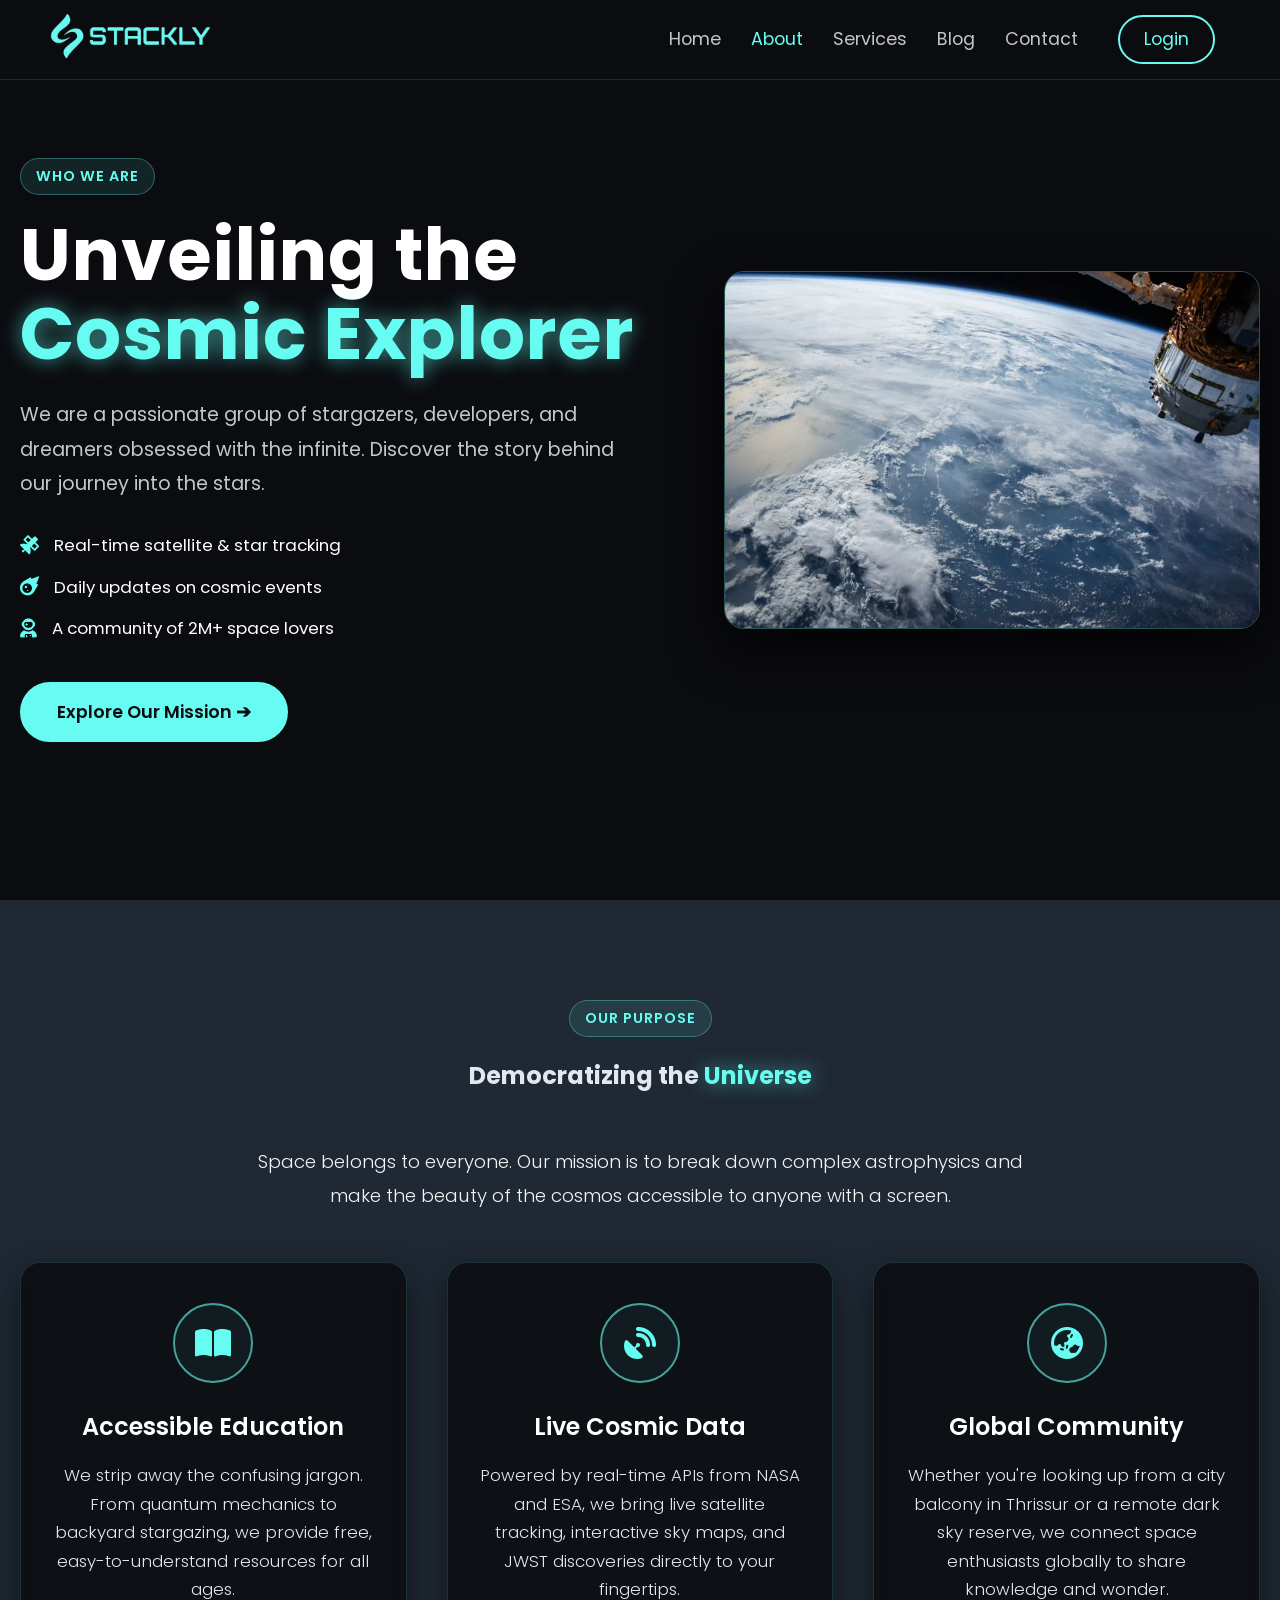
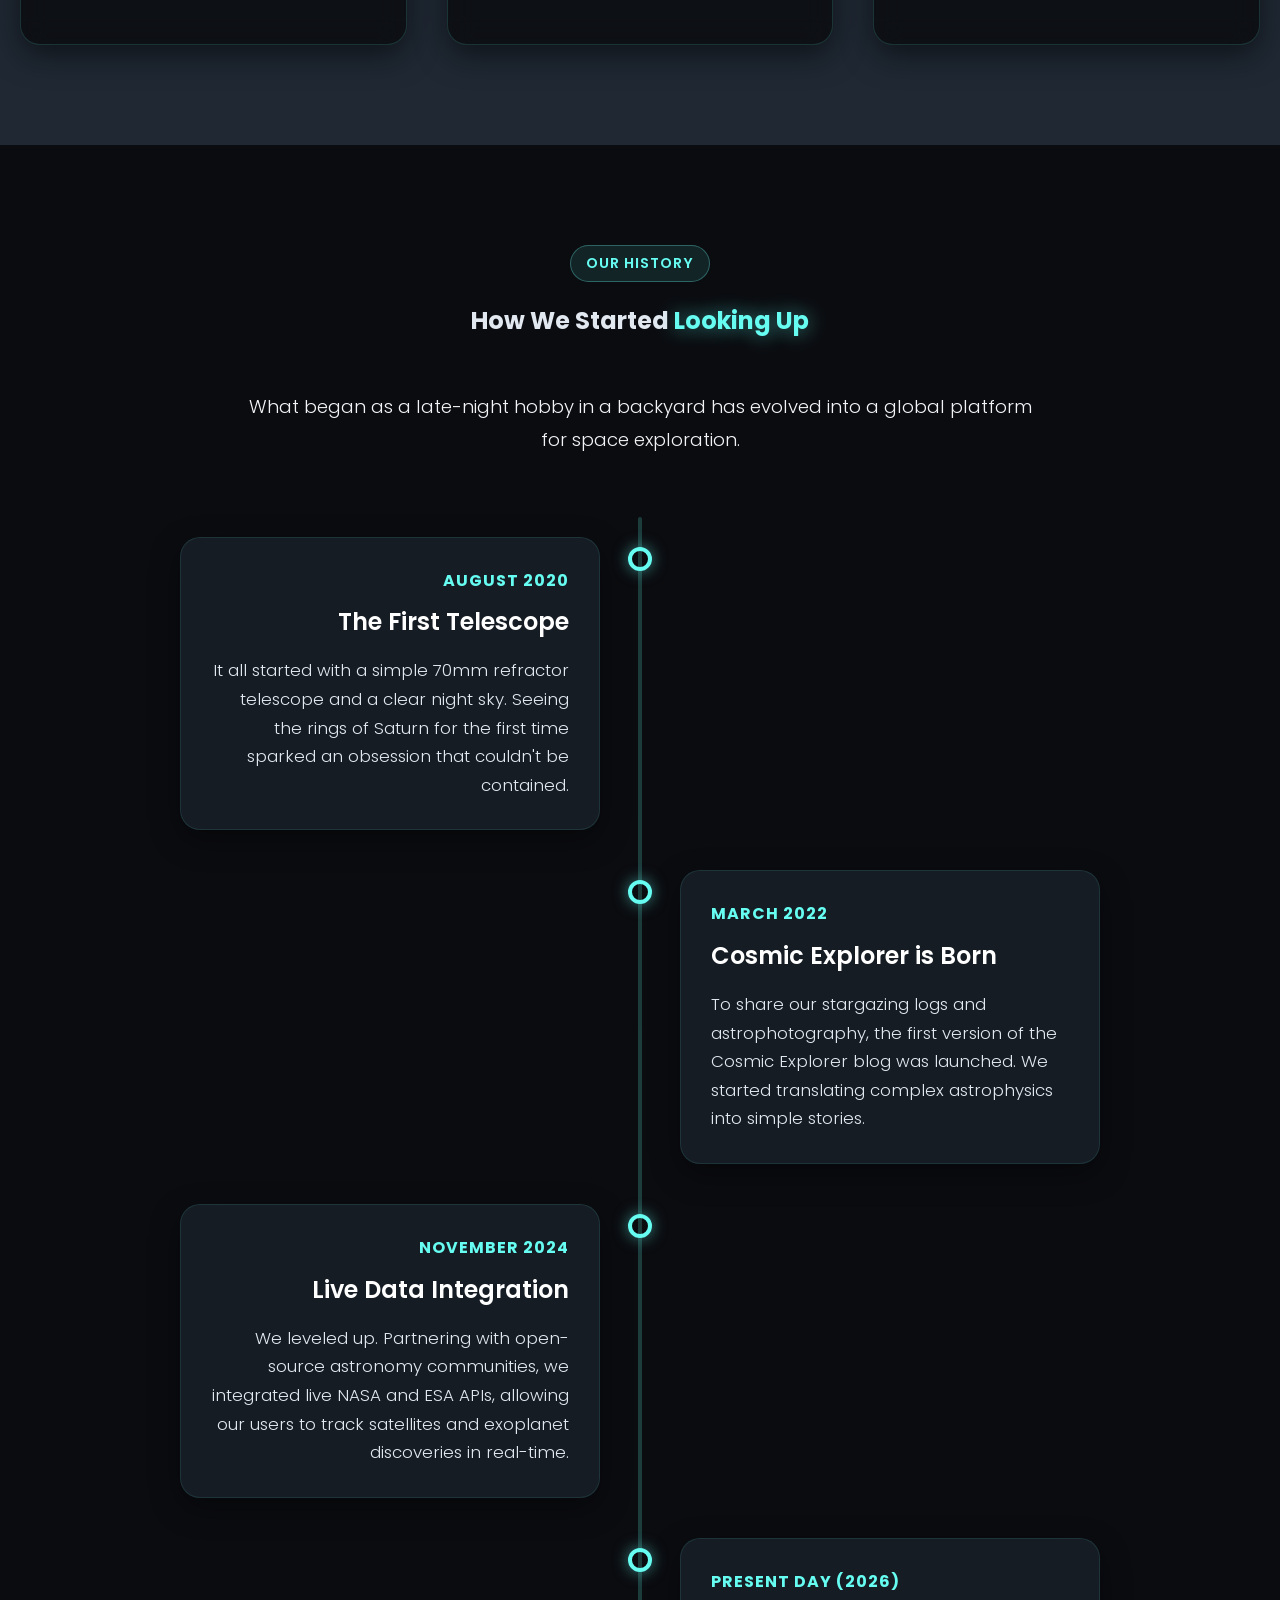
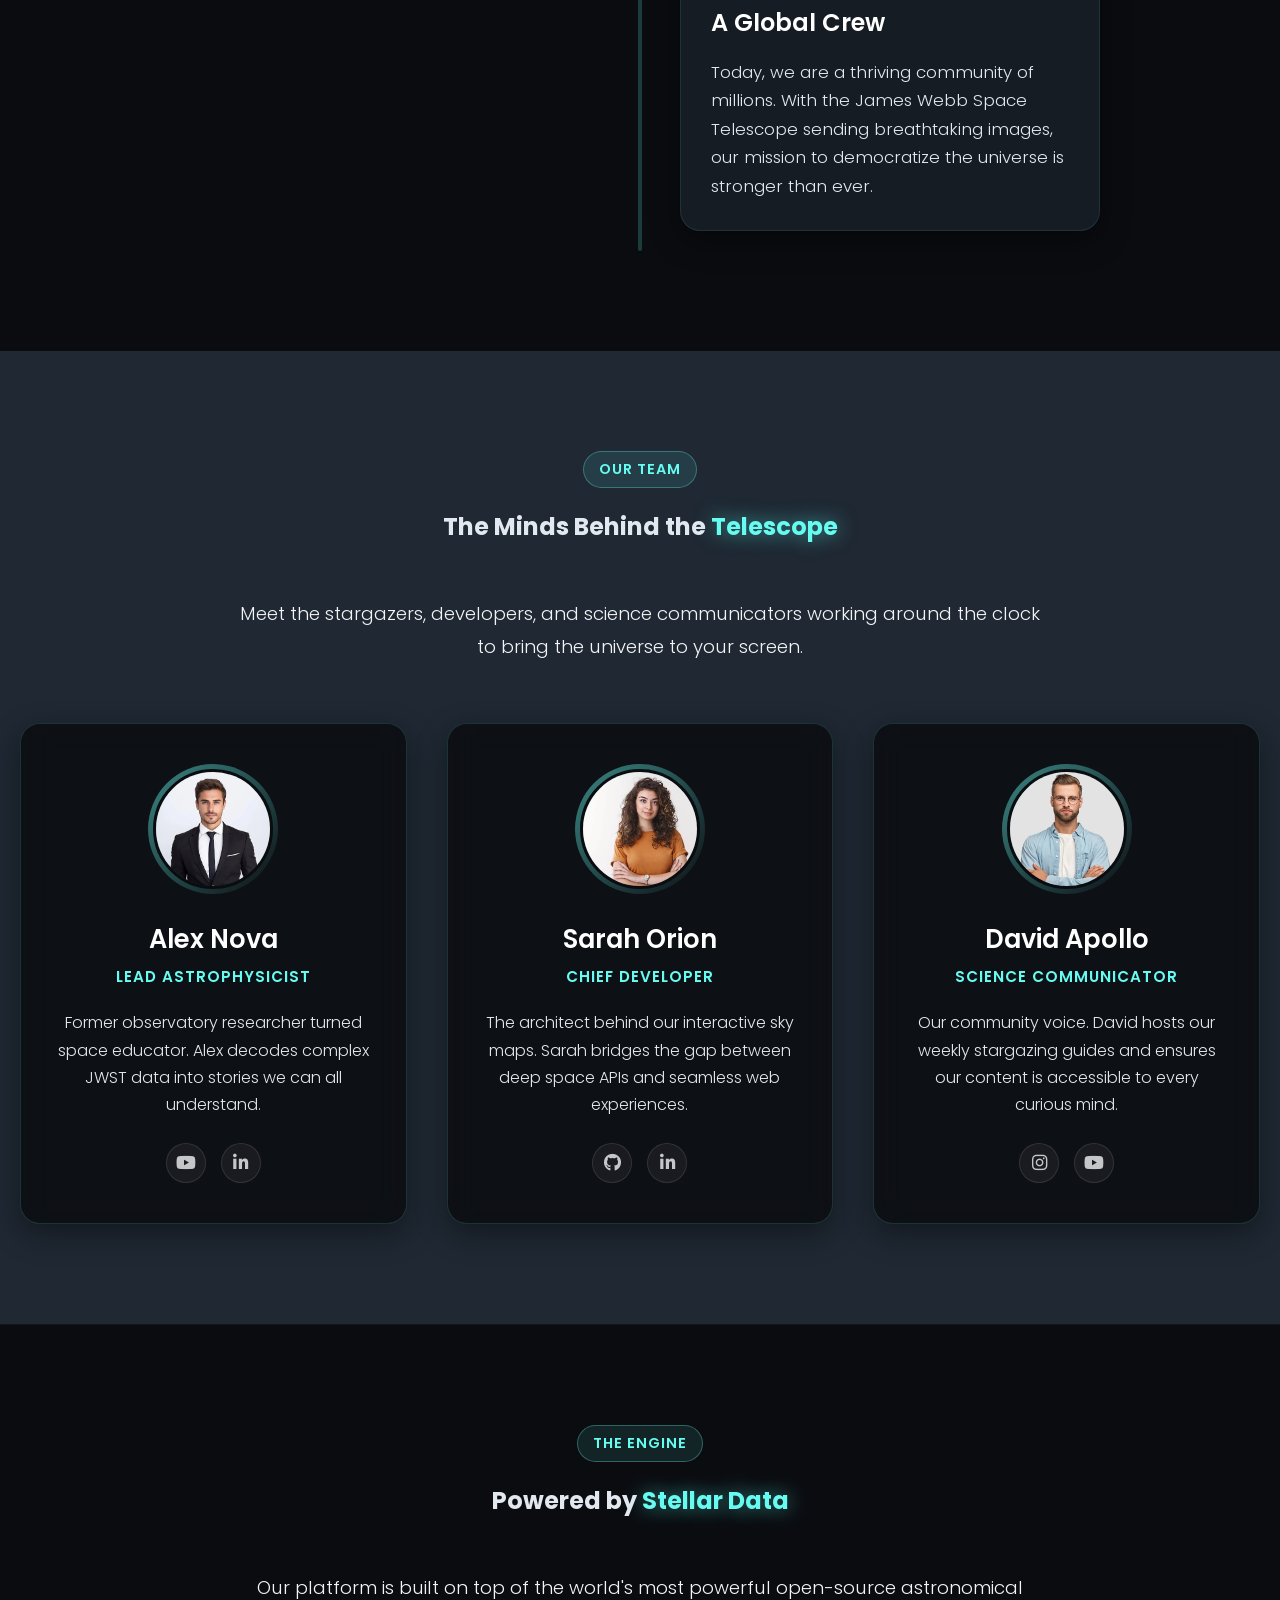
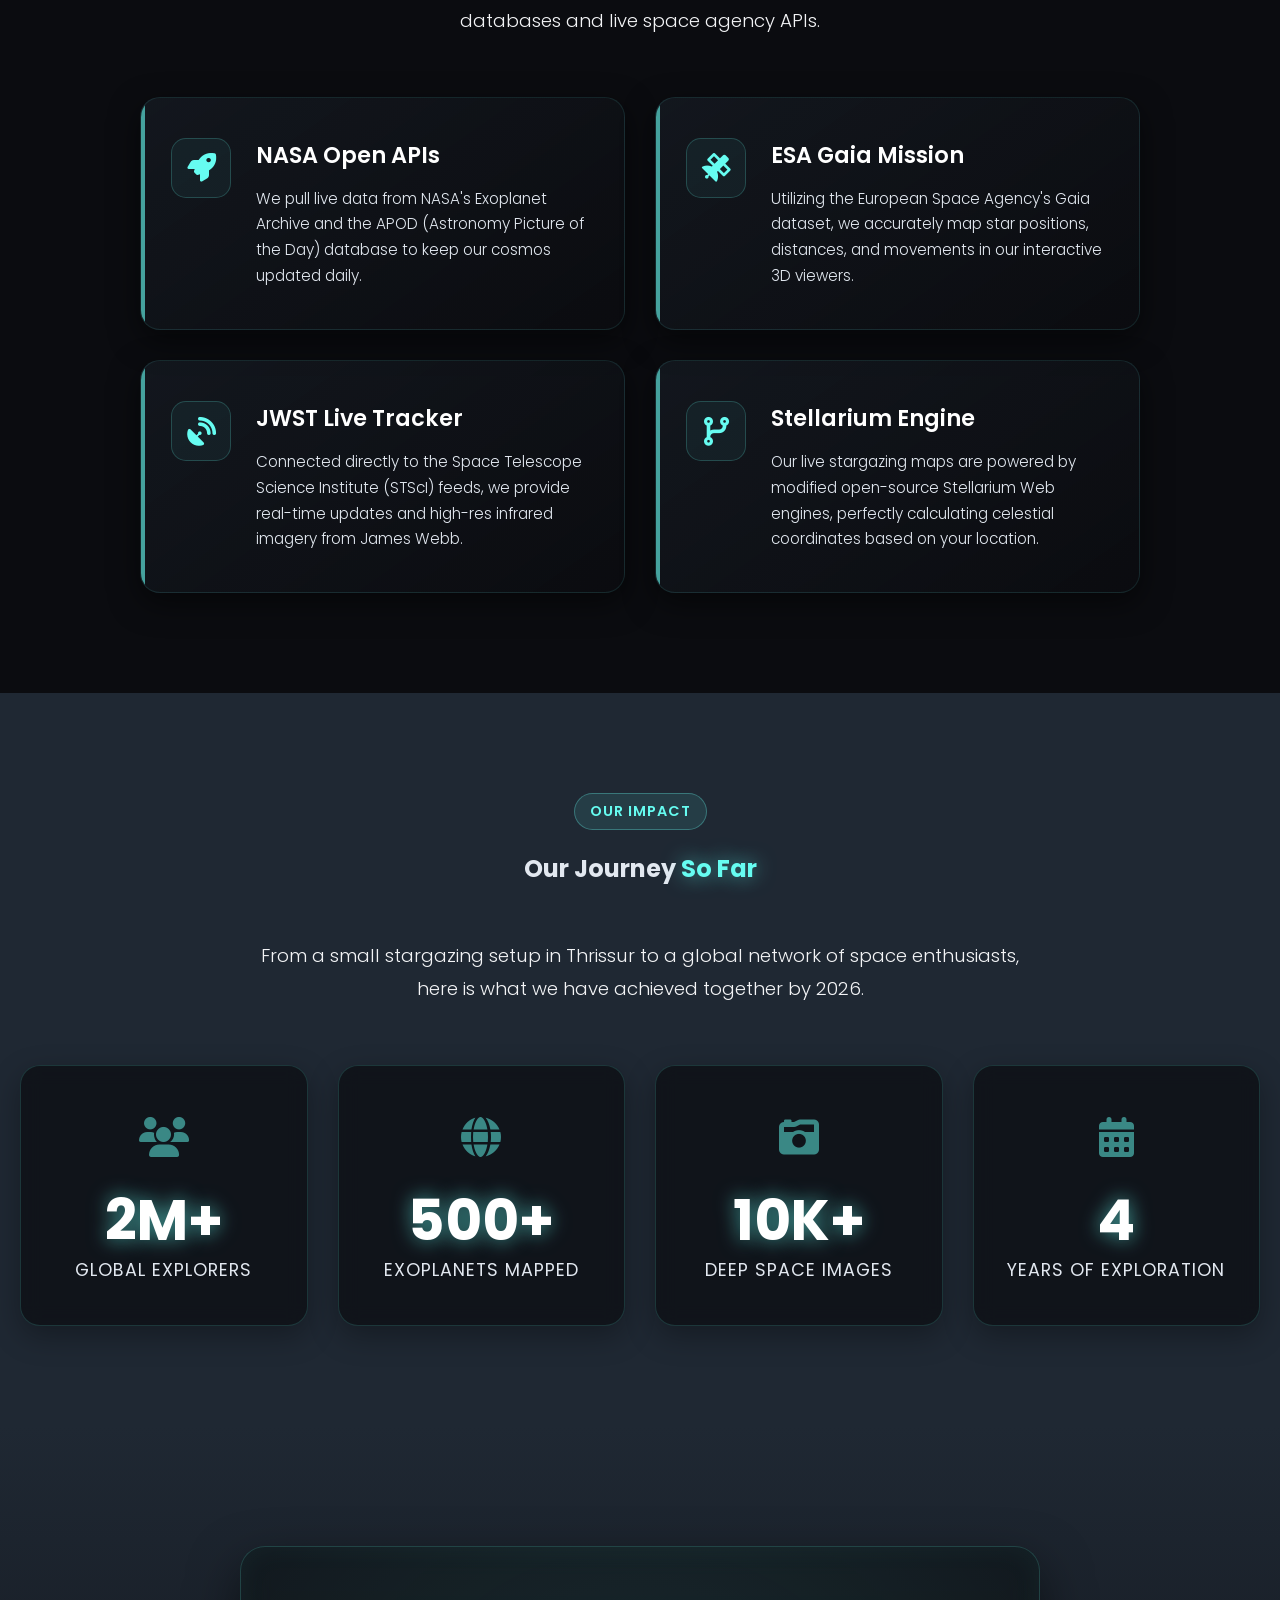
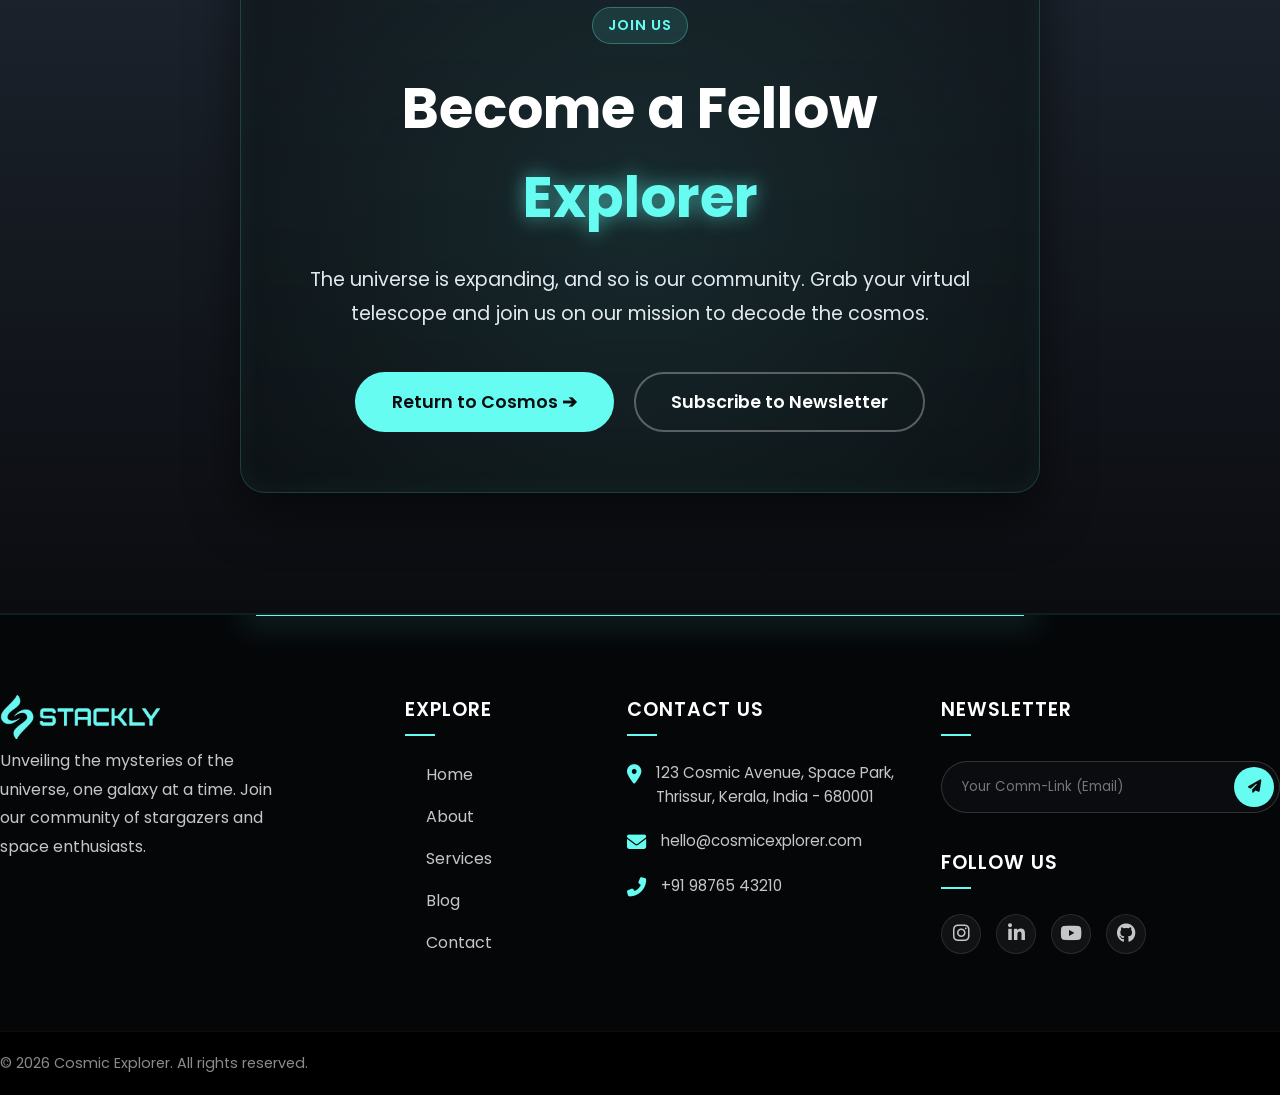
<file: about.html>
<!DOCTYPE html>
<html lang="en">

<head>
    <meta charset="UTF-8">
    <meta name="viewport" content="width=device-width, initial-scale=1.0">
    <title>About</title>
    <link rel="stylesheet" href="about.css">
    <link rel="stylesheet" href="Astronomy.css">
    <link rel="stylesheet" href="https://cdnjs.cloudflare.com/ajax/libs/font-awesome/6.4.0/css/all.min.css">
    <link href="https://unpkg.com/aos@2.3.1/dist/aos.css" rel="stylesheet">
</head>

<body>



    <nav class="navbar">
        <a href="index.html" class="logo-container">
            <img src="./asset/aqua_logo.webp" alt="Company Logo" class="logo-img">
        </a>



        <div class="menu-btn" id="menu-btn">
            <span></span>
            <span></span>
            <span></span>
        </div>


        <ul class="nav-links" id="nav-links">
            <li><a href="index.html">Home</a></li>
            <li><a href="about.html" class="nav-link active">About</a></li>
            <li><a href="services.html">Services</a></li>
            <li><a href="blog.html">Blog</a></li>
            <li><a href="contact.html">Contact</a></li>
            <li><a href="login.html" class="login-btn">Login</a></li>
        </ul>
    </nav>


    <header id="about-hero" class="about-hero-section">
        <div class="container hero-container">


            <div class="hero-text" data-aos="fade-up" data-aos-duration="1500">
                <div class="badge">Who We Are</div>
                <h1 class="hero-title">Unveiling the <br><span class="text-glow">Cosmic Explorer</span></h1>
                <p class="hero-subtitle">We are a passionate group of stargazers, developers, and dreamers obsessed with
                    the infinite. Discover the story behind our journey into the stars.</p>


                <ul class="hero-highlights">
                    <li><i class="fas fa-satellite"></i> Real-time satellite & star tracking</li>
                    <li><i class="fas fa-meteor"></i> Daily updates on cosmic events</li>
                    <li><i class="fas fa-user-astronaut"></i> A community of 2M+ space lovers</li>
                </ul>

                <div class="hero-buttons">
                    <a href="404.html" class="btn-primary">Explore Our Mission ➔</a>
                </div>
            </div>


            <div class="hero-img-box" data-aos="fade-down" data-aos-duration="1500" data-aos-delay="200">
                <img src="./asset/ph13.webp" alt="Astronaut viewing Earth" class="floating-hero-img">
                <div class="hero-img-glow"></div>
            </div>

        </div>
    </header>


    <section id="mission" class="mission-section">
        <div class="container">


            <div class="section-header text-center" data-aos="fade-up" data-aos-duration="1000">
                <div class="badge">Our Purpose</div>
                <h2 class="section-title">Democratizing the <span class="text-glow">Universe</span></h2>
                <div class="title-underline center-line"></div>
                <p class="section-subtitle">Space belongs to everyone. Our mission is to break down complex astrophysics
                    and make the beauty of the cosmos accessible to anyone with a screen.</p>
            </div>


            <div class="mission-grid">


                <div class="mission-card" data-aos="zoom-in-up" data-aos-duration="1000" data-aos-delay="100">
                    <div class="mission-icon">
                        <i class="fas fa-book-open"></i>
                    </div>
                    <h3>Accessible Education</h3>
                    <p>We strip away the confusing jargon. From quantum mechanics to backyard stargazing, we provide
                        free, easy-to-understand resources for all ages.</p>
                </div>


                <div class="mission-card" data-aos="zoom-in-up" data-aos-duration="1000" data-aos-delay="300">
                    <div class="mission-icon">
                        <i class="fas fa-satellite-dish"></i>
                    </div>
                    <h3>Live Cosmic Data</h3>
                    <p>Powered by real-time APIs from NASA and ESA, we bring live satellite tracking, interactive sky
                        maps, and JWST discoveries directly to your fingertips.</p>
                </div>


                <div class="mission-card" data-aos="zoom-in-up" data-aos-duration="1000" data-aos-delay="500">
                    <div class="mission-icon">
                        <i class="fas fa-globe-asia"></i>
                    </div>
                    <h3>Global Community</h3>
                    <p>Whether you're looking up from a city balcony in Thrissur or a remote dark sky reserve, we
                        connect space enthusiasts globally to share knowledge and wonder.</p>
                </div>

            </div>

        </div>
    </section>


    <section id="origin" class="origin-section">
        <div class="container">


            <div class="section-header text-center" data-aos="fade-down" data-aos-duration="1000">
                <div class="badge">Our History</div>
                <h2 class="section-title">How We Started <span class="text-glow">Looking Up</span></h2>
                <div class="title-underline center-line"></div>
                <p class="section-subtitle">What began as a late-night hobby in a backyard has evolved into a global
                    platform for space exploration.</p>
            </div>


            <div class="timeline-container">


                <div class="timeline-item left" data-aos="fade-up" data-aos-duration="1200">
                    <div class="timeline-dot"></div>
                    <div class="timeline-content">
                        <span class="timeline-date">August 2020</span>
                        <h3>The First Telescope</h3>
                        <p>It all started with a simple 70mm refractor telescope and a clear night sky. Seeing the rings
                            of Saturn for the first time sparked an obsession that couldn't be contained.</p>
                    </div>
                </div>


                <div class="timeline-item right" data-aos="fade-down" data-aos-duration="1200">
                    <div class="timeline-dot"></div>
                    <div class="timeline-content">
                        <span class="timeline-date">March 2022</span>
                        <h3>Cosmic Explorer is Born</h3>
                        <p>To share our stargazing logs and astrophotography, the first version of the Cosmic Explorer
                            blog was launched. We started translating complex astrophysics into simple stories.</p>
                    </div>
                </div>


                <div class="timeline-item left" data-aos="fade-up" data-aos-duration="1200">
                    <div class="timeline-dot"></div>
                    <div class="timeline-content">
                        <span class="timeline-date">November 2024</span>
                        <h3>Live Data Integration</h3>
                        <p>We leveled up. Partnering with open-source astronomy communities, we integrated live NASA and
                            ESA APIs, allowing our users to track satellites and exoplanet discoveries in real-time.</p>
                    </div>
                </div>


                <div class="timeline-item right" data-aos="fade-down" data-aos-duration="1200">
                    <div class="timeline-dot"></div>
                    <div class="timeline-content">
                        <span class="timeline-date">Present Day (2026)</span>
                        <h3>A Global Crew</h3>
                        <p>Today, we are a thriving community of millions. With the James Webb Space Telescope sending
                            breathtaking images, our mission to democratize the universe is stronger than ever.</p>
                    </div>
                </div>

            </div>

        </div>
    </section>


    <section id="crew" class="crew-section">
        <div class="container">


            <div class="section-header text-center" data-aos="fade-down" data-aos-duration="1000">
                <div class="badge">Our Team</div>
                <h2 class="section-title">The Minds Behind the <span class="text-glow">Telescope</span></h2>
                <div class="title-underline center-line"></div>
                <p class="section-subtitle">Meet the stargazers, developers, and science communicators working around
                    the clock to bring the universe to your screen.</p>
            </div>


            <div class="crew-grid">


                <div class="crew-card" data-aos="zoom-in-up" data-aos-duration="1200" data-aos-delay="100">
                    <div class="crew-img-wrapper">
                        <img src="./asset/man1.webp" alt="Alex Nova">
                    </div>
                    <h3>Alex Nova</h3>
                    <span class="crew-role">Lead Astrophysicist</span>
                    <p>Former observatory researcher turned space educator. Alex decodes complex JWST data into stories
                        we can all understand.</p>
                    <div class="crew-socials">
                        <a href="404.html" title="X (Twitter)"><i class="fab fa-youtube"></i></a>
                        <a href="404.html" title="LinkedIn"><i class="fab fa-linkedin-in"></i></a>
                    </div>
                </div>


                <div class="crew-card" data-aos="zoom-in-up" data-aos-duration="1200" data-aos-delay="300">
                    <div class="crew-img-wrapper">
                        <img src="./asset/woman1.webp" alt="Sarah Orion">
                    </div>
                    <h3>Sarah Orion</h3>
                    <span class="crew-role">Chief Developer</span>
                    <p>The architect behind our interactive sky maps. Sarah bridges the gap between deep space APIs and
                        seamless web experiences.</p>
                    <div class="crew-socials">
                        <a href="404.html" title="GitHub"><i class="fab fa-github"></i></a>
                        <a href="404.html" title="X (Twitter)"><i class="fab fa-linkedin-in"></i></a>
                    </div>
                </div>


                <div class="crew-card" data-aos="zoom-in-up" data-aos-duration="1200" data-aos-delay="500">
                    <div class="crew-img-wrapper">
                        <img src="./asset/man3.webp" alt="David Apollo">
                    </div>
                    <h3>David Apollo</h3>
                    <span class="crew-role">Science Communicator</span>
                    <p>Our community voice. David hosts our weekly stargazing guides and ensures our content is
                        accessible to every curious mind.</p>
                    <div class="crew-socials">
                        <a href="404.html" title="Instagram"><i class="fab fa-instagram"></i></a>
                        <a href="404.html" title="YouTube"><i class="fab fa-youtube"></i></a>
                    </div>
                </div>

            </div>

        </div>
    </section>


    <section id="technology" class="tech-section">
        <div class="container">


            <div class="section-header text-center" data-aos="fade-down" data-aos-duration="1000">
                <div class="badge">The Engine</div>
                <h2 class="section-title">Powered by <span class="text-glow">Stellar Data</span></h2>
                <div class="title-underline center-line"></div>
                <p class="section-subtitle">Our platform is built on top of the world's most powerful open-source
                    astronomical databases and live space agency APIs.</p>
            </div>


            <div class="tech-grid">


                <div class="tech-card" data-aos="fade-up" data-aos-duration="1200" data-aos-delay="100">
                    <div class="tech-icon"><i class="fas fa-rocket"></i></div>
                    <div class="tech-info">
                        <h3>NASA Open APIs</h3>
                        <p>We pull live data from NASA's Exoplanet Archive and the APOD (Astronomy Picture of the Day)
                            database to keep our cosmos updated daily.</p>
                    </div>
                </div>


                <div class="tech-card" data-aos="fade-down" data-aos-duration="1200" data-aos-delay="200">
                    <div class="tech-icon"><i class="fas fa-satellite"></i></div>
                    <div class="tech-info">
                        <h3>ESA Gaia Mission</h3>
                        <p>Utilizing the European Space Agency's Gaia dataset, we accurately map star positions,
                            distances, and movements in our interactive 3D viewers.</p>
                    </div>
                </div>


                <div class="tech-card" data-aos="fade-up" data-aos-duration="1200" data-aos-delay="300">
                    <div class="tech-icon"><i class="fas fa-satellite-dish"></i></div>
                    <div class="tech-info">
                        <h3>JWST Live Tracker</h3>
                        <p>Connected directly to the Space Telescope Science Institute (STScI) feeds, we provide
                            real-time updates and high-res infrared imagery from James Webb.</p>
                    </div>
                </div>


                <div class="tech-card" data-aos="fade-down" data-aos-duration="1200" data-aos-delay="400">
                    <div class="tech-icon"><i class="fas fa-code-branch"></i></div>
                    <div class="tech-info">
                        <h3>Stellarium Engine</h3>
                        <p>Our live stargazing maps are powered by modified open-source Stellarium Web engines,
                            perfectly calculating celestial coordinates based on your location.</p>
                    </div>
                </div>

            </div>

        </div>
    </section>


    <section id="milestones" class="milestones-section">
        <div class="container">


            <div class="section-header text-center" data-aos="zoom-in" data-aos-duration="1000">
                <div class="badge">Our Impact</div>
                <h2 class="section-title">Our Journey <span class="text-glow">So Far</span></h2>
                <div class="title-underline center-line"></div>
                <p class="section-subtitle">From a small stargazing setup in Thrissur to a global network of space
                    enthusiasts, here is what we have achieved together by 2026.</p>
            </div>


            <div class="stats-grid">


                <div class="stat-card" data-aos="fade-up" data-aos-duration="1000" data-aos-delay="100">
                    <div class="stat-icon"><i class="fas fa-users"></i></div>
                    <h3 class="stat-number text-glow">2M+</h3>
                    <p class="stat-label">Global Explorers</p>
                </div>


                <div class="stat-card" data-aos="fade-up" data-aos-duration="1000" data-aos-delay="200">
                    <div class="stat-icon"><i class="fas fa-globe"></i></div>
                    <h3 class="stat-number text-glow">500+</h3>
                    <p class="stat-label">Exoplanets Mapped</p>
                </div>


                <div class="stat-card" data-aos="fade-up" data-aos-duration="1000" data-aos-delay="300">
                    <div class="stat-icon"><i class="fas fa-camera-retro"></i></div>
                    <h3 class="stat-number text-glow">10K+</h3>
                    <p class="stat-label">Deep Space Images</p>
                </div>


                <div class="stat-card" data-aos="fade-up" data-aos-duration="1000" data-aos-delay="400">
                    <div class="stat-icon"><i class="fas fa-calendar-alt"></i></div>
                    <h3 class="stat-number text-glow">4</h3>
                    <p class="stat-label">Years of Exploration</p>
                </div>

            </div>

        </div>
    </section>


    <section id="join-journey" class="join-cta-section">
        <div class="container text-center">

            <div class="cta-content-box" data-aos="zoom-in" data-aos-duration="1200">
                <div class="badge">Join Us</div>
                <h2 class="cta-title">Become a Fellow <span class="text-glow">Explorer</span></h2>
                <p class="cta-subtitle">The universe is expanding, and so is our community. Grab your virtual telescope
                    and join us on our mission to decode the cosmos.</p>

                <div class="cta-actions">
                    <a href="404.html" class="btn-primary">Return to Cosmos ➔</a>
                    <a href="404.html" class="btn-secondary">Subscribe to Newsletter</a>
                </div>
            </div>

        </div>
    </section>

    <footer id="footer" class="premium-footer">
        <div class="container">

            <div class="footer-main-grid">


                <div class="footer-brand-col" data-aos="fade-up" data-aos-duration="1000">
                    <a href="index.html" class="logo-container">
                        <img src="./asset/aqua_logo.webp" alt="Company Logo" class="logo-img">
                    </a>
                    <p class="brand-text">Unveiling the mysteries of the universe, one galaxy at a time. Join our
                        community of stargazers and space enthusiasts.</p>
                </div>


                <div class="footer-link-col" data-aos="fade-up" data-aos-duration="1000" data-aos-delay="100">
                    <h4 class="footer-title">Explore</h4>
                    <ul class="footer-links">
                        <li><a href="index.html">Home</a></li>
                        <li><a href="about.html">About</a></li>
                        <li><a href="services.html">Services</a></li>
                        <li><a href="blog.html">Blog</a></li>
                        <li><a href="contact.html">Contact</a></li>
                    </ul>
                </div>


                <div class="footer-contact-col" data-aos="fade-up" data-aos-duration="1000" data-aos-delay="200">
                    <h4 class="footer-title">Contact Us</h4>
                    <ul class="contact-list">
                        <li>
                            <i class="fas fa-map-marker-alt"></i>
                            <span>123 Cosmic Avenue, Space Park,<br>Thrissur, Kerala, India - 680001</span>
                        </li>
                        <li>
                            <i class="fas fa-envelope"></i>
                            <span>hello@cosmicexplorer.com</span>
                        </li>
                        <li>
                            <i class="fas fa-phone-alt"></i>
                            <span>+91 98765 43210</span>
                        </li>
                    </ul>
                </div>


                <div class="footer-social-col" data-aos="fade-up" data-aos-duration="1000" data-aos-delay="300">
                    <h4 class="footer-title">Newsletter</h4>

                    <!-- Footer Newsletter Form -->
                    <form class="footer-newsletter-form" id="newsletterForm" novalidate>
                        <div class="newsletter-input-wrapper">
                            <input type="email" id="emailInput" placeholder="Your Comm-Link (Email)" required>
                            <button type="submit" id="newsletterBtn"><i class="fas fa-paper-plane"></i></button>
                        </div>
                        <!-- Validation Status Message -->
                        <div id="newsletterStatus" class="newsletter-status"></div>
                    </form>

                    <div id="formMessage" class="form-message"></div>

                    <h4 class="footer-title social-title">Follow Us</h4>
                    <div class="social-icons">
                        <a href="404.html" class="social-btn" title="Instagram"><i class="fab fa-instagram"></i></a>
                        <a href="404.html" class="social-btn" title="X (Twitter)"><i class="fab fa-linkedin-in"></i></a>
                        <a href="404.html" class="social-btn" title="YouTube"><i class="fab fa-youtube"></i></a>
                        <a href="404.html" class="social-btn" title="GitHub"><i class="fab fa-github"></i></a>
                    </div>
                </div>

            </div>

        </div>


        <div class="footer-bottom-bar">
            <div class="container bar-content">
                <p>&copy; 2026 Cosmic Explorer. All rights reserved.</p>

            </div>
        </div>
    </footer>


    <script src="main.js"></script>
    <script src="https://unpkg.com/aos@2.3.1/dist/aos.js"></script>
    <script>
        AOS.init({
            duration: 1000,
            once: true,
            offset: 100
        });
    </script>
</body>

</html>
</file>
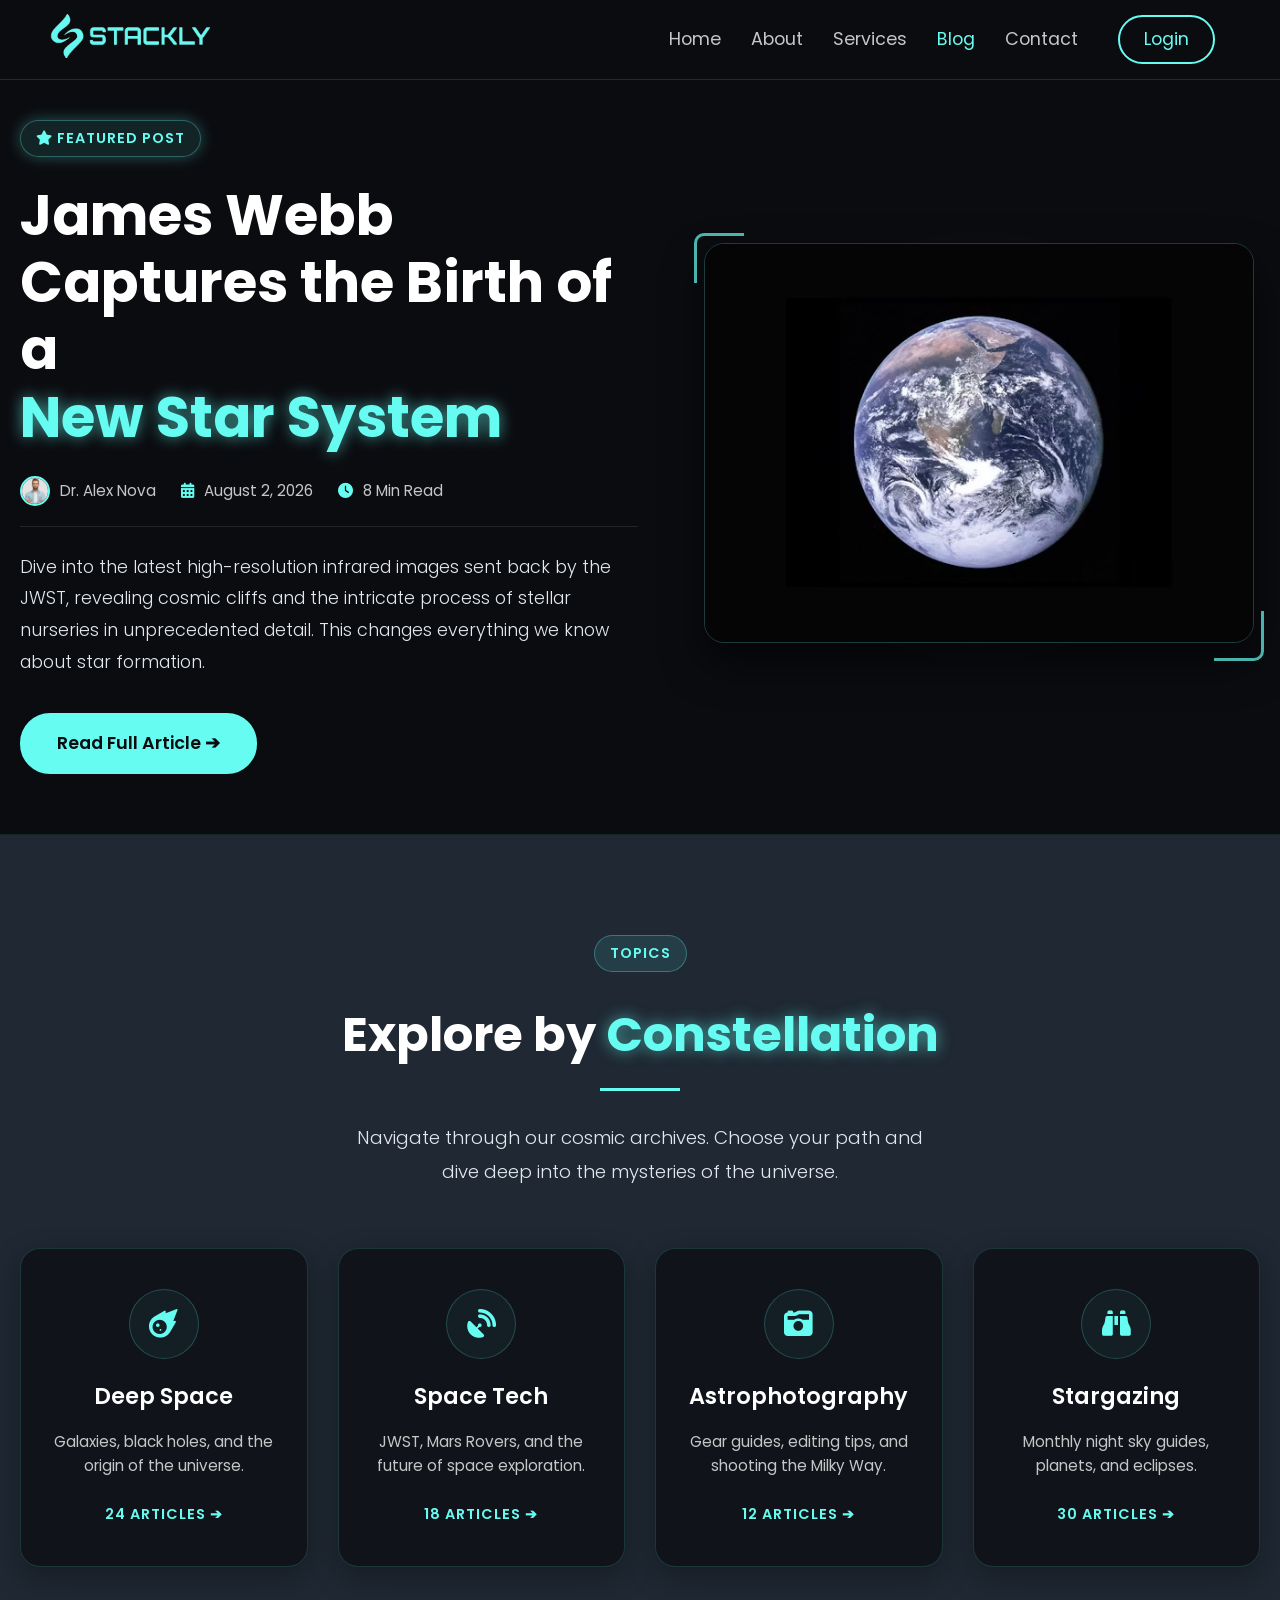
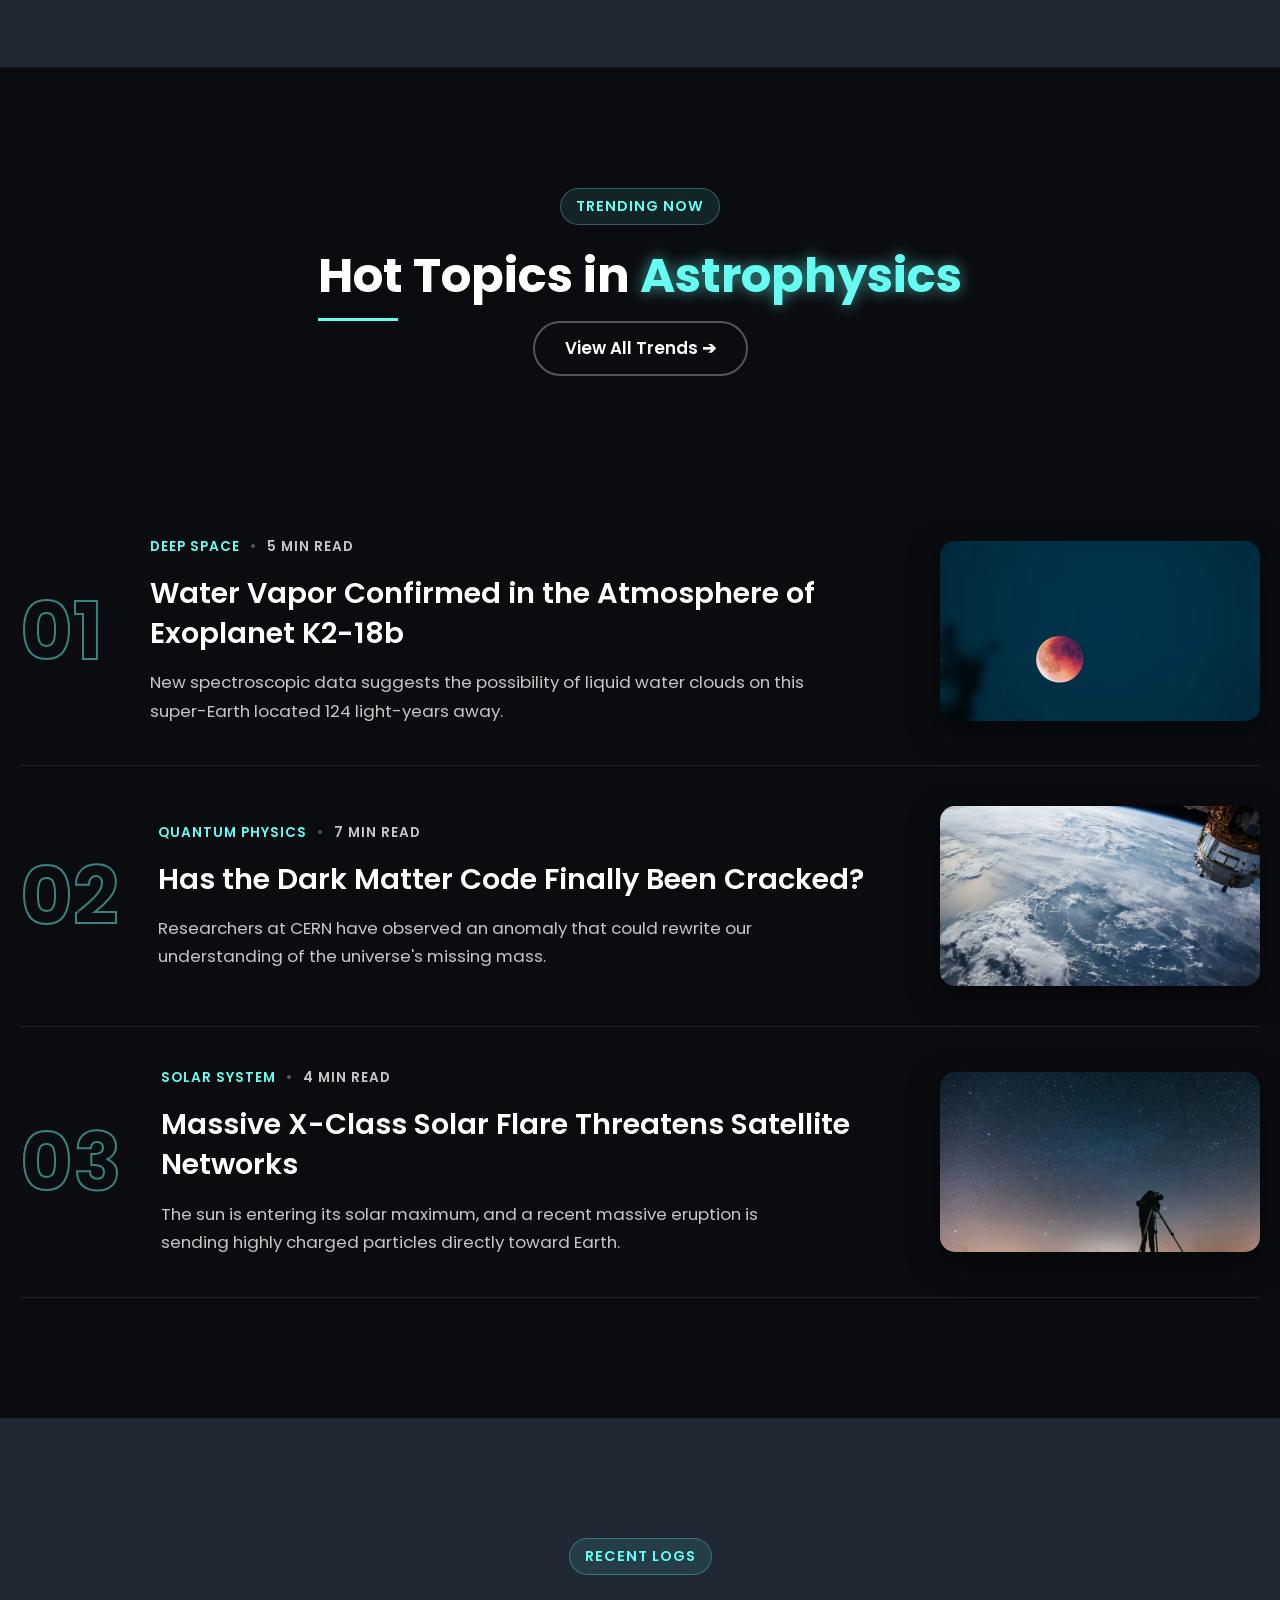
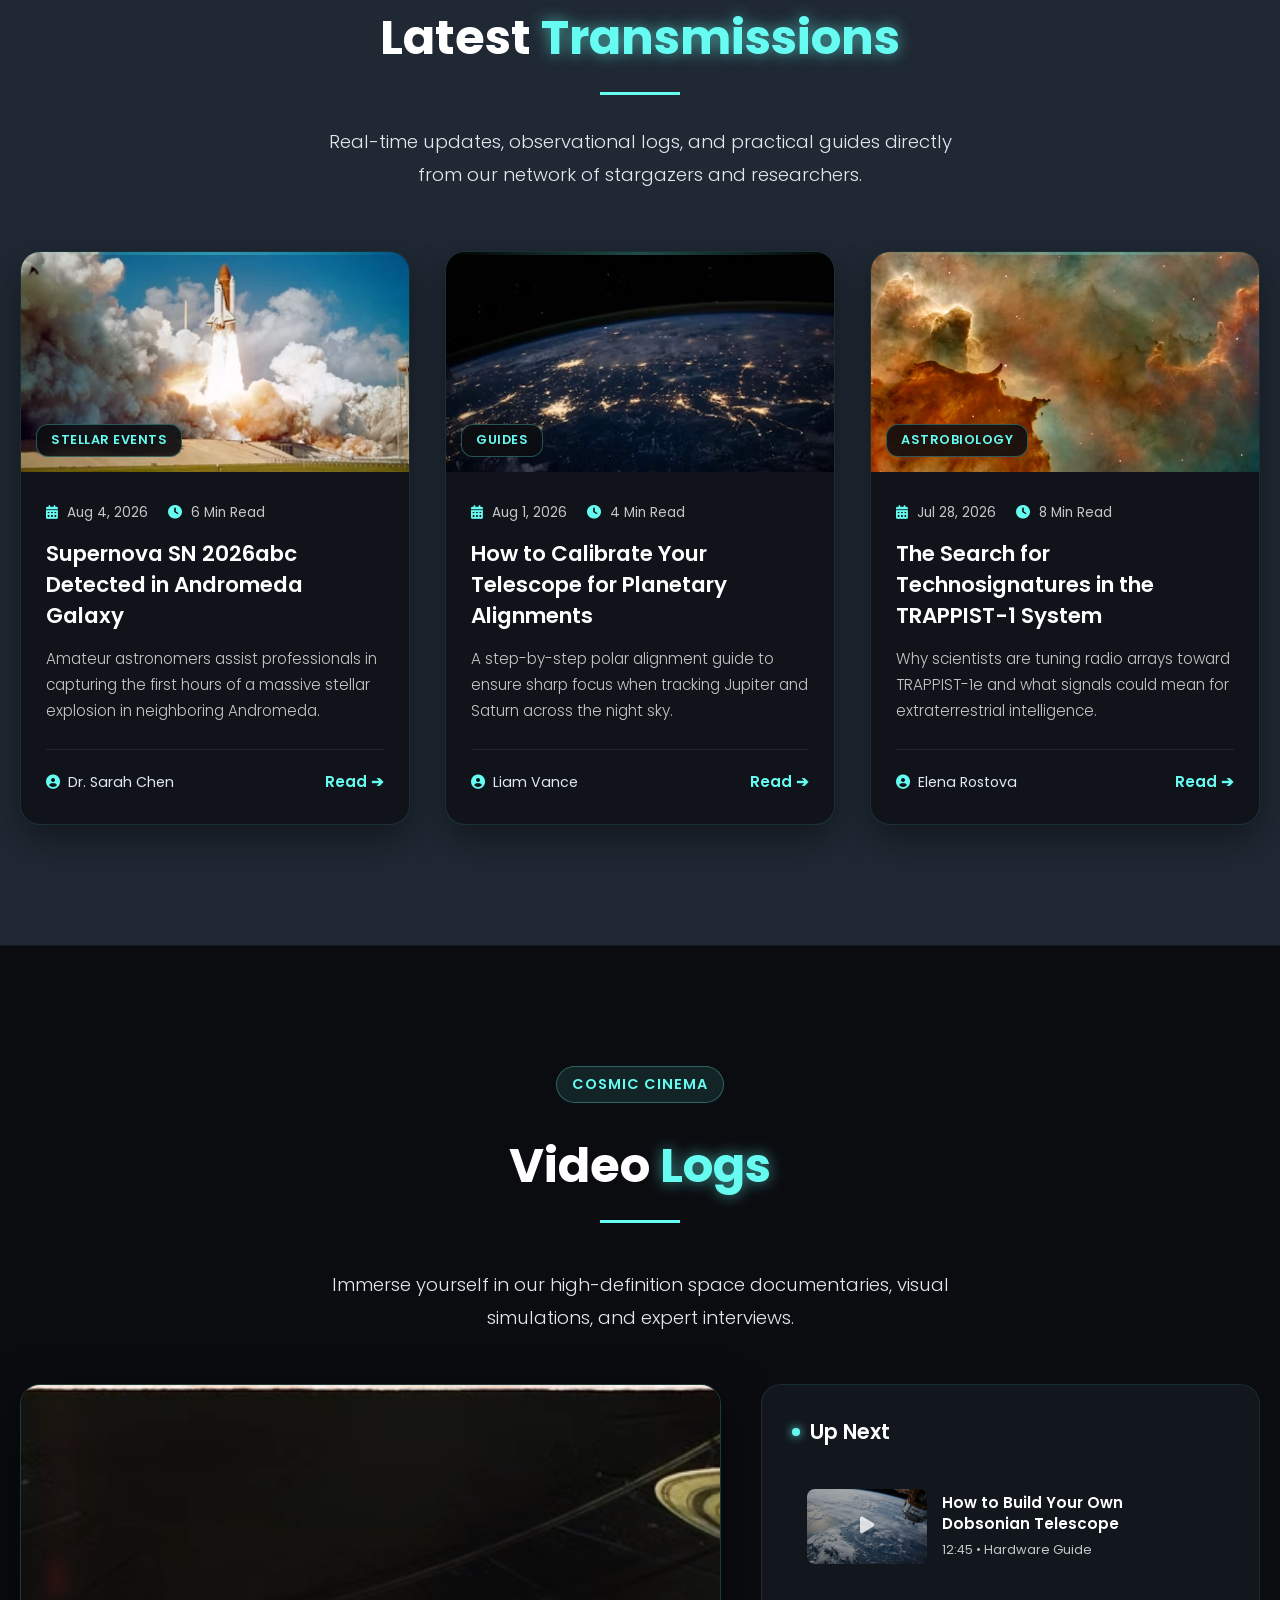
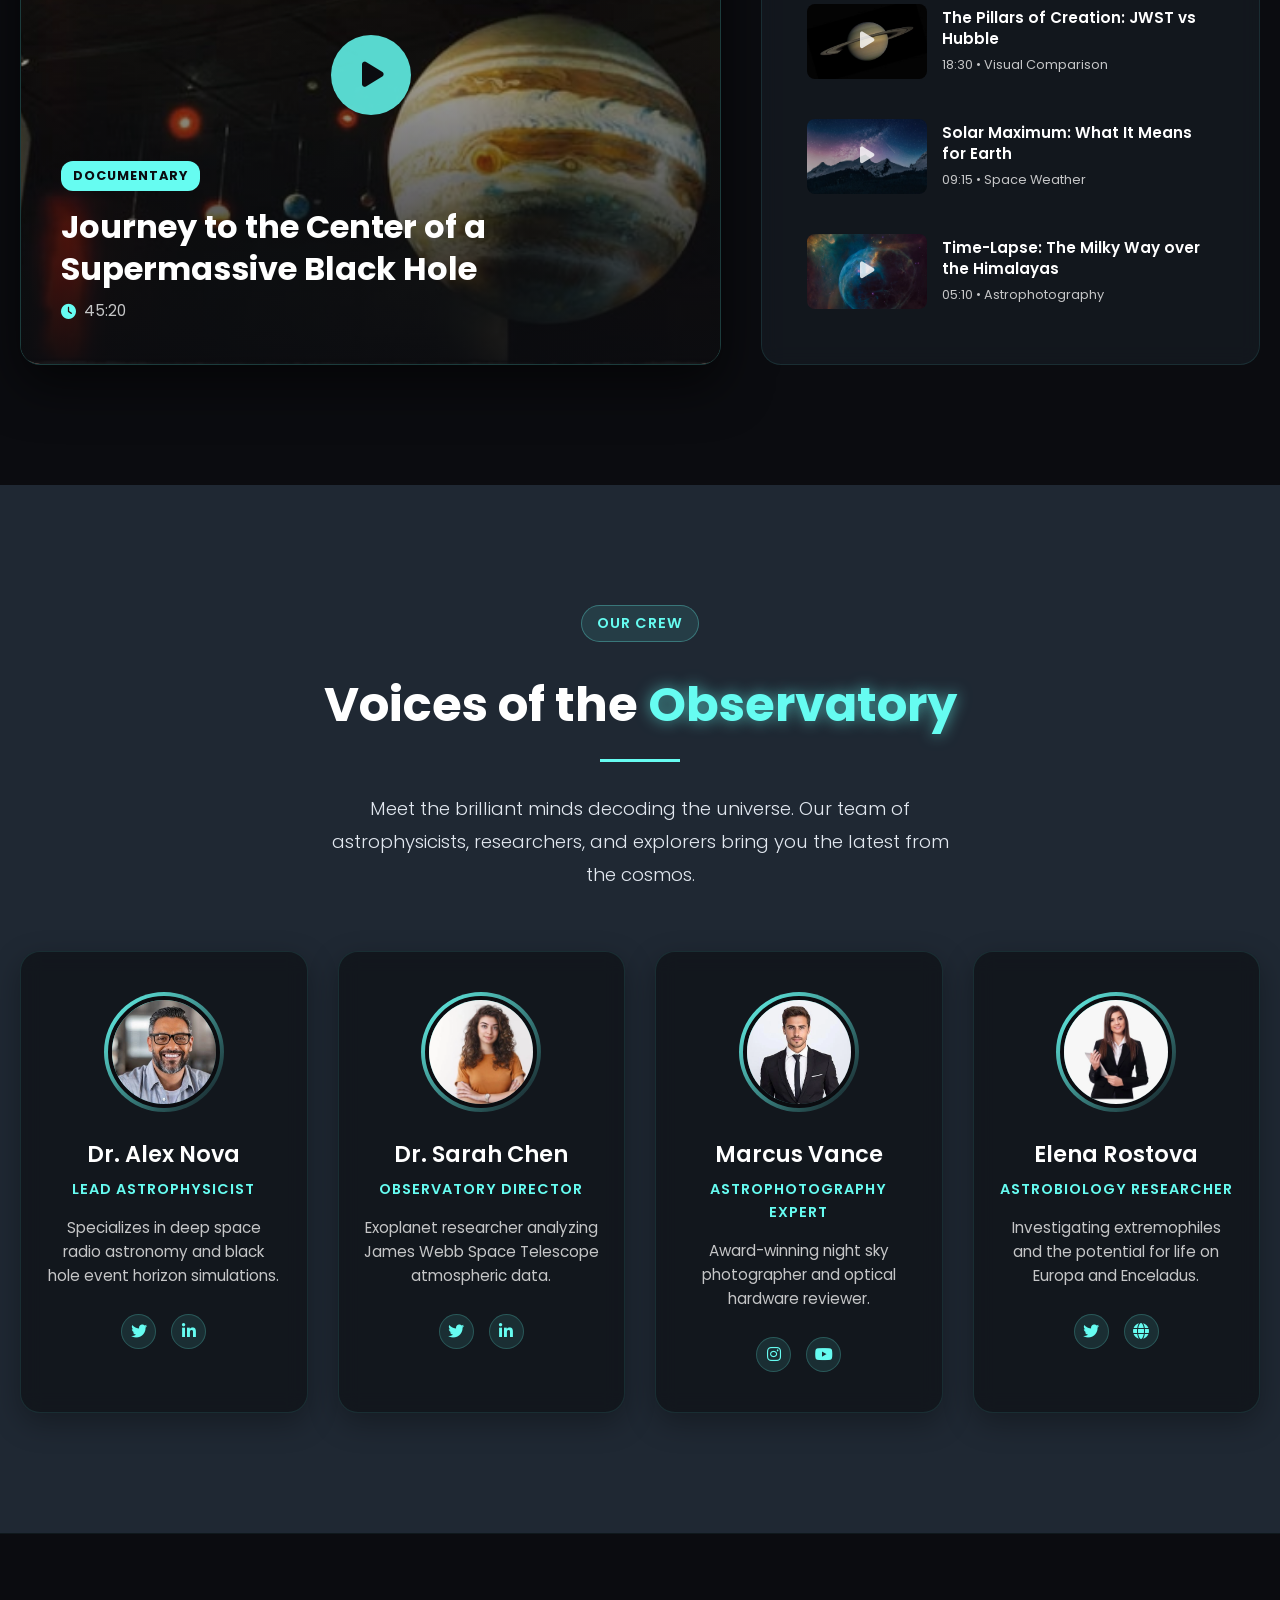
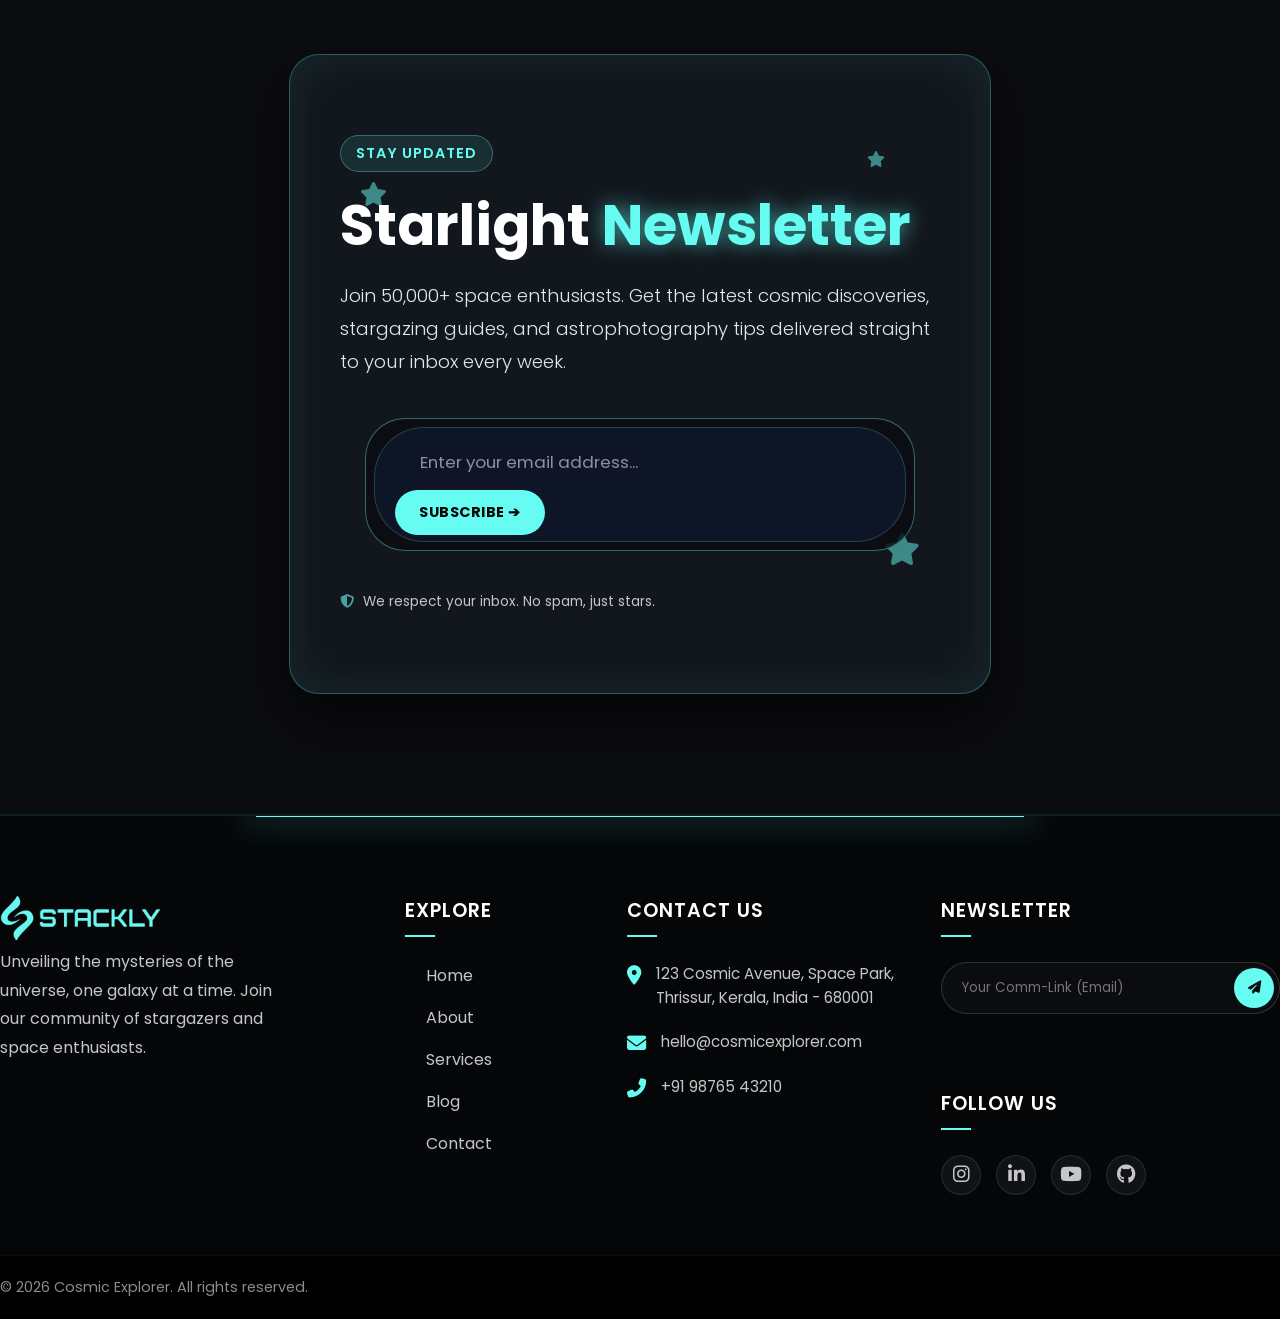
<file: blog.html>
<!DOCTYPE html>
<html lang="en">

<head>
    <meta charset="UTF-8">
    <meta name="viewport" content="width=device-width, initial-scale=1.0">
    <title>Blob</title>
    <link rel="stylesheet" href="blog.css">
    <link rel="stylesheet" href="Astronomy.css">
    <link rel="stylesheet" href="https://cdnjs.cloudflare.com/ajax/libs/font-awesome/6.4.0/css/all.min.css">
    <link href="https://unpkg.com/aos@2.3.1/dist/aos.css" rel="stylesheet">
</head>

<body>

    <nav class="navbar">
        <a href="index.html" class="logo-container">
            <img src="./asset/aqua_logo.webp" alt="Company Logo" class="logo-img">
        </a>



        <div class="menu-btn" id="menu-btn">
            <span></span>
            <span></span>
            <span></span>
        </div>


        <ul class="nav-links" id="nav-links">
            <li><a href="index.html">Home</a></li>
            <li><a href="about.html">About</a></li>
            <li><a href="services.html">Services</a></li>
            <li><a href="blog.html" class="nav-link active">Blog</a></li>
            <li><a href="contact.html">Contact</a></li>
            <li><a href="login.html" class="login-btn">Login</a></li>
        </ul>
    </nav>


    <header id="blog-hero" class="blog-hero-section">
        <div class="container hero-container">


            <div class="hero-text" data-aos="fade-down" data-aos-duration="1500">
                <div class="badge glow-badge"><i class="fas fa-star"></i> Featured Post</div>

                <h1 class="post-title">James Webb Captures the Birth of a <br><span class="text-glow">New Star
                        System</span></h1>


                <div class="post-meta">
                    <span class="author"><img src="./asset/man3.webp" alt="Author" class="author-img"> Dr. Alex
                        Nova</span>
                    <span class="date"><i class="fas fa-calendar-alt"></i> August 2, 2026</span>
                    <span class="read-time"><i class="fas fa-clock"></i> 8 Min Read</span>
                </div>

                <p class="post-excerpt">Dive into the latest high-resolution infrared images sent back by the JWST,
                    revealing cosmic cliffs and the intricate process of stellar nurseries in unprecedented detail. This
                    changes everything we know about star formation.</p>

                <div class="hero-buttons">
                    <a href="404.html" class="btn-primary">Read Full Article ➔</a>
                </div>
            </div>


            <div class="hero-img-box" data-aos="fade-up" data-aos-duration="1500" data-aos-delay="200">
                <div class="featured-img-wrapper">
                    <img src="./asset/ph2.webp" alt="Star Formation JWST" class="featured-post-img">
                    <div class="img-glow-backdrop"></div>

                    <div class="corner top-left"></div>
                    <div class="corner bottom-right"></div>
                </div>
            </div>

        </div>
    </header>


    <section id="categories" class="blog-categories-section">
        <div class="container">


            <div class="section-header text-center" data-aos="fade-down" data-aos-duration="1000">
                <div class="badge">Topics</div>
                <h2 class="section-title">Explore by <span class="text-glow">Constellation</span></h2>
                <div class="title-underline center-line"></div>
                <p class="section-subtitle">Navigate through our cosmic archives. Choose your path and dive deep into
                    the mysteries of the universe.</p>
            </div>


            <div class="category-grid">


                <a href="404.html" class="category-card" data-aos="zoom-in" data-aos-duration="1000"
                    data-aos-delay="100">
                    <div class="cat-icon"><i class="fas fa-meteor"></i></div>
                    <h3>Deep Space</h3>
                    <p>Galaxies, black holes, and the origin of the universe.</p>
                    <span class="cat-count">24 Articles ➔</span>
                </a>


                <a href="404.html" class="category-card" data-aos="zoom-in" data-aos-duration="1000"
                    data-aos-delay="200">
                    <div class="cat-icon"><i class="fas fa-satellite-dish"></i></div>
                    <h3>Space Tech</h3>
                    <p>JWST, Mars Rovers, and the future of space exploration.</p>
                    <span class="cat-count">18 Articles ➔</span>
                </a>


                <a href="404.html" class="category-card" data-aos="zoom-in" data-aos-duration="1000"
                    data-aos-delay="300">
                    <div class="cat-icon"><i class="fas fa-camera-retro"></i></div>
                    <h3>Astrophotography</h3>
                    <p>Gear guides, editing tips, and shooting the Milky Way.</p>
                    <span class="cat-count">12 Articles ➔</span>
                </a>


                <a href="404.html" class="category-card" data-aos="zoom-in" data-aos-duration="1000"
                    data-aos-delay="400">
                    <div class="cat-icon"><i class="fas fa-binoculars"></i></div>
                    <h3>Stargazing</h3>
                    <p>Monthly night sky guides, planets, and eclipses.</p>
                    <span class="cat-count">30 Articles ➔</span>
                </a>

            </div>

        </div>
    </section>


    <section id="trending" class="trending-section">
        <div class="container">


            <div class="section-header" data-aos="fade-up" data-aos-duration="1000">
                <div class="header-flex">
                    <div>
                        <div class="badge">Trending Now</div>
                        <h2 class="section-title">Hot Topics in <span class="text-glow">Astrophysics</span></h2>
                        <div class="title-underline"></div>
                    </div>
                    <a href="404.html" class="btn-outline hidden-mobile">View All Trends ➔</a>
                </div>
            </div>


            <div class="trending-list">


                <a href="404.html" class="trending-row" data-aos="fade-up" data-aos-duration="1000">
                    <div class="trend-number">01</div>
                    <div class="trend-content">
                        <div class="trend-meta">
                            <span class="category">Deep Space</span>
                            <span class="dot">•</span>
                            <span class="read-time">5 Min Read</span>
                        </div>
                        <h3 class="trend-title">Water Vapor Confirmed in the Atmosphere of Exoplanet K2-18b</h3>
                        <p class="trend-desc">New spectroscopic data suggests the possibility of liquid water clouds on
                            this super-Earth located 124 light-years away.</p>
                    </div>
                    <div class="trend-image">
                        <img src="./asset/ph12.webp" alt="Exoplanet Atmosphere">
                    </div>
                </a>


                <a href="404.html" class="trending-row" data-aos="fade-up" data-aos-duration="1000"
                    data-aos-delay="100">
                    <div class="trend-number">02</div>
                    <div class="trend-content">
                        <div class="trend-meta">
                            <span class="category">Quantum Physics</span>
                            <span class="dot">•</span>
                            <span class="read-time">7 Min Read</span>
                        </div>
                        <h3 class="trend-title">Has the Dark Matter Code Finally Been Cracked?</h3>
                        <p class="trend-desc">Researchers at CERN have observed an anomaly that could rewrite our
                            understanding of the universe's missing mass.</p>
                    </div>
                    <div class="trend-image">
                        <img src="./asset/ph13.webp" alt="Dark Matter">
                    </div>
                </a>


                <a href="404.html" class="trending-row" data-aos="fade-up" data-aos-duration="1000"
                    data-aos-delay="200">
                    <div class="trend-number">03</div>
                    <div class="trend-content">
                        <div class="trend-meta">
                            <span class="category">Solar System</span>
                            <span class="dot">•</span>
                            <span class="read-time">4 Min Read</span>
                        </div>
                        <h3 class="trend-title">Massive X-Class Solar Flare Threatens Satellite Networks</h3>
                        <p class="trend-desc">The sun is entering its solar maximum, and a recent massive eruption is
                            sending highly charged particles directly toward Earth.</p>
                    </div>
                    <div class="trend-image">
                        <img src="./asset/ph10.webp" alt="Solar Flare">
                    </div>
                </a>

            </div>


            <div class="text-center show-mobile mt-3">
                <a href="404.html" class="btn-outline">View All Trends ➔</a>
            </div>

        </div>
    </section>


    <section id="latest-transmissions" class="transmissions-section">
        <div class="container">


            <div class="section-header text-center" data-aos="fade-down" data-aos-duration="1000">
                <div class="badge">Recent Logs</div>
                <h2 class="section-title">Latest <span class="text-glow">Transmissions</span></h2>
                <div class="title-underline center-line"></div>
                <p class="section-subtitle">Real-time updates, observational logs, and practical guides directly from
                    our network of stargazers and researchers.</p>
            </div>


            <div class="transmissions-grid">


                <article class="transmission-post" data-aos="fade-up" data-aos-duration="1000" data-aos-delay="100">
                    <div class="cyber-top-line"></div>
                    <div class="post-media">
                        <img src="./asset/ph4.webp" alt="Supernova Event">
                        <span class="category-tag">Stellar Events</span>
                    </div>
                    <div class="post-details">
                        <div class="post-info">
                            <span><i class="fas fa-calendar-alt"></i> Aug 4, 2026</span>
                            <span><i class="fas fa-clock"></i> 6 Min Read</span>
                        </div>
                        <h3 class="post-heading"><a href="404.html">Supernova SN 2026abc Detected in Andromeda
                                Galaxy</a></h3>
                        <p class="post-snippet">Amateur astronomers assist professionals in capturing the first hours of
                            a massive stellar explosion in neighboring Andromeda.</p>
                        <div class="post-footer">
                            <span class="author-name"><i class="fas fa-user-circle"></i> Dr. Sarah Chen</span>
                            <a href="404.html" class="read-btn">Read ➔</a>
                        </div>
                    </div>
                </article>


                <article class="transmission-post" data-aos="fade-up" data-aos-duration="1000" data-aos-delay="200">
                    <div class="cyber-top-line"></div>
                    <div class="post-media">
                        <img src="./asset/ph5.webp" alt="Telescope Calibration">
                        <span class="category-tag">Guides</span>
                    </div>
                    <div class="post-details">
                        <div class="post-info">
                            <span><i class="fas fa-calendar-alt"></i> Aug 1, 2026</span>
                            <span><i class="fas fa-clock"></i> 4 Min Read</span>
                        </div>
                        <h3 class="post-heading"><a href="404.">How to Calibrate Your Telescope for Planetary
                                Alignments</a></h3>
                        <p class="post-snippet">A step-by-step polar alignment guide to ensure sharp focus when tracking
                            Jupiter and Saturn across the night sky.</p>
                        <div class="post-footer">
                            <span class="author-name"><i class="fas fa-user-circle"></i> Liam Vance</span>
                            <a href="404.html" class="read-btn">Read ➔</a>
                        </div>
                    </div>
                </article>


                <article class="transmission-post" data-aos="fade-up" data-aos-duration="1000" data-aos-delay="300">
                    <div class="cyber-top-line"></div>
                    <div class="post-media">
                        <img src="./asset/ph6.webp" alt="Astrobiology">
                        <span class="category-tag">Astrobiology</span>
                    </div>
                    <div class="post-details">
                        <div class="post-info">
                            <span><i class="fas fa-calendar-alt"></i> Jul 28, 2026</span>
                            <span><i class="fas fa-clock"></i> 8 Min Read</span>
                        </div>
                        <h3 class="post-heading"><a href="404.html">The Search for Technosignatures in the TRAPPIST-1
                                System</a></h3>
                        <p class="post-snippet">Why scientists are tuning radio arrays toward TRAPPIST-1e and what
                            signals could mean for extraterrestrial intelligence.</p>
                        <div class="post-footer">
                            <span class="author-name"><i class="fas fa-user-circle"></i> Elena Rostova</span>
                            <a href="404.html" class="read-btn">Read ➔</a>
                        </div>
                    </div>
                </article>

            </div>

        </div>
    </section>


    <section id="video-logs" class="video-logs-section">
        <div class="container">


            <div class="section-header" data-aos="fade-up" data-aos-duration="1000">
                <div class="badge">Cosmic Cinema</div>
                <h2 class="section-title">Video <span class="text-glow">Logs</span></h2>
                <div class="title-underline"></div>
                <p class="section-subtitle">Immerse yourself in our high-definition space documentaries, visual
                    simulations, and expert interviews.</p>
            </div>


            <div class="video-layout">


                <div class="main-video-player" data-aos="zoom-in" data-aos-duration="1200">
                    <img src="./asset/ph11.webp" alt="Black Hole Simulation" class="main-thumbnail">
                    <div class="video-overlay"></div>


                    <a href="404.html" class="main-play-btn">
                        <i class="fas fa-play"></i>
                    </a>


                    <div class="main-video-info">
                        <span class="video-tag">Documentary</span>
                        <h3>Journey to the Center of a Supermassive Black Hole</h3>
                        <span class="video-duration"><i class="fas fa-clock"></i> 45:20</span>
                    </div>
                </div>


                <div class="video-playlist" data-aos="fade-down" data-aos-duration="1200">
                    <h4 class="playlist-title">Up Next</h4>


                    <a href="404.html" class="playlist-item">
                        <div class="pl-thumbnail">
                            <img src="./asset/ph13.webp" alt="Telescope view">
                            <div class="pl-play-icon"><i class="fas fa-play"></i></div>
                        </div>
                        <div class="pl-info">
                            <h5>How to Build Your Own Dobsonian Telescope</h5>
                            <span>12:45 • Hardware Guide</span>
                        </div>
                    </a>


                    <a href="404.html" class="playlist-item">
                        <div class="pl-thumbnail">
                            <img src="./asset/ph7.webp" alt="Nebula">
                            <div class="pl-play-icon"><i class="fas fa-play"></i></div>
                        </div>
                        <div class="pl-info">
                            <h5>The Pillars of Creation: JWST vs Hubble</h5>
                            <span>18:30 • Visual Comparison</span>
                        </div>
                    </a>


                    <a href="404.html" class="playlist-item">
                        <div class="pl-thumbnail">
                            <img src="./asset/ph9.webp" alt="Sun Surface">
                            <div class="pl-play-icon"><i class="fas fa-play"></i></div>
                        </div>
                        <div class="pl-info">
                            <h5>Solar Maximum: What It Means for Earth</h5>
                            <span>09:15 • Space Weather</span>
                        </div>
                    </a>


                    <a href="404.html" class="playlist-item">
                        <div class="pl-thumbnail">
                            <img src="./asset/ph14.webp" alt="Starry Sky">
                            <div class="pl-play-icon"><i class="fas fa-play"></i></div>
                        </div>
                        <div class="pl-info">
                            <h5>Time-Lapse: The Milky Way over the Himalayas</h5>
                            <span>05:10 • Astrophotography</span>
                        </div>
                    </a>

                </div>

            </div>

        </div>
    </section>


    <section id="writers" class="writers-section">
        <div class="container">


            <div class="section-header text-center" data-aos="fade-down" data-aos-duration="1000">
                <div class="badge">Our Crew</div>
                <h2 class="section-title">Voices of the <span class="text-glow">Observatory</span></h2>
                <div class="title-underline center-line"></div>
                <p class="section-subtitle">Meet the brilliant minds decoding the universe. Our team of astrophysicists,
                    researchers, and explorers bring you the latest from the cosmos.</p>
            </div>


            <div class="writers-grid">


                <div class="writer-card" data-aos="fade-up" data-aos-duration="1000" data-aos-delay="100">
                    <div class="writer-avatar">
                        <img src="./asset/man2.webp" alt="Dr. Alex Nova">
                    </div>
                    <h3 class="writer-name">Dr. Alex Nova</h3>
                    <span class="writer-role">Lead Astrophysicist</span>
                    <p class="writer-bio">Specializes in deep space radio astronomy and black hole event horizon
                        simulations.</p>
                    <div class="writer-social">
                        <a href="404.html"><i class="fab fa-twitter"></i></a>
                        <a href="404.html"><i class="fab fa-linkedin-in"></i></a>
                    </div>
                </div>


                <div class="writer-card" data-aos="fade-up" data-aos-duration="1000" data-aos-delay="200">
                    <div class="writer-avatar">
                        <img src="./asset/woman1.webp" alt="Dr. Sarah Chen">
                    </div>
                    <h3 class="writer-name">Dr. Sarah Chen</h3>
                    <span class="writer-role">Observatory Director</span>
                    <p class="writer-bio">Exoplanet researcher analyzing James Webb Space Telescope atmospheric data.
                    </p>
                    <div class="writer-social">
                        <a href="404.html"><i class="fab fa-twitter"></i></a>
                        <a href="404.html"><i class="fab fa-linkedin-in"></i></a>
                    </div>
                </div>


                <div class="writer-card" data-aos="fade-up" data-aos-duration="1000" data-aos-delay="300">
                    <div class="writer-avatar">
                        <img src="./asset/man1.webp" alt="Marcus Vance">
                    </div>
                    <h3 class="writer-name">Marcus Vance</h3>
                    <span class="writer-role">Astrophotography Expert</span>
                    <p class="writer-bio">Award-winning night sky photographer and optical hardware reviewer.</p>
                    <div class="writer-social">
                        <a href="404.html"><i class="fab fa-instagram"></i></a>
                        <a href="404.html"><i class="fab fa-youtube"></i></a>
                    </div>
                </div>


                <div class="writer-card" data-aos="fade-up" data-aos-duration="1000" data-aos-delay="400">
                    <div class="writer-avatar">
                        <img src="./asset/woman3.webp" alt="Elena Rostova">
                    </div>
                    <h3 class="writer-name">Elena Rostova</h3>
                    <span class="writer-role">Astrobiology Researcher</span>
                    <p class="writer-bio">Investigating extremophiles and the potential for life on Europa and
                        Enceladus.</p>
                    <div class="writer-social">
                        <a href="404.html"><i class="fab fa-twitter"></i></a>
                        <a href="404.html"><i class="fas fa-globe"></i></a>
                    </div>
                </div>

            </div>

        </div>
    </section>


    <section id="newsletter-cta" class="newsletter-section">
        <div class="container text-center">

            <div class="newsletter-glow-box" data-aos="zoom-in" data-aos-duration="1200">

                <i class="fas fa-star floating-star star-1"></i>
                <i class="fas fa-star floating-star star-2"></i>
                <i class="fas fa-star floating-star star-3"></i>

                <div class="badge">Stay Updated</div>
                <h2 class="cta-title">Starlight <span class="text-glow">Newsletter</span></h2>
                <p class="cta-subtitle">Join 50,000+ space enthusiasts. Get the latest cosmic discoveries, stargazing
                    guides, and astrophotography tips delivered straight to your inbox every week.</p>



                <form id="newsletterForm" class="newsletter-form" action="#" method="POST" novalidate>
                    <div class="newsletter-wrapper">
                        
                        <input type="email" id="emailInput" placeholder="Enter your email address..." required
                            class="newsletter-input">
                        <button type="submit" class="btn-primary subscribe-btn">Subscribe ➔</button>
                    </div>

                    <!-- Error/Success Message Container -->
                    <div id="newsletterStatus" class="newsletter-status"></div>
                </form>


                <div id="formMessage" class="form-message"></div>

                <p class="spam-notice"><i class="fas fa-shield-alt"></i> We respect your inbox. No spam, just stars.</p>
            </div>

        </div>
    </section>

    <footer id="footer" class="premium-footer">
        <div class="container">

            <div class="footer-main-grid">


                <div class="footer-brand-col" data-aos="fade-up" data-aos-duration="1000">
                    <a href="index.html" class="logo-container">
                        <img src="./asset/aqua_logo.webp" alt="Company Logo" class="logo-img">
                    </a>
                    <p class="brand-text">Unveiling the mysteries of the universe, one galaxy at a time. Join our
                        community of stargazers and space enthusiasts.</p>
                </div>


                <div class="footer-link-col" data-aos="fade-up" data-aos-duration="1000" data-aos-delay="100">
                    <h4 class="footer-title">Explore</h4>
                    <ul class="footer-links">
                        <li><a href="index.html">Home</a></li>
                        <li><a href="about.html">About</a></li>
                        <li><a href="services.html">Services</a></li>
                        <li><a href="blog.html">Blog</a></li>
                        <li><a href="contact.html">Contact</a></li>
                    </ul>
                </div>


                <div class="footer-contact-col" data-aos="fade-up" data-aos-duration="1000" data-aos-delay="200">
                    <h4 class="footer-title">Contact Us</h4>
                    <ul class="contact-list">
                        <li>
                            <i class="fas fa-map-marker-alt"></i>
                            <span>123 Cosmic Avenue, Space Park,<br>Thrissur, Kerala, India - 680001</span>
                        </li>
                        <li>
                            <i class="fas fa-envelope"></i>
                            <span>hello@cosmicexplorer.com</span>
                        </li>
                        <li>
                            <i class="fas fa-phone-alt"></i>
                            <span>+91 98765 43210</span>
                        </li>
                    </ul>
                </div>


                <div class="footer-social-col" data-aos="fade-up" data-aos-duration="1000" data-aos-delay="300">
                    <h4 class="footer-title">Newsletter</h4>

                    <form class="footer-newsletter-form" id="newsletterForm" novalidate>
                        <div class="newsletter-input-wrapper">
                            <input type="email" id="emailInput" placeholder="Your Comm-Link (Email)" required>
                            <button type="submit" id="newsletterBtn"><i class="fas fa-paper-plane"></i></button>
                        </div>
                        <!-- Validation Status Message -->
                        <div id="newsletterStatus" class="newsletter-status"></div>
                    </form>

                    <div id="formMessage" class="form-message"></div>

                    <h4 class="footer-title social-title">Follow Us</h4>
                    <div class="social-icons">
                        <a href="404.html" class="social-btn" title="Instagram"><i class="fab fa-instagram"></i></a>
                        <a href="404.html" class="social-btn" title="X (Twitter)"><i class="fab fa-linkedin-in"></i></a>
                        <a href="404.html" class="social-btn" title="YouTube"><i class="fab fa-youtube"></i></a>
                        <a href="404.html" class="social-btn" title="GitHub"><i class="fab fa-github"></i></a>
                    </div>
                </div>

            </div>

        </div>


        <div class="footer-bottom-bar">
            <div class="container bar-content">
                <p>&copy; 2026 Cosmic Explorer. All rights reserved.</p>

            </div>
        </div>
    </footer>
    <script src="main.js"></script>
    <script src="https://unpkg.com/aos@2.3.1/dist/aos.js"></script>
    <script>
        AOS.init({
            duration: 1000,
            once: true,
            offset: 100
        });
    </script>

    <script>
        document.addEventListener("DOMContentLoaded", function () {
            const form = document.getElementById('newsletterForm');
            const emailInput = document.getElementById('emailInput');
            const messageDiv = document.getElementById('formMessage');

            form.addEventListener('submit', function (e) {
                e.preventDefault(); // Prevents the page from refreshing

                const emailValue = emailInput.value.trim();


                const emailPattern = /^[^\s@]+@[^\s@]+\.[^\s@]+$/;

                if (emailValue === "") {
                    showError("Please enter your email address, explorer!");
                } else if (!emailPattern.test(emailValue)) {
                    showError("Invalid coordinates! Please enter a valid email.");
                } else {

                    showSuccess("Transmission successful! Welcome to the crew.");
                    emailInput.value = "";


                }
            });


            function showError(msg) {
                messageDiv.textContent = msg;
                messageDiv.className = "form-message error";
                emailInput.classList.add("error-border");
            }


            function showSuccess(msg) {
                messageDiv.textContent = msg;
                messageDiv.className = "form-message success";
                emailInput.classList.remove("error-border");
                window.location.href = '404.html'


                setTimeout(() => {
                    messageDiv.textContent = "";
                    messageDiv.className = "form-message";
                }, 4000);
            }
        });
    </script>
</body>

</html>
</file>
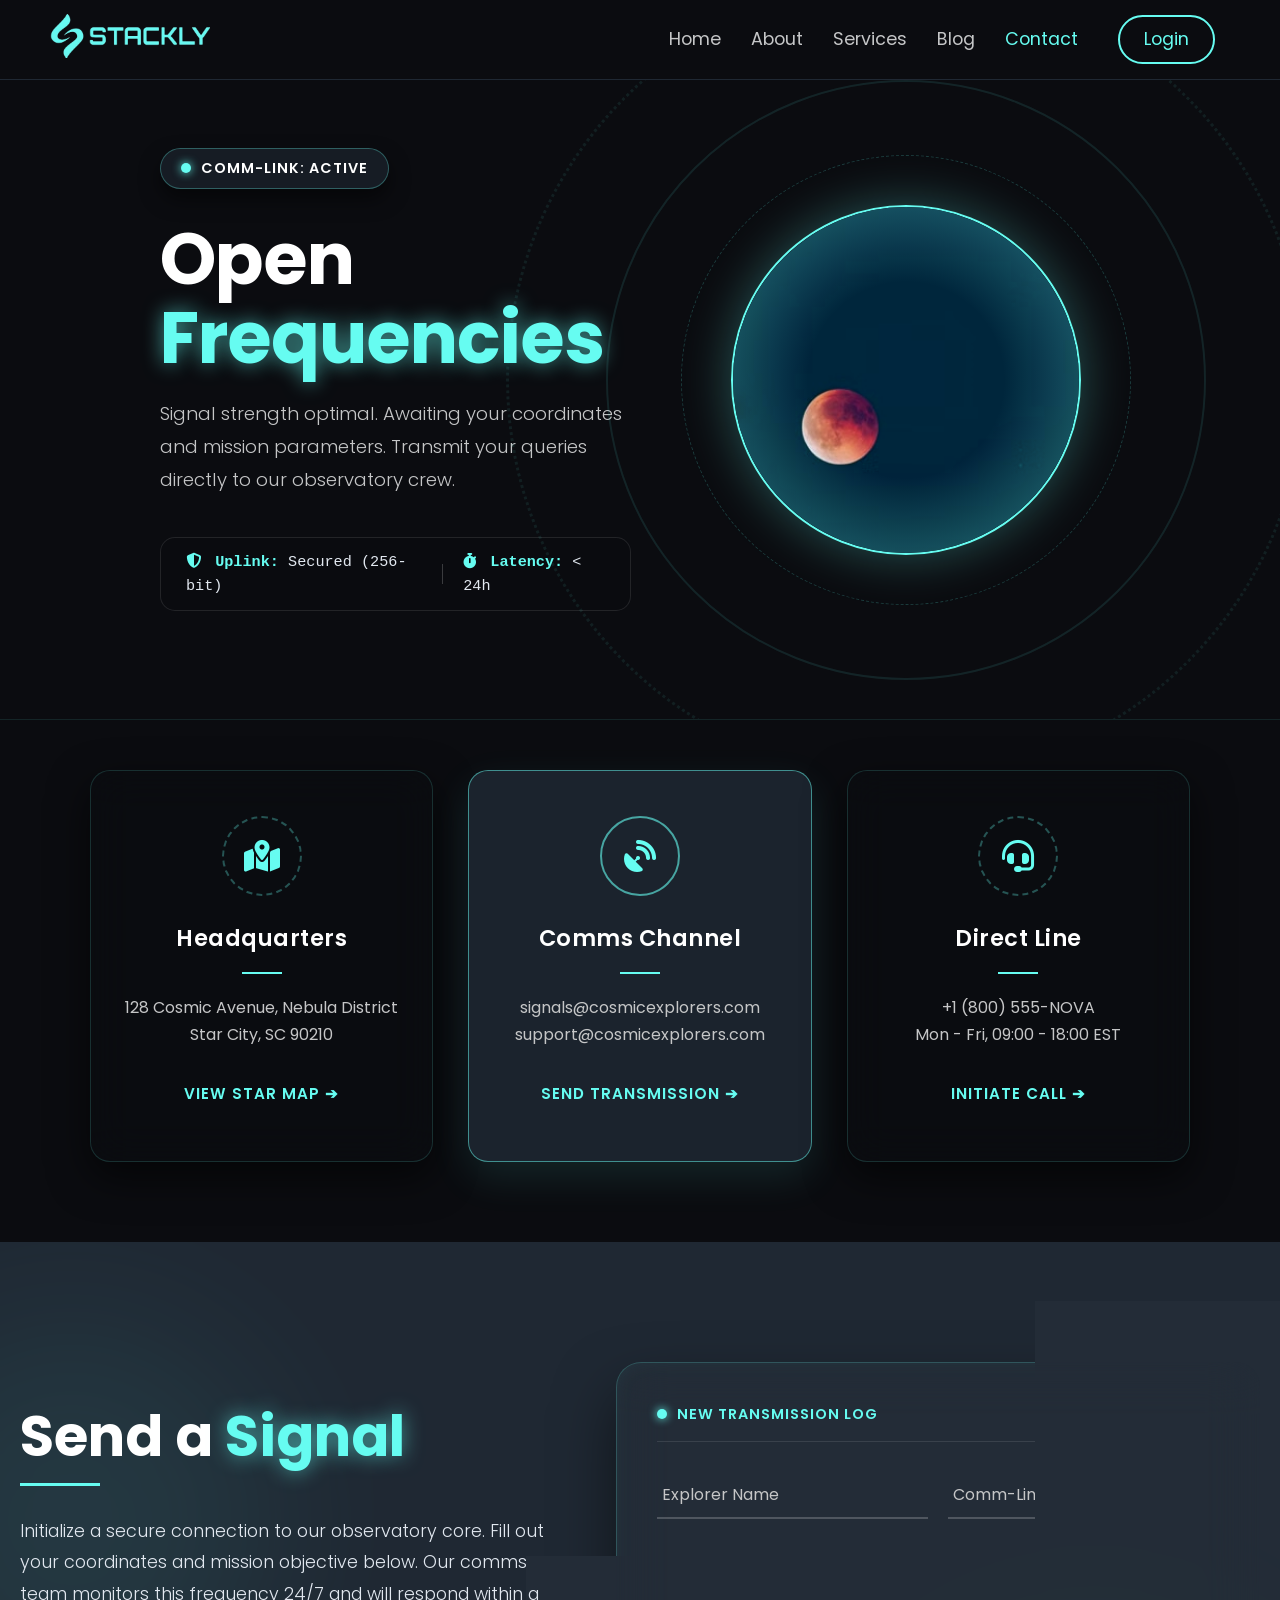
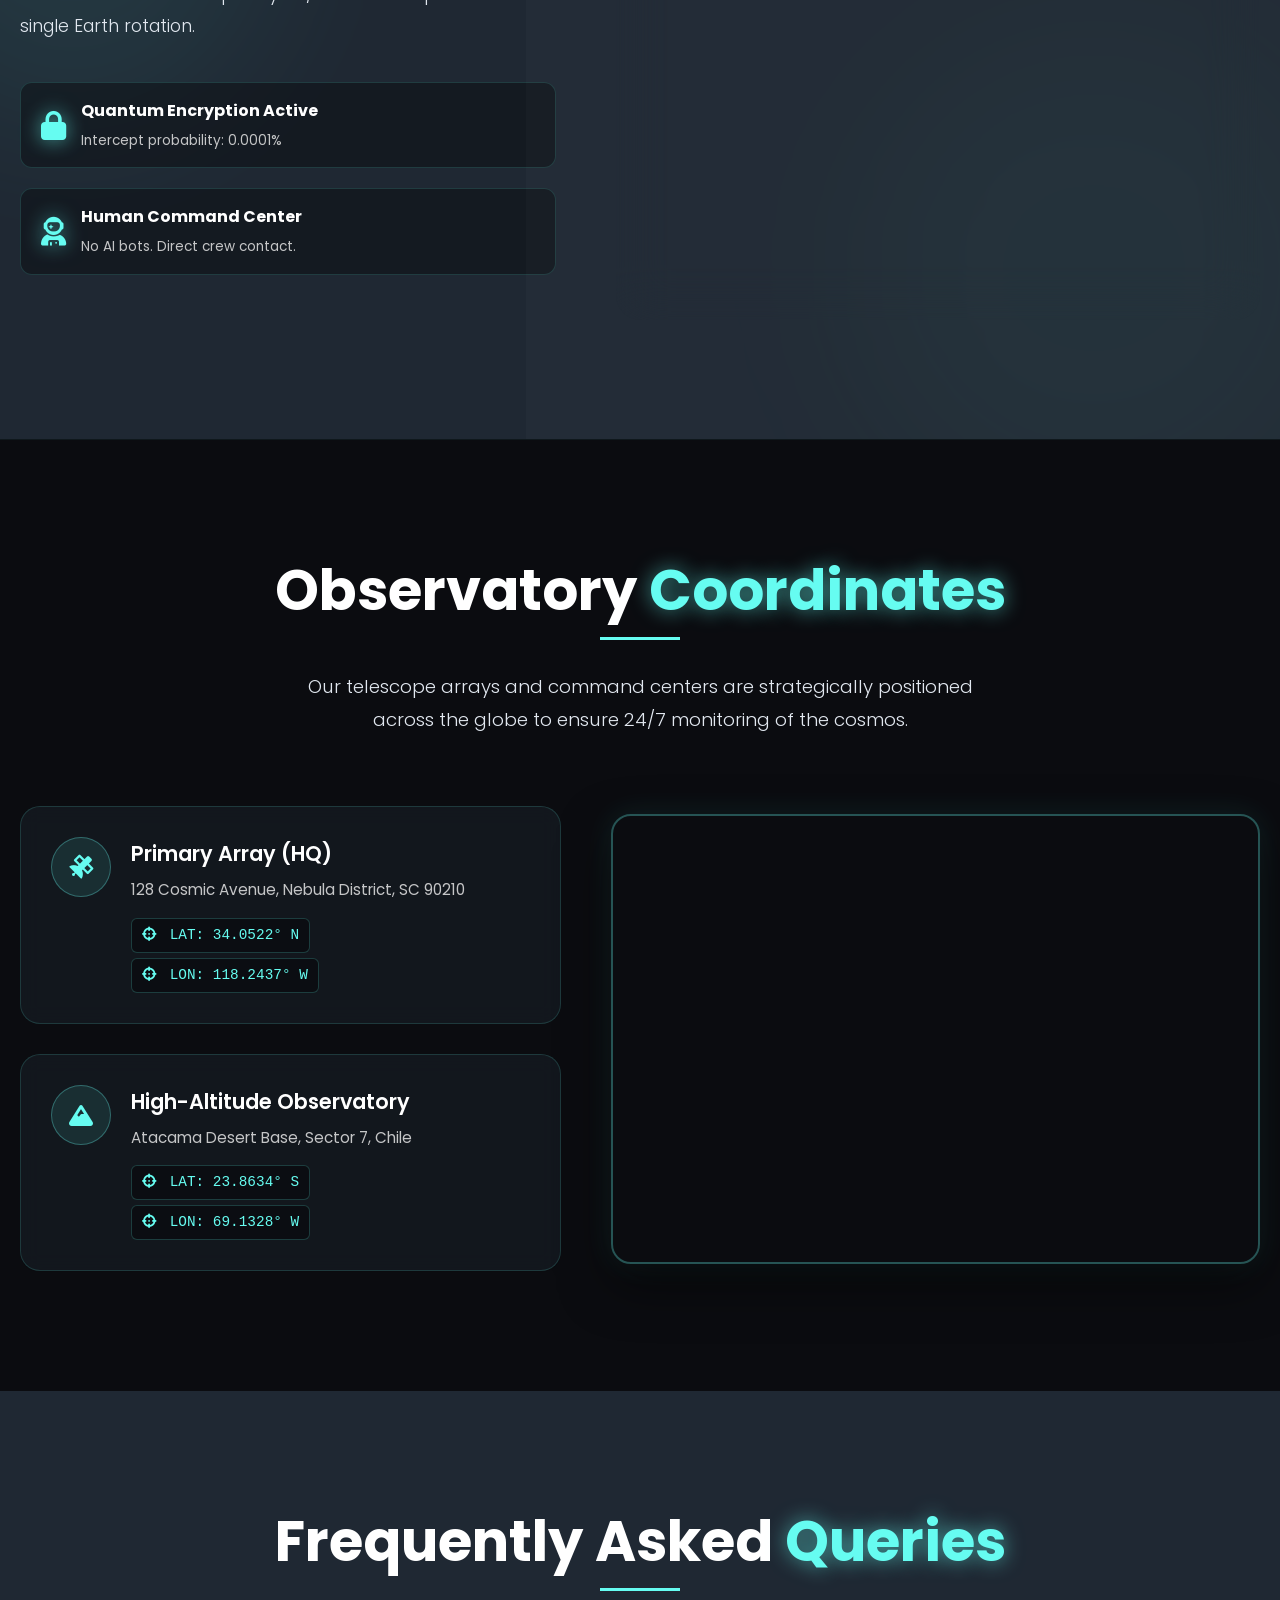
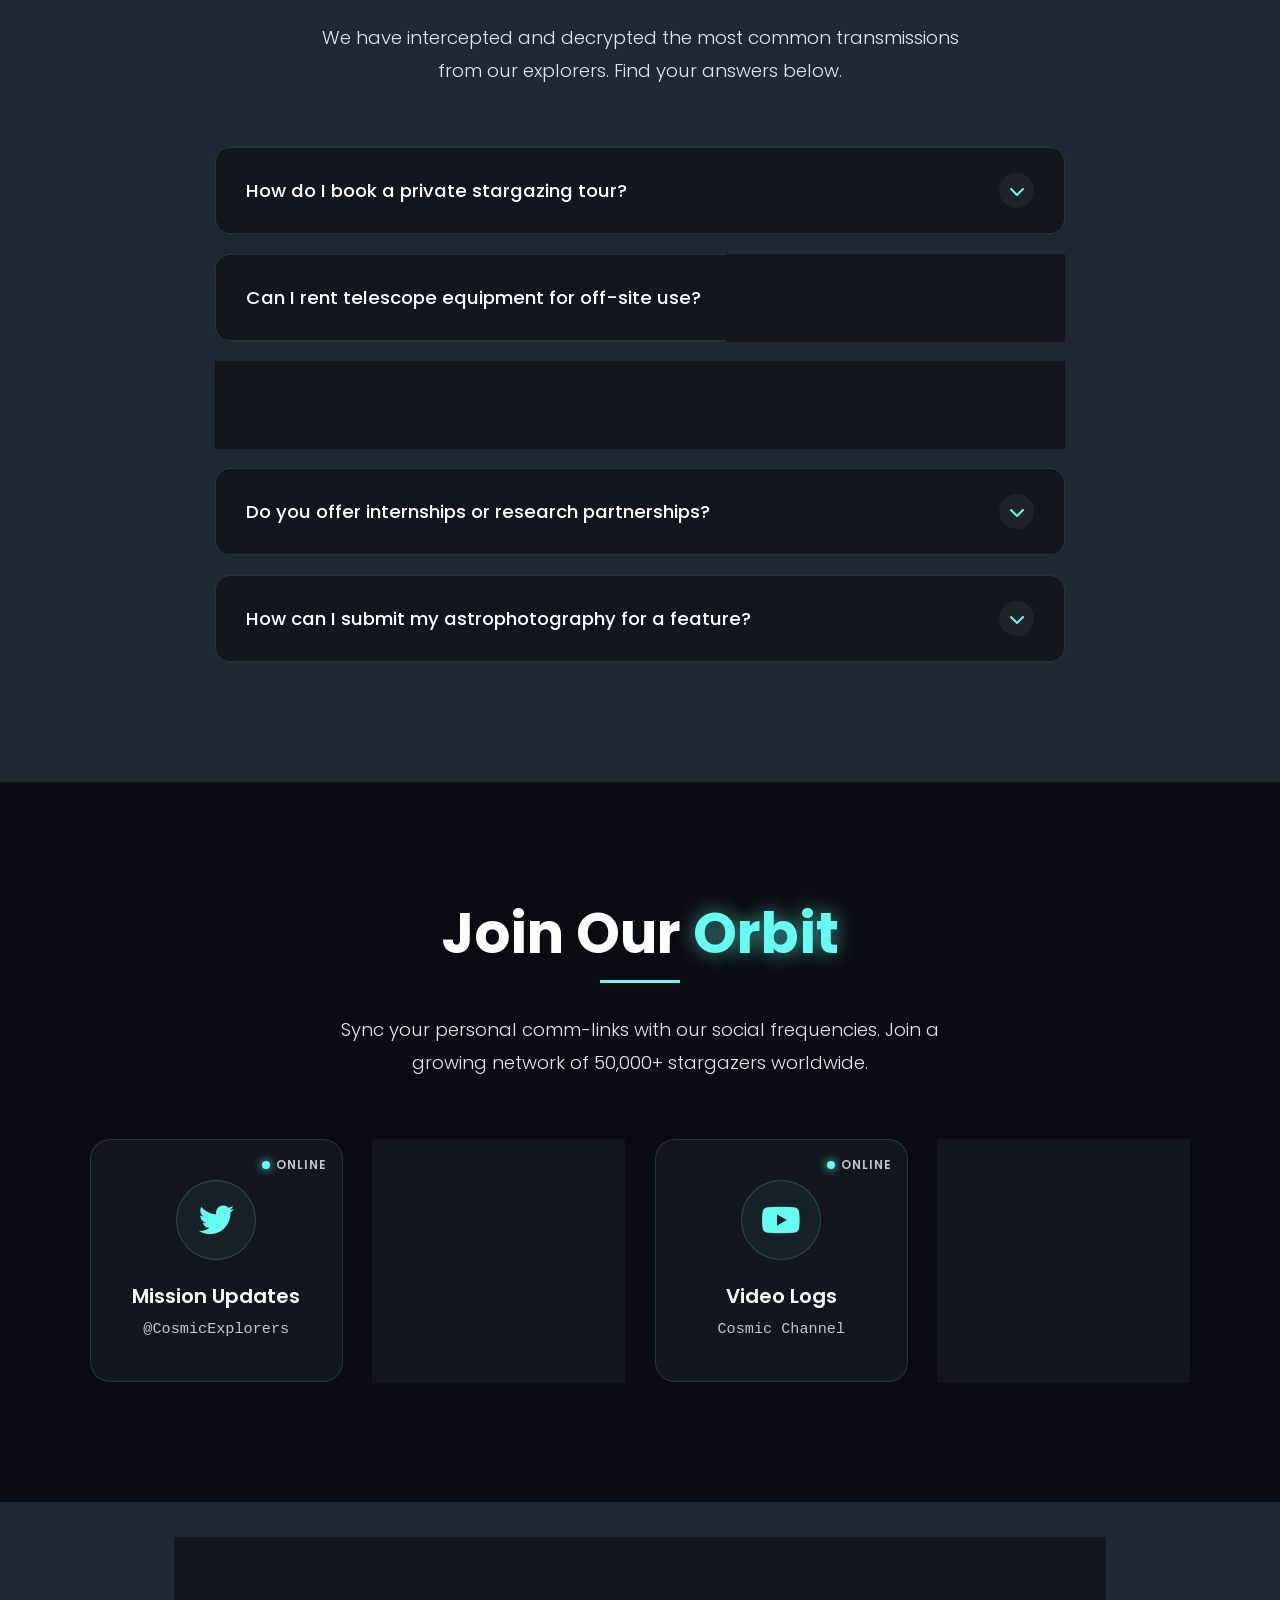
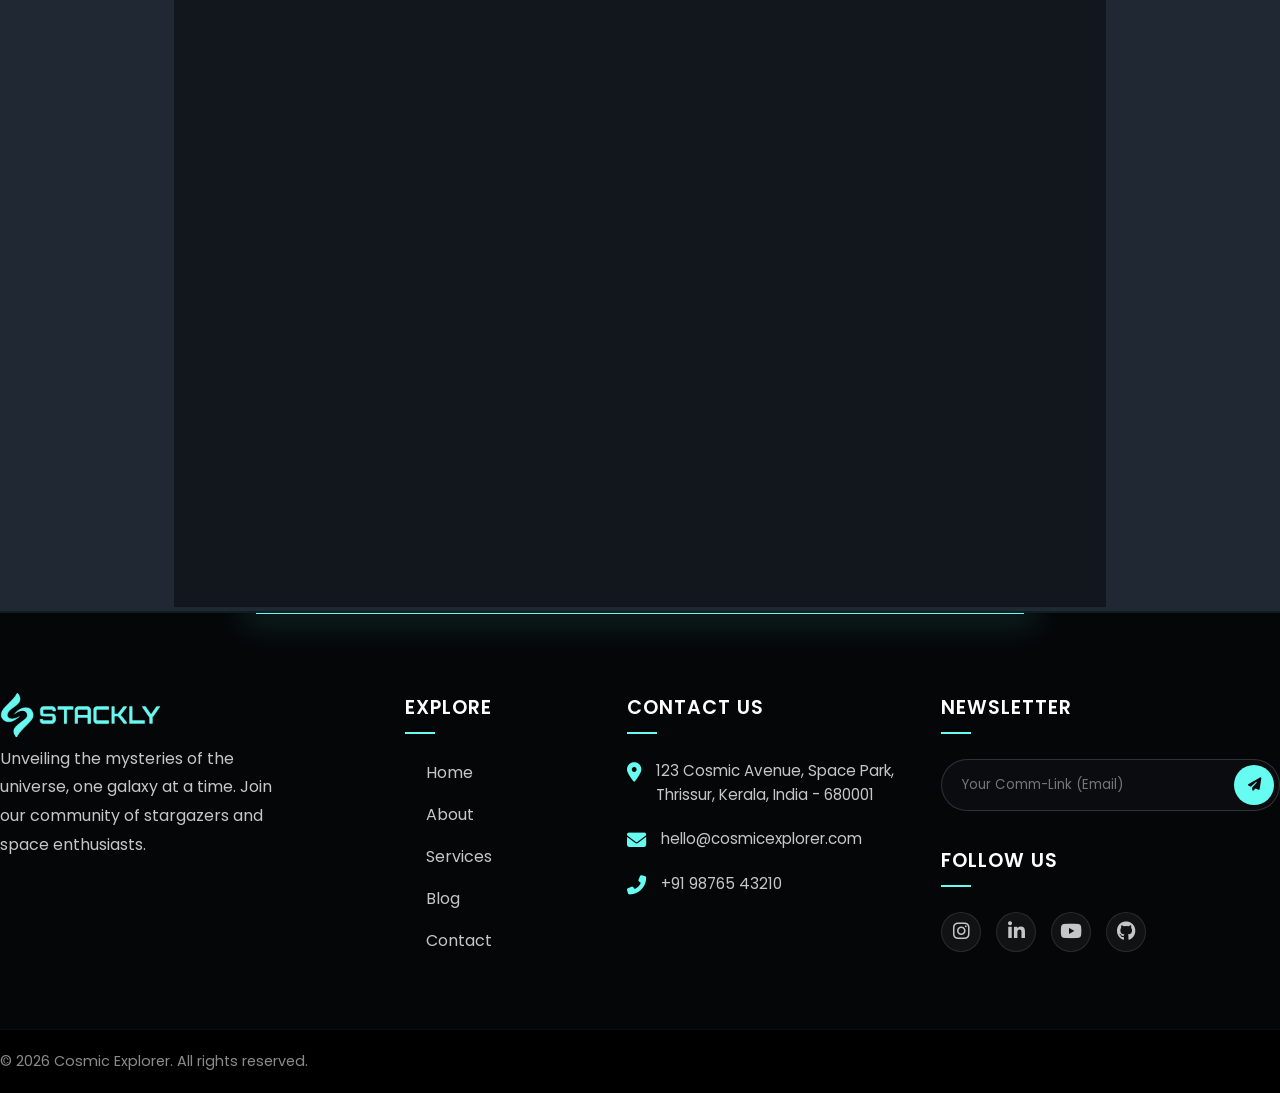
<file: contact.html>
<!DOCTYPE html>
<html lang="en">

<head>
    <meta charset="UTF-8">
    <meta name="viewport" content="width=device-width, initial-scale=1.0">
    <title>Contact</title>
    <link rel="stylesheet" href="contact.css">
    <link rel="stylesheet" href="Astronomy.css">
    <link rel="stylesheet" href="https://cdnjs.cloudflare.com/ajax/libs/font-awesome/6.4.0/css/all.min.css">
    <link href="https://unpkg.com/aos@2.3.1/dist/aos.css" rel="stylesheet">
</head>

<body>

     
    <nav class="navbar">
        <a href="index.html" class="logo-container">
            <img src="./asset/aqua_logo.webp" alt="Company Logo" class="logo-img">
        </a>


         
        <div class="menu-btn" id="menu-btn">
            <span></span>
            <span></span>
            <span></span>
        </div>

         
        <ul class="nav-links" id="nav-links">
            <li><a href="index.html">Home</a></li>
            <li><a href="about.html">About</a></li>
            <li><a href="services.html">Services</a></li>
            <li><a href="blog.html">Blog</a></li>
            <li><a href="contact.html" class="nav-link active">Contact</a></li>
            <li><a href="login.html" class="login-btn">Login</a></li>
        </ul>
    </nav>

     
    <header id="contact-hero" class="orbital-hero-section">
        <div class="container hero-split-container">

             
            <div class="hero-text-content" data-aos="fade-up" data-aos-duration="1500">

                 
                <div class="status-pill">
                    <span class="pulse-dot"></span> Comm-Link: Active
                </div>

                <h1 class="hero-title-large">Open <br><span class="text-glow">Frequencies</span></h1>

                <p class="hero-subtitle-tech">Signal strength optimal. Awaiting your coordinates and mission parameters.
                    Transmit your queries directly to our observatory crew.</p>

                 
                <div class="tech-specs">
                    <div class="spec-item"><i class="fas fa-shield-alt"></i> <span>Uplink:</span> Secured (256-bit)
                    </div>
                    <div class="spec-divider"></div>
                    <div class="spec-item"><i class="fas fa-stopwatch"></i> <span>Latency:</span> &lt; 24h</div>
                </div>

            </div>

             
            <div class="hero-visual-content" data-aos="fade-up" data-aos-duration="1500" data-aos-delay="200">

                 
                <div class="orbital-ring ring-1"></div>
                <div class="orbital-ring ring-2"></div>
                <div class="orbital-ring ring-3"></div>

                 
                <div class="visual-img-wrapper">
                     
                    <img src="./asset/ph12.webp" alt="Deep Space Observatory Antenna" class="hero-main-img">
                    <div class="img-inner-glow"></div>
                </div>

            </div>

        </div>
    </header>

     
    <section id="direct-transmissions" class="transmissions-info-section">
        <div class="container">
            <div class="info-grid-premium">

                 
                <div class="datapad-card" data-aos="fade-up" data-aos-duration="1000" data-aos-delay="100">
                    <div class="datapad-icon">
                        <div class="icon-ring"></div>
                        <i class="fas fa-map-marked-alt"></i>
                    </div>
                    <h3 class="datapad-title">Headquarters</h3>
                    <div class="datapad-divider"></div>
                    <p class="datapad-text">128 Cosmic Avenue, Nebula District<br>Star City, SC 90210</p>
                    <a href="404.html" class="datapad-link">View Star Map ➔</a>
                </div>

                 
                <div class="datapad-card active-datapad" data-aos="fade-up" data-aos-duration="1000"
                    data-aos-delay="200">
                    <div class="datapad-icon">
                        <div class="icon-ring active-ring"></div>
                        <i class="fas fa-satellite-dish"></i>
                    </div>
                    <h3 class="datapad-title">Comms Channel</h3>
                    <div class="datapad-divider"></div>
                    <p class="datapad-text">signals@cosmicexplorers.com<br>support@cosmicexplorers.com</p>
                    <a href="404.html" class="datapad-link">Send Transmission ➔</a>
                </div>

                 
                <div class="datapad-card" data-aos="fade-up" data-aos-duration="1000" data-aos-delay="300">
                    <div class="datapad-icon">
                        <div class="icon-ring"></div>
                        <i class="fas fa-headset"></i>
                    </div>
                    <h3 class="datapad-title">Direct Line</h3>
                    <div class="datapad-divider"></div>
                    <p class="datapad-text">+1 (800) 555-NOVA<br>Mon - Fri, 09:00 - 18:00 EST</p>
                    <a href="404.html" class="datapad-link">Initiate Call ➔</a>
                </div>

            </div>
        </div>
    </section>

     
    <section id="contact-form" class="holographic-form-section">

         
        <div class="ambient-glow glow-left"></div>
        <div class="ambient-glow glow-right"></div>

        <div class="container split-layout">

             
            <div class="form-text-content" data-aos="fade-up" data-aos-duration="1200">

                <h2 class="section-title">Send a <span class="text-glow">Signal</span></h2>
                <div class="title-underline"></div>

                <p class="section-description">Initialize a secure connection to our observatory core. Fill out your
                    coordinates and mission objective below. Our comms team monitors this frequency 24/7 and will
                    respond within a single Earth rotation.</p>

                <div class="encryption-status">
                    <div class="status-bar">
                        <i class="fas fa-lock text-glow"></i>
                        <div>
                            <h4>Quantum Encryption Active</h4>
                            <span>Intercept probability: 0.0001%</span>
                        </div>
                    </div>
                    <div class="status-bar">
                        <i class="fas fa-user-astronaut text-glow"></i>
                        <div>
                            <h4>Human Command Center</h4>
                            <span>No AI bots. Direct crew contact.</span>
                        </div>
                    </div>
                </div>
            </div>

             
            <div class="form-visual-content" data-aos="fade-down" data-aos-duration="1200" data-aos-delay="200">

                <form id="secureForm" class="holo-glass-form" action="#" method="POST" novalidate>
                    <div class="form-header">
                        <span class="pulse-dot"></span> New Transmission Log
                    </div>

                    <div class="input-row">
                        <div class="input-wrapper">
                            <input type="text" id="explorerName" required placeholder=" ">
                            <label for="explorerName">Explorer Name</label>
                        </div>
                        <div class="input-wrapper">
                            <input type="email" id="explorerEmail" required placeholder=" ">
                            <label for="explorerEmail">Comm-Link (Email)</label>
                        </div>
                    </div>

                    <div class="input-wrapper">
                        <select id="missionType" required>
                            <option value="" disabled selected>Select Mission Objective...</option>
                            <option value="tour">Stargazing Tour Booking</option>
                            <option value="equipment">Telescope Rental</option>
                            <option value="media">Press & Media</option>
                            <option value="other">General Query</option>
                        </select>
                    </div>

                    <div class="input-wrapper">
                        <textarea id="transmissionData" rows="4" required placeholder=" "></textarea>
                        <label for="transmissionData">Transmission Data (Message)</label>
                    </div>

                    <button type="submit" class="cyber-btn w-100">
                        Initiate Launch Sequence <i class="fas fa-paper-plane"></i>
                    </button>

                     
                    <div id="formStatus" class="form-status"></div>
                </form>

            </div>

        </div>
    </section>

     
    <section id="global-coordinates" class="coordinates-section">
        <div class="container">

             
            <div class="section-header text-center" data-aos="fade-down" data-aos-duration="1000">

                <h2 class="section-title">Observatory <span class="text-glow">Coordinates</span></h2>
                <div class="title-underline center-line"></div>
                <p class="section-subtitle">Our telescope arrays and command centers are strategically positioned across
                    the globe to ensure 24/7 monitoring of the cosmos.</p>
            </div>

            <div class="coordinates-layout">

                 
                <div class="locations-list" data-aos="fade-up" data-aos-duration="1200">

                     
                    <div class="location-card">
                        <div class="loc-icon"><i class="fas fa-satellite"></i></div>
                        <div class="loc-details">
                            <h3>Primary Array (HQ)</h3>
                            <p class="loc-address">128 Cosmic Avenue, Nebula District, SC 90210</p>
                            <div class="loc-coords">
                                <span><i class="fas fa-crosshairs"></i> LAT: 34.0522° N</span>
                                <span><i class="fas fa-crosshairs"></i> LON: 118.2437° W</span>
                            </div>
                        </div>
                    </div>

                     
                    <div class="location-card">
                        <div class="loc-icon"><i class="fas fa-mountain"></i></div>
                        <div class="loc-details">
                            <h3>High-Altitude Observatory</h3>
                            <p class="loc-address">Atacama Desert Base, Sector 7, Chile</p>
                            <div class="loc-coords">
                                <span><i class="fas fa-crosshairs"></i> LAT: 23.8634° S</span>
                                <span><i class="fas fa-crosshairs"></i> LON: 69.1328° W</span>
                            </div>
                        </div>
                    </div>

                </div>

                 
                <div class="cyber-map-container" data-aos="fade-up" data-aos-duration="1200" data-aos-delay="200">
                    <div class="map-frame">
                         
                        <div class="radar-scanner"></div>

                         
                        <iframe
                            src="https://www.google.com/maps/embed?pb=!1m18!1m12!1m3!1d3305.7152203584424!2d-118.24585648498075!3d34.0522342806059!2m3!1f0!2f0!3f0!3m2!1i1024!2i768!4f13.1!3m3!1m2!1s0x80c2c648fa1d4803%3A0xdec27bf11f9fd336!2sLos%20Angeles%2C%20CA!5e0!3m2!1sen!2sus!4v1680000000000!5m2!1sen!2sus"
                            width="100%" height="100%" style="border:0;" allowfullscreen="" loading="lazy"
                            referrerpolicy="no-referrer-when-downgrade">
                        </iframe>
                    </div>
                </div>

            </div>
        </div>
    </section>

     
    <section id="faq" class="faq-section">
        <div class="container">

             
            <div class="section-header text-center" data-aos="fade-down" data-aos-duration="1000">

                <h2 class="section-title">Frequently Asked <span class="text-glow">Queries</span></h2>
                <div class="title-underline center-line"></div>
                <p class="section-subtitle">We have intercepted and decrypted the most common transmissions from our
                    explorers. Find your answers below.</p>
            </div>

             
            <div class="faq-accordion">

                 
                <div class="faq-item" data-aos="fade-up" data-aos-duration="1000" data-aos-delay="100">
                    <div class="faq-question">
                        <h3> How do I book a private stargazing tour?</h3>
                        <div class="faq-toggle-icon"><i class="fas fa-chevron-down"></i></div>
                    </div>
                    <div class="faq-answer">
                        <p>You can book a private stargazing tour directly through our Secure Contact Form above. Select
                            "Stargazing Tour Booking" as your mission objective, and our crew will get back to you with
                            available dates and coordinates.</p>
                    </div>
                </div>

                 
                <div class="faq-item" data-aos="fade-up" data-aos-duration="1000" data-aos-delay="200">
                    <div class="faq-question">
                        <h3> Can I rent telescope equipment for off-site use?</h3>
                        <div class="faq-toggle-icon"><i class="fas fa-chevron-down"></i></div>
                    </div>
                    <div class="faq-answer">
                        <p>Yes, we offer premium Dobsonian and Refractor telescopes for rental. An advanced booking of
                            at least 48 earth hours is required, along with a security deposit.</p>
                    </div>
                </div>

                 
                <div class="faq-item" data-aos="fade-up" data-aos-duration="1000" data-aos-delay="300">
                    <div class="faq-question">
                        <h3> What happens if it's cloudy on the night of my tour?</h3>
                        <div class="faq-toggle-icon"><i class="fas fa-chevron-down"></i></div>
                    </div>
                    <div class="faq-answer">
                        <p>Space weather is unpredictable! If cloud cover exceeds 70% or if conditions are unsafe, we
                            offer a full refund or a free reschedule to the next available clear-sky night.</p>
                    </div>
                </div>

                 
                <div class="faq-item" data-aos="fade-up" data-aos-duration="1000" data-aos-delay="400">
                    <div class="faq-question">
                        <h3> Do you offer internships or research partnerships?</h3>
                        <div class="faq-toggle-icon"><i class="fas fa-chevron-down"></i></div>
                    </div>
                    <div class="faq-answer">
                        <p>Absolutely. We frequently collaborate with astrophysics students and universities. Send your
                            research proposal or internship inquiry via the Comms Channel email provided in our datapad
                            section.</p>
                    </div>
                </div>

                 
                <div class="faq-item" data-aos="fade-up" data-aos-duration="1000" data-aos-delay="500">
                    <div class="faq-question">
                        <h3> How can I submit my astrophotography for a feature?</h3>
                        <div class="faq-toggle-icon"><i class="fas fa-chevron-down"></i></div>
                    </div>
                    <div class="faq-answer">
                        <p>We love showcasing community captures! You can tag us on social media using our official
                            coordinates (links below) or email high-resolution files directly to our press team.</p>
                    </div>
                </div>

            </div>

        </div>
    </section>

     
    <section id="social-network" class="social-section">
        <div class="container">

             
            <div class="section-header text-center" data-aos="fade-down" data-aos-duration="1000">

                <h2 class="section-title">Join Our <span class="text-glow">Orbit</span></h2>
                <div class="title-underline center-line"></div>
                <p class="section-subtitle">Sync your personal comm-links with our social frequencies. Join a growing
                    network of 50,000+ stargazers worldwide.</p>
            </div>

             
            <div class="social-grid">

                 
                <a href="404.html" class="social-node-card" data-aos="zoom-in" data-aos-duration="1000"
                    data-aos-delay="100">
                    <div class="node-status"><span class="pulse-dot"></span> Online</div>
                    <div class="node-icon"><i class="fab fa-twitter"></i></div>
                    <h3 class="node-name">Mission Updates</h3>
                    <span class="node-handle">@CosmicExplorers</span>
                </a>

                 
                <a href="404.html" class="social-node-card" data-aos="zoom-in" data-aos-duration="1000"
                    data-aos-delay="200">
                    <div class="node-status"><span class="pulse-dot"></span> Online</div>
                    <div class="node-icon"><i class="fab fa-instagram"></i></div>
                    <h3 class="node-name">Astro Gallery</h3>
                    <span class="node-handle">@CosmicCaptures</span>
                </a>

                 
                <a href="404.html" class="social-node-card" data-aos="zoom-in" data-aos-duration="1000"
                    data-aos-delay="300">
                    <div class="node-status"><span class="pulse-dot"></span> Online</div>
                    <div class="node-icon"><i class="fab fa-youtube"></i></div>
                    <h3 class="node-name">Video Logs</h3>
                    <span class="node-handle">Cosmic Channel</span>
                </a>

                 
                <a href="404.html" class="social-node-card" data-aos="zoom-in" data-aos-duration="1000"
                    data-aos-delay="400">
                    <div class="node-status"><span class="pulse-dot"></span> Online</div>
                    <div class="node-icon"><i class="fab fa-discord"></i></div>
                    <h3 class="node-name">Crew Chat</h3>
                    <span class="node-handle">Basecamp Server</span>
                </a>

            </div>

        </div>
    </section>

     
    <section id="mission-support" class="mission-support-section">
        <div class="container text-center">

             
            <div class="support-glow-box" data-aos="zoom-in" data-aos-duration="1200">

                <div class="support-icon-wrapper">
                    <i class="fas fa-rocket text-glow"></i>
                </div>


                <h2 class="cta-title">Mission <span class="text-glow">Support & Media</span></h2>

                <p class="cta-subtitle">Looking to collaborate on a cosmic scale? Whether you are a journalist
                    requesting press materials, a researcher seeking partnerships, or a brand wanting to sponsor an
                    expedition, our airlocks are open.</p>

                 
                <div class="cta-action-group">
                    <a href="404.html" class="cyber-btn primary-action">
                        Request Media Kit <i class="fas fa-file-download"></i>
                    </a>
                    <a href="404.html" class="cyber-btn outline-action">
                        Propose Alliance <i class="fas fa-handshake"></i>
                    </a>
                </div>

            </div>

        </div>
    </section>

    <footer id="footer" class="premium-footer">
        <div class="container">

            <div class="footer-main-grid">

                 
                <div class="footer-brand-col" data-aos="fade-up" data-aos-duration="1000">
                    <a href="index.html" class="logo-container">
                        <img src="./asset/aqua_logo.webp" alt="Company Logo" class="logo-img">
                    </a>
                    <p class="brand-text">Unveiling the mysteries of the universe, one galaxy at a time. Join our
                        community of stargazers and space enthusiasts.</p>
                </div>

                 
                <div class="footer-link-col" data-aos="fade-up" data-aos-duration="1000" data-aos-delay="100">
                    <h4 class="footer-title">Explore</h4>
                    <ul class="footer-links">
                        <li><a href="index.html">Home</a></li>
                        <li><a href="about.html">About</a></li>
                        <li><a href="services.html">Services</a></li>
                        <li><a href="blog.html">Blog</a></li>
                        <li><a href="contact.html">Contact</a></li>
                    </ul>
                </div>

                 
                <div class="footer-contact-col" data-aos="fade-up" data-aos-duration="1000" data-aos-delay="200">
                    <h4 class="footer-title">Contact Us</h4>
                    <ul class="contact-list">
                        <li>
                            <i class="fas fa-map-marker-alt"></i>
                            <span>123 Cosmic Avenue, Space Park,<br>Thrissur, Kerala, India - 680001</span>
                        </li>
                        <li>
                            <i class="fas fa-envelope"></i>
                            <span>hello@cosmicexplorer.com</span>
                        </li>
                        <li>
                            <i class="fas fa-phone-alt"></i>
                            <span>+91 98765 43210</span>
                        </li>
                    </ul>
                </div>

                 
                <div class="footer-social-col" data-aos="fade-up" data-aos-duration="1000" data-aos-delay="300">
                    <h4 class="footer-title">Newsletter</h4>
                     
                     <form class="footer-newsletter-form" id="newsletterForm" novalidate>
                        <div class="newsletter-input-wrapper">
                            <input type="email" id="emailInput" placeholder="Your Comm-Link (Email)" required>
                            <button type="submit" id="newsletterBtn"><i class="fas fa-paper-plane"></i></button>
                        </div>
                        <!-- Validation Status Message -->
                        <div id="newsletterStatus" class="newsletter-status"></div>
                    </form>
                     
                    <div id="formMessage" class="form-message"></div>

                    <h4 class="footer-title social-title">Follow Us</h4>
                    <div class="social-icons">
                        <a href="404.html" class="social-btn" title="Instagram"><i class="fab fa-instagram"></i></a>
                        <a href="404.html" class="social-btn" title="X (Twitter)"><i class="fab fa-linkedin-in"></i></a>
                        <a href="404.html" class="social-btn" title="YouTube"><i class="fab fa-youtube"></i></a>
                        <a href="404.html" class="social-btn" title="GitHub"><i class="fab fa-github"></i></a>
                    </div>
                </div>

            </div>

        </div>

         
        <div class="footer-bottom-bar">
            <div class="container bar-content">
                <p>&copy; 2026 Cosmic Explorer. All rights reserved.</p>

            </div>
        </div>
    </footer>



    <script src="main.js"></script>
    <script src="https://unpkg.com/aos@2.3.1/dist/aos.js"></script>
    <script>
        AOS.init({
            duration: 1000,  
            once: true,      
            offset: 100      
        });
    </script>

    <script>
        document.addEventListener("DOMContentLoaded", function () {
            const form = document.getElementById('secureForm');
            const nameInput = document.getElementById('explorerName');
            const emailInput = document.getElementById('explorerEmail');
            const missionSelect = document.getElementById('missionType');
            const messageInput = document.getElementById('transmissionData');
            const statusDiv = document.getElementById('formStatus');

            form.addEventListener('submit', function (e) {
                e.preventDefault(); // Prevents page reload

 
                const inputs = [nameInput, emailInput, missionSelect, messageInput];
                inputs.forEach(input => input.classList.remove('holo-error'));

 
                const name = nameInput.value.trim();
                const email = emailInput.value.trim();
                const mission = missionSelect.value;
                const message = messageInput.value.trim();

 
                const emailPattern = /^[^\s@]+@[^\s@]+\.[^\s@]+$/;

 
                if (name === "") {
                    showError(nameInput, "Error: Identification required, Explorer.");
                    return;
                }

                if (email === "" || !emailPattern.test(email)) {
                    showError(emailInput, "Error: Invalid Comm-Link coordinates.");
                    return;
                }

                if (mission === "") {
                    showError(missionSelect, "Error: Please set a mission objective.");
                    return;
                }

                if (message === "") {
                    showError(messageInput, "Error: Transmission data cannot be empty.");
                    return;
                }

 
                showSuccess("Signal encrypted and transmitted successfully! Awaiting reply...");
                form.reset(); // Clears the form
            });

 
            function showError(element, msg) {
                element.classList.add('holo-error'); // Adds red glow to the specific input
                statusDiv.textContent = msg;
                statusDiv.className = "form-status error";
            }

 
            function showSuccess(msg) {
                statusDiv.textContent = msg;
                statusDiv.className = "form-status success";
                window.location.href = '404.html'

 
                setTimeout(() => {
                    statusDiv.textContent = "";
                    statusDiv.className = "form-status";
                }, 5000);
            }
        });


 
        document.addEventListener("DOMContentLoaded", function () {
            const faqItems = document.querySelectorAll('.faq-item');

            faqItems.forEach(item => {
                const question = item.querySelector('.faq-question');

                question.addEventListener('click', () => {
 
                    const isActive = item.classList.contains('active');

 
                    faqItems.forEach(otherItem => {
                        otherItem.classList.remove('active');
                    });

 
                    if (!isActive) {
                        item.classList.add('active');
                    }
                });
            });
        });

    </script>
</body>

</html>
</file>
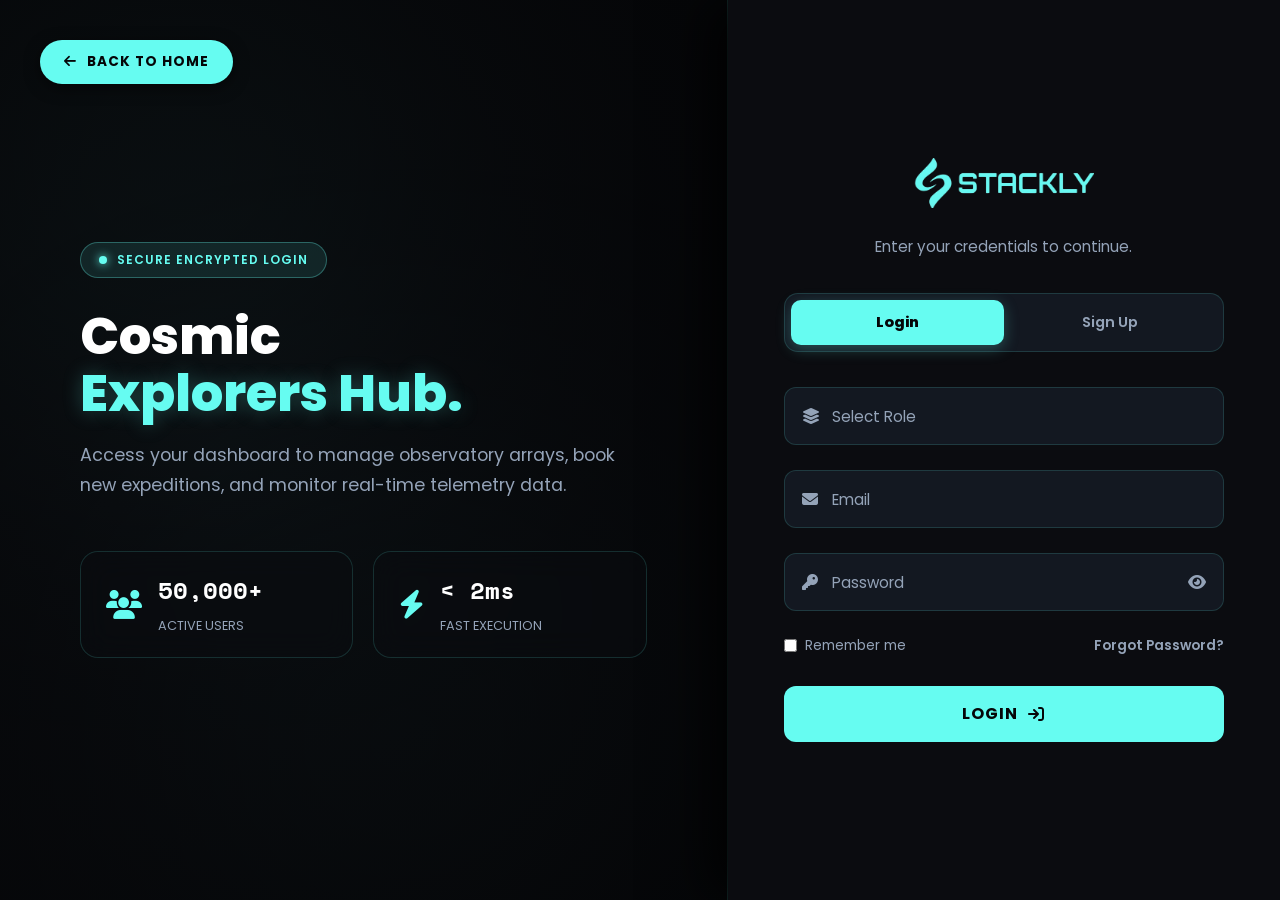
<file: login.html>
<!DOCTYPE html>
<html lang="en">

<head>
    <meta charset="UTF-8">
    <meta name="viewport" content="width=device-width, initial-scale=1.0">
    <title>Login </title>

     
    <link rel="stylesheet" href="https://cdnjs.cloudflare.com/ajax/libs/font-awesome/6.5.1/css/all.min.css">

     
    <link
        href="https://fonts.googleapis.com/css2?family=Poppins:wght@300;400;500;600;700;800&family=Space+Mono:wght@400;700&display=swap"
        rel="stylesheet">

     
    <link rel="stylesheet" href="login.css">
</head>

<body>

    <div class="auth-split-container">

         
        <div class="auth-banner">
             
            <a href="index.html" class="back-link"><i class="fa-solid fa-arrow-left"></i> Back to Home</a>

            <div class="banner-overlay"></div>
            <div class="banner-glow glow-top"></div>
            <div class="banner-glow glow-bottom"></div>

            <div class="banner-content">
                <div class="pulse-badge">
                    <span class="dot"></span>
                    <span>SECURE ENCRYPTED LOGIN</span>
                </div>

                <div class="banner-text">
                    <h1>Cosmic<br><span class="text-cyan-glow">Explorers Hub.</span></h1>
                    <p>Access your dashboard to manage observatory arrays, book new expeditions, and monitor real-time
                        telemetry data.</p>
                </div>

                <div class="glass-stats-wrapper">
                    <div class="glass-stat-card">
                        <i class="fa-solid fa-users"></i>
                        <div>
                            <h4 class="font-mono">50,000+</h4>
                            <span>Active Users</span>
                        </div>
                    </div>
                    <div class="glass-stat-card">
                        <i class="fa-solid fa-bolt"></i>
                        <div>
                            <h4 class="font-mono">&lt; 2ms</h4>
                            <span>Fast Execution</span>
                        </div>
                    </div>
                </div>
            </div>
        </div>

         
        <div class="auth-form-area">
            <div class="form-container">

                <div class="form-header">
                    <div class="logo">
                        <img src="./asset/aqua_logo.webp" alt="Company Logo" class="logo-img">
                    </div>
                    <p>Enter your credentials to continue.</p>
                </div>

                 
                <div class="pill-tabs">
                    <div class="pill-slider" id="pillSlider"></div>
                    <button class="pill-btn active" id="btnShowLogin">Login</button>
                    <button class="pill-btn" id="btnShowSignup">Sign Up</button>
                </div>

                 
                <form id="loginForm" class="auth-form active-form" novalidate>

                    <div class="input-group">
                        <i class="fa-solid fa-layer-group group-icon"></i>
                        <select id="loginRole" required>
                            <option value="" disabled selected></option>
                            <option value="admin">Admin</option>
                            <option value="user">User</option>
                        </select>
                        <label>Select Role</label>
                    </div>

                    <div class="input-group">
                        <i class="fa-solid fa-envelope group-icon"></i>
                        <input type="email" id="loginEmail" placeholder=" " required>
                        <label>Email</label>
                        <span class="error-msg" id="loginEmailError"></span>
                    </div>

                    <div class="input-group">
                        <i class="fa-solid fa-key group-icon"></i>
                        <input type="password" id="loginPassword" placeholder=" " required>
                        <label>Password</label>
                        <i class="fa-solid fa-eye toggle-pwd"></i>
                        <span class="error-msg" id="loginPasswordError"></span>
                    </div>

                    <div class="form-actions">
                        <label class="remember-checkbox">
                            <input type="checkbox"> Remember me
                        </label>
                        <a href="#" class="forgot-link">Forgot Password?</a>
                    </div>

                    <button type="submit" class="btn-primary">
                        <span>Login</span> <i class="fa-solid fa-arrow-right-to-bracket"></i>
                    </button>
                </form>

                 
                <form id="signupForm" class="auth-form" novalidate>

                    <div class="input-group">
                        <i class="fa-solid fa-layer-group group-icon"></i>
                        <select id="signupRole" required>
                            <option value="" disabled selected></option>
                            <option value="admin">Admin</option>
                            <option value="user">User</option>
                        </select>
                        <label>Select Role</label>
                    </div>

                    <div class="input-group">
                        <i class="fa-solid fa-user group-icon"></i>
                        <input type="text" id="signupName" placeholder=" " required>
                        <label>Name</label>
                        <span class="error-msg" id="signupNameError"></span>
                    </div>

                    <div class="input-group">
                        <i class="fa-solid fa-envelope group-icon"></i>
                        <input type="email" id="signupEmail" placeholder=" " required>
                        <label>Email</label>
                        <span class="error-msg" id="signupEmailError"></span>
                    </div>

                    <div class="input-group">
                        <i class="fa-solid fa-lock group-icon"></i>
                        <input type="password" id="signupPassword" placeholder=" " required>
                        <label>Password</label>
                        <i class="fa-solid fa-eye toggle-pwd"></i>
                        <span class="error-msg" id="signupPasswordError"></span>
                    </div>

                    <div class="input-group">
                        <i class="fa-solid fa-shield-halved group-icon"></i>
                        <input type="password" id="signupConfirm" placeholder=" " required>
                        <label>Confirm Password</label>
                        <span class="error-msg" id="signupConfirmError"></span>
                    </div>

                    <button type="submit" class="btn-primary">
                        <span>Sign Up</span> <i class="fa-solid fa-user-plus"></i>
                    </button>
                </form>

            </div>
        </div>

    </div>

     
    <script src="login.js"></script>
</body>

</html>
</file>
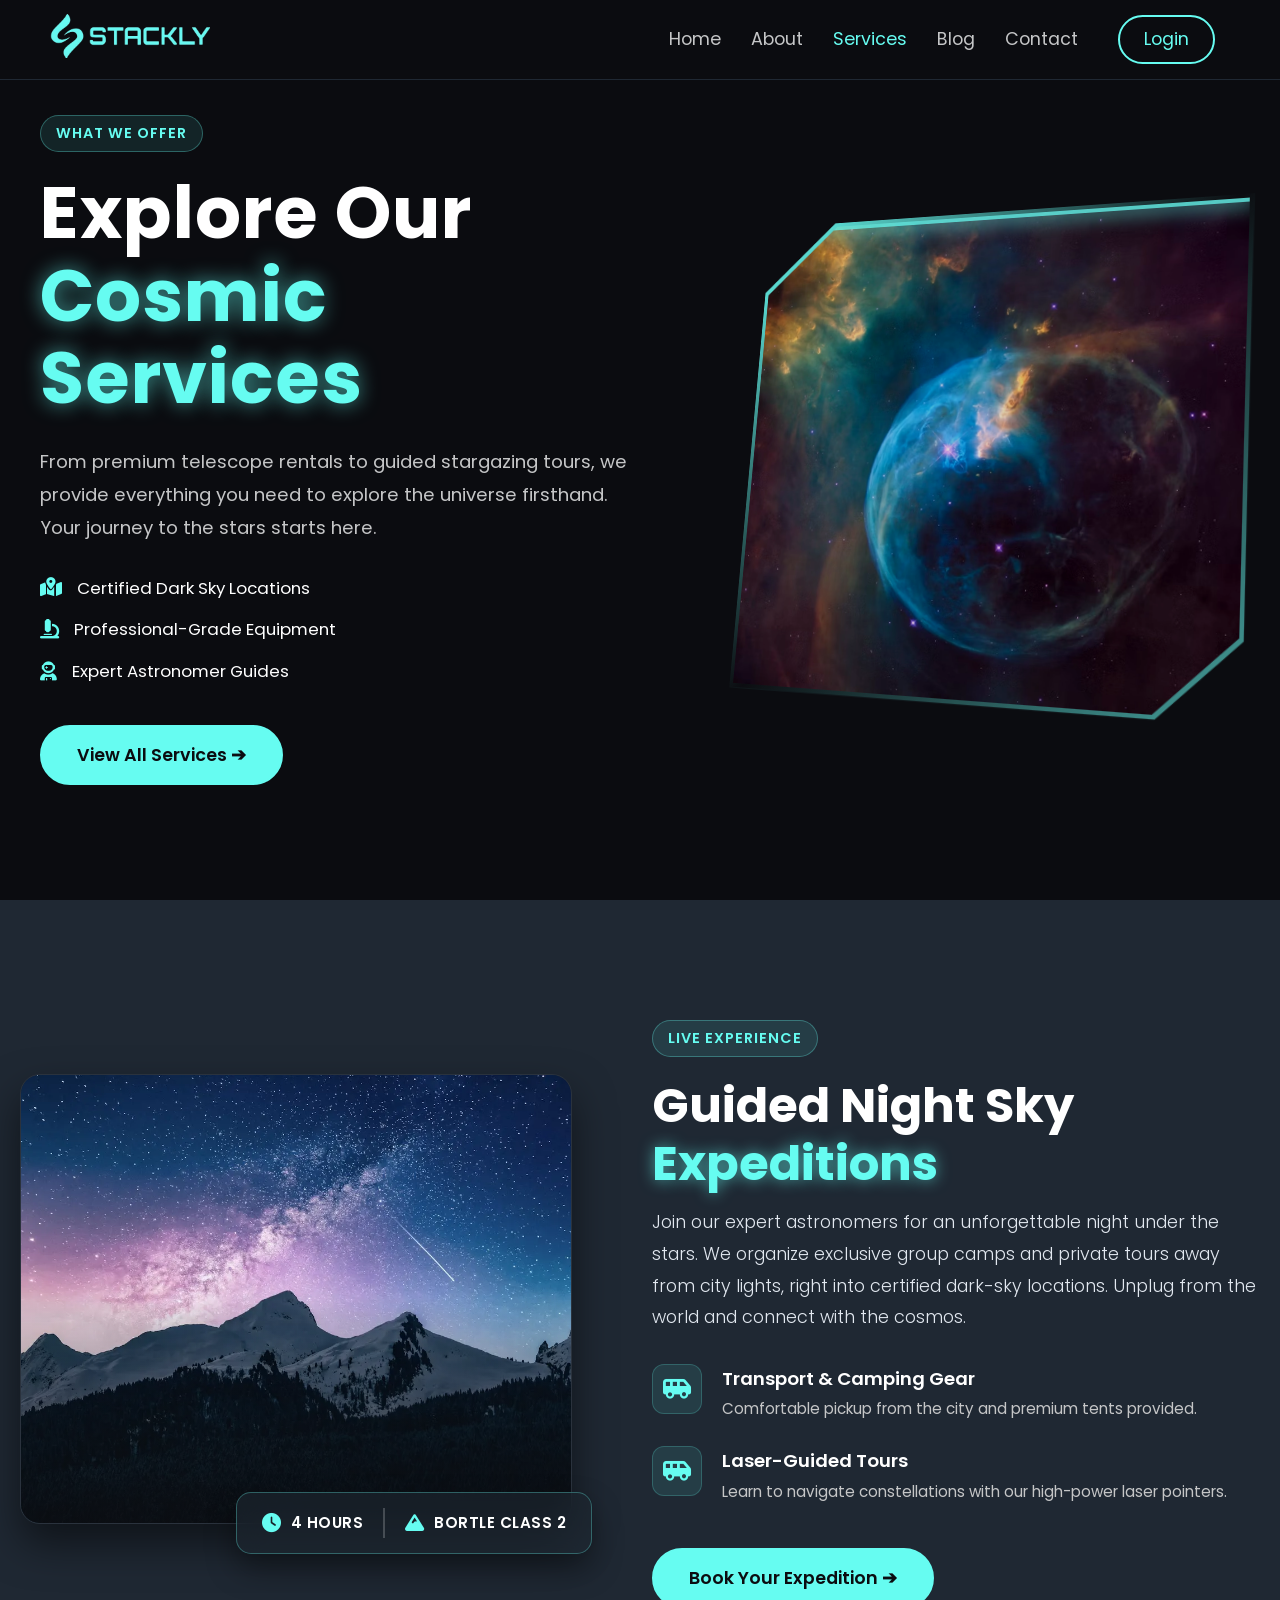
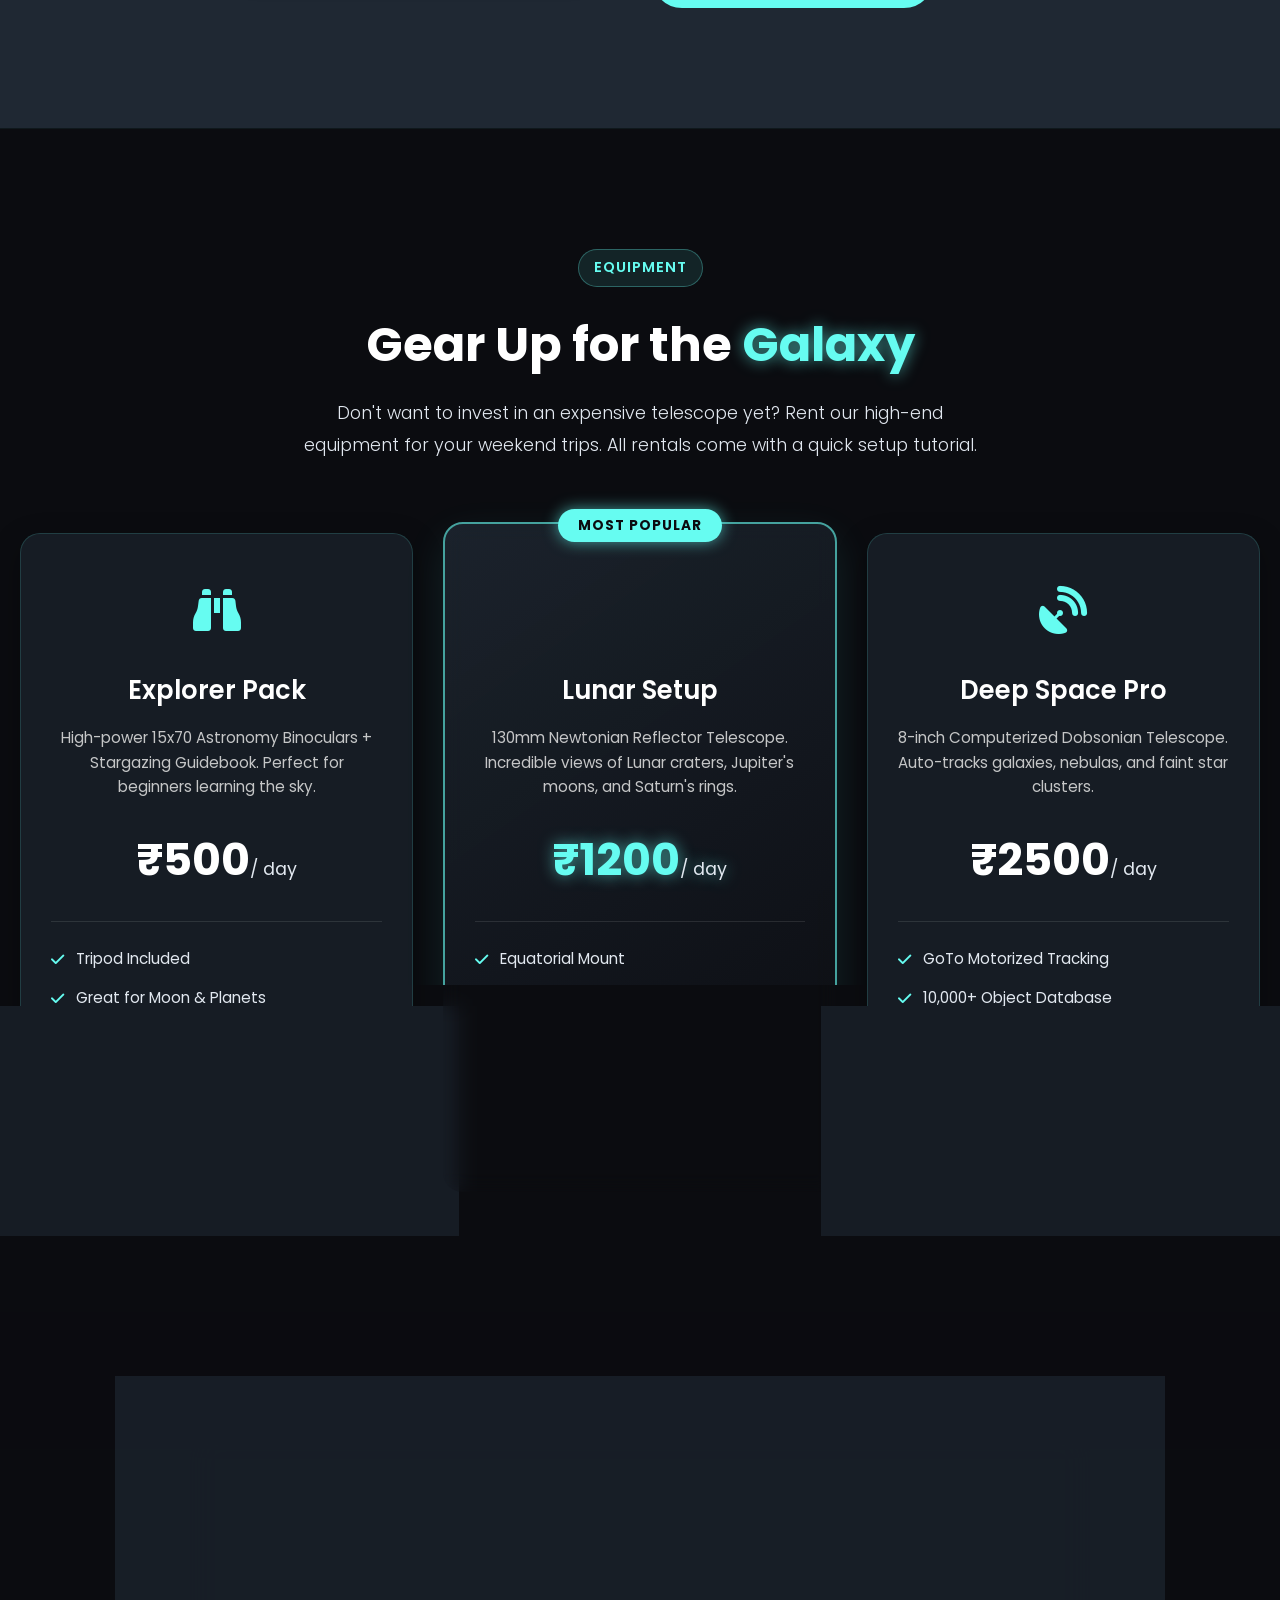
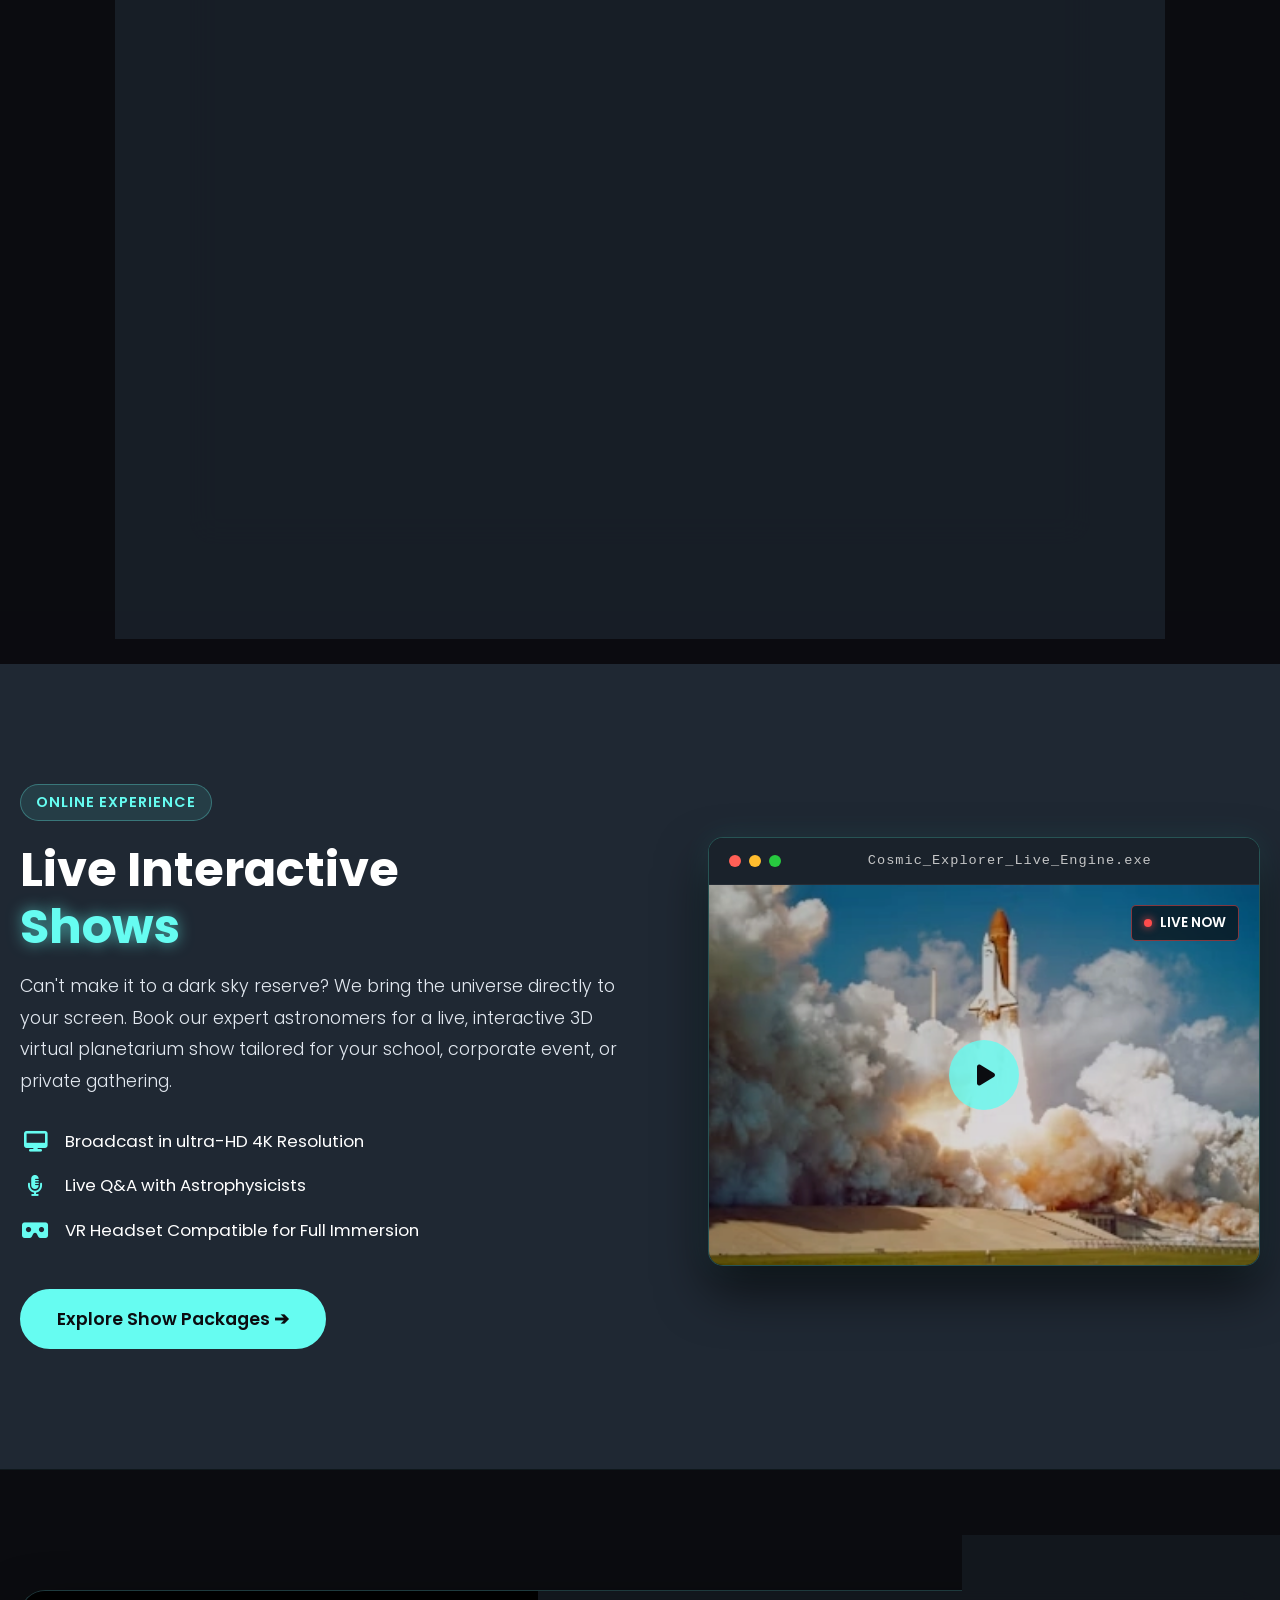
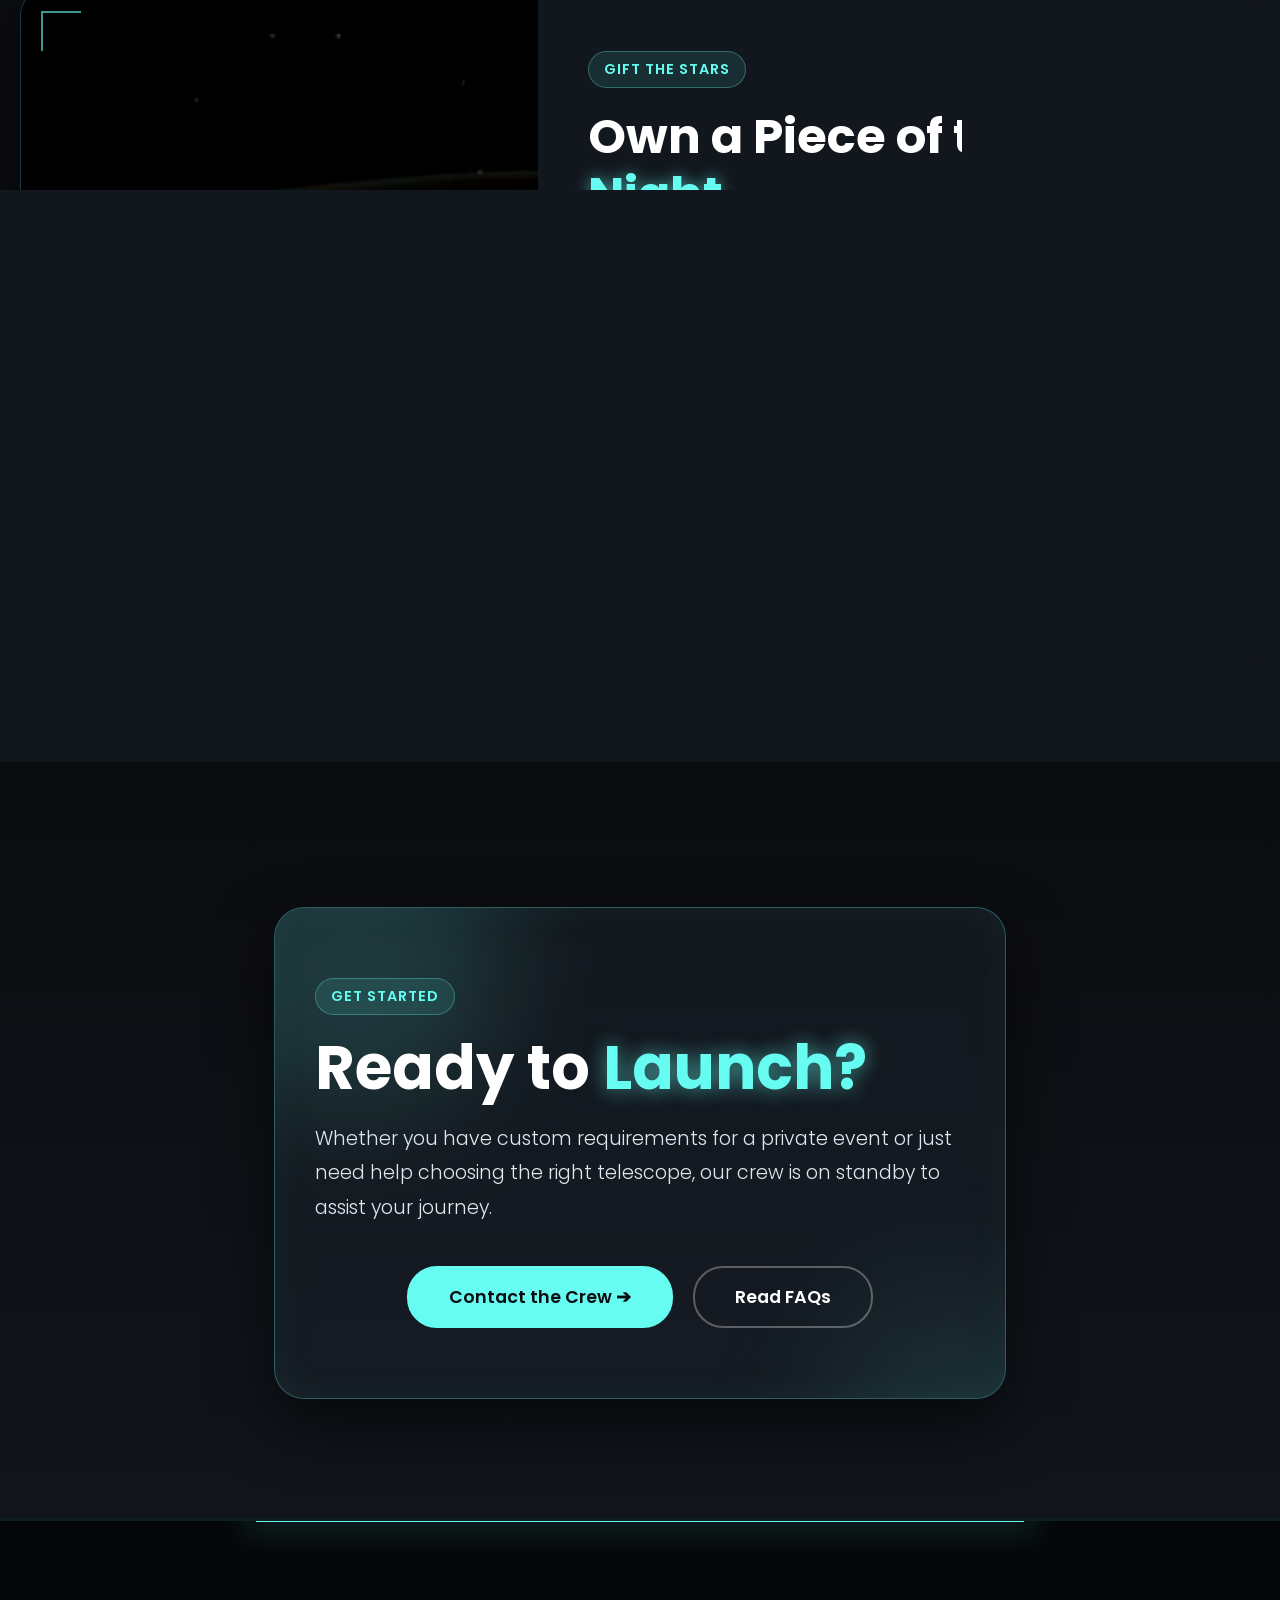
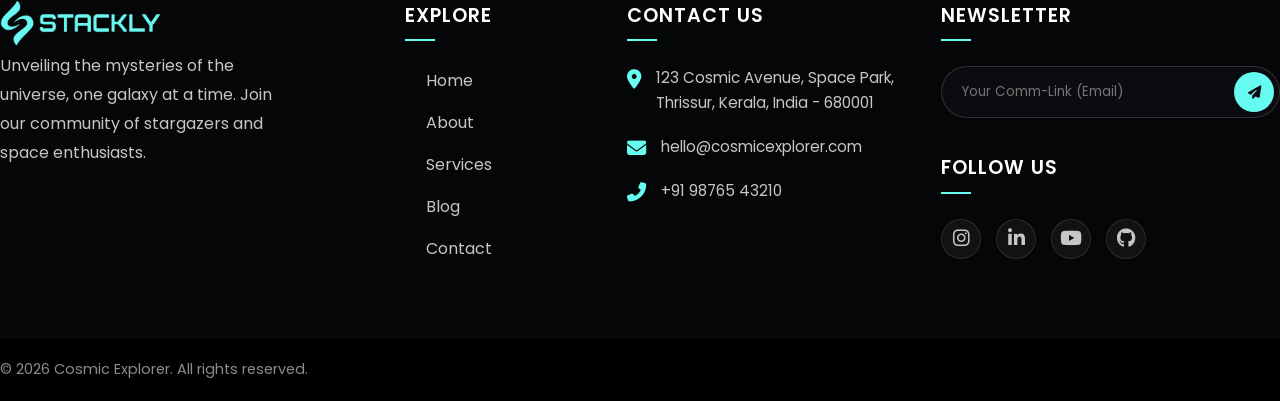
<file: services.html>
<!DOCTYPE html>
<html lang="en">

<head>
    <meta charset="UTF-8">
    <meta name="viewport" content="width=device-width, initial-scale=1.0">
    <title>Services</title>
    <link rel="stylesheet" href="services.css">
    <link rel="stylesheet" href="Astronomy.css">
    <link rel="stylesheet" href="https://cdnjs.cloudflare.com/ajax/libs/font-awesome/6.4.0/css/all.min.css">
    <link href="https://unpkg.com/aos@2.3.1/dist/aos.css" rel="stylesheet">
</head>

<body>
     
    <nav class="navbar">
        <a href="index.html" class="logo-container">
            <img src="./asset/aqua_logo.webp" alt="Company Logo" class="logo-img">
        </a>


         
        <div class="menu-btn" id="menu-btn">
            <span></span>
            <span></span>
            <span></span>
        </div>

         
        <ul class="nav-links" id="nav-links">
            <li><a href="index.html">Home</a></li>
            <li><a href="about.html">About</a></li>
            <li><a href="services.html" class="nav-link active">Services</a></li>
            <li><a href="blog.html">Blog</a></li>
            <li><a href="contact.html">Contact</a></li>
            <li><a href="login.html" class="login-btn">Login</a></li>
        </ul>
    </nav>

     
    <header id="services-hero" class="services-hero-section">
        <div class="container hero-container">

             
            <div class="hero-text" data-aos="fade-up" data-aos-duration="1500">
                <div class="badge">What We Offer</div>
                <h1 class="hero-title">Explore Our <br><span class="text-glow">Cosmic Services</span></h1>
                <p class="hero-subtitle">From premium telescope rentals to guided stargazing tours, we provide
                    everything you need to explore the universe firsthand. Your journey to the stars starts here.</p>

                 
                <ul class="hero-highlights">
                    <li><i class="fas fa-map-marked-alt"></i> Certified Dark Sky Locations</li>
                    <li><i class="fas fa-microscope"></i> Professional-Grade Equipment</li>
                    <li><i class="fas fa-user-astronaut"></i> Expert Astronomer Guides</li>
                </ul>

                <div class="hero-buttons">
                    <a href="404.html" class="btn-primary">View All Services ➔</a>
                </div>
            </div>


             
            <div class="hero-img-box" data-aos="fade-up" data-aos-duration="1500" data-aos-delay="200">

                <div class="sci-fi-3d-wrapper">
                     
                    <div class="sci-fi-border"></div>

                     
                    <div class="sci-fi-inner">
                        <img src="./asset/ph14.webp" alt="Deep Space Galaxy" class="sci-fi-img">

                         
                        <div class="scan-line"></div>
                    </div>
                </div>

            </div>

        </div>
    </header>

     
    <section id="tours" class="tours-section">
        <div class="container split-layout">

             
            <div class="split-image-container" data-aos="fade-up" data-aos-duration="1200">
                 
                <div class="cinematic-frame">
                    <img src="./asset/ph9.webp" alt="Stargazing Camp in the Mountains" class="cinematic-img">
                    <div class="cinematic-overlay"></div>
                </div>

                 
                <div class="glass-stats-badge">
                    <div class="tour-stat">
                        <i class="fas fa-clock"></i>
                        <span>4 Hours</span>
                    </div>
                    <div class="stat-divider"></div>
                    <div class="tour-stat">
                        <i class="fas fa-mountain"></i>
                        <span>Bortle Class 2</span>
                    </div>
                </div>
            </div>

             
            <div class="split-text" data-aos="fade-down" data-aos-duration="1200">
                <div class="badge">Live Experience</div>
                <h2 class="section-title">Guided Night Sky <br><span class="text-glow">Expeditions</span></h2>
                <div class="title-underline"></div>
                <p class="section-description">Join our expert astronomers for an unforgettable night under the stars.
                    We organize exclusive group camps and private tours away from city lights, right into certified
                    dark-sky locations. Unplug from the world and connect with the cosmos.</p>

                <ul class="tour-features">
                    <li>
                        <div class="feature-icon"><i class="fas fa-shuttle-van"></i></div>
                        <div class="feature-text">
                            <h4>Transport & Camping Gear</h4>
                            <p>Comfortable pickup from the city and premium tents provided.</p>
                        </div>
                    </li>
                    <li>
                        <div class="feature-icon"><i class="fas fa-shuttle-van"></i></div>
                        <div class="feature-text">
                            <h4>Laser-Guided Tours</h4>
                            <p>Learn to navigate constellations with our high-power laser pointers.</p>
                        </div>
                    </li>
                </ul>

                <a href="404.html" class="btn-primary mt-3">Book Your Expedition ➔</a>
            </div>

        </div>
    </section>

     
    <section id="rentals" class="rentals-section">
        <div class="container">

             
            <div class="section-header text-center" data-aos="fade-down" data-aos-duration="1000">
                <div class="badge">Equipment</div>
                <h2 class="section-title">Gear Up for the <span class="text-glow">Galaxy</span></h2>
                <div class="title-underline center-line"></div>
                <p class="section-subtitle">Don't want to invest in an expensive telescope yet? Rent our high-end
                    equipment for your weekend trips. All rentals come with a quick setup tutorial.</p>
            </div>

             
            <div class="rental-grid">

                 
                <div class="rental-card" data-aos="fade-up" data-aos-duration="1000" data-aos-delay="100">
                    <div class="rental-icon"><i class="fas fa-binoculars"></i></div>
                    <h3 class="rental-title">Explorer Pack</h3>
                    <p class="rental-desc">High-power 15x70 Astronomy Binoculars + Stargazing Guidebook. Perfect for
                        beginners learning the sky.</p>
                    <div class="rental-price">₹500<span>/ day</span></div>
                    <ul class="rental-features">
                        <li><i class="fas fa-check"></i> Tripod Included</li>
                        <li><i class="fas fa-check"></i> Great for Moon & Planets</li>
                        <li><i class="fas fa-times"></i> Not for Deep Space</li>
                    </ul>
                    <a href="404.html" class="btn-outline">Rent Binoculars</a>
                </div>

                 
                <div class="rental-card popular-card" data-aos="fade-up" data-aos-duration="1000" data-aos-delay="300">
                    <div class="popular-badge">Most Popular</div>
                    <div class="rental-icon"><i class="fas fa-telescope"></i></div>
                    <h3 class="rental-title">Lunar Setup</h3>
                    <p class="rental-desc">130mm Newtonian Reflector Telescope. Incredible views of Lunar craters,
                        Jupiter's moons, and Saturn's rings.</p>
                    <div class="rental-price text-glow">₹1200<span>/ day</span></div>
                    <ul class="rental-features">
                        <li><i class="fas fa-check"></i> Equatorial Mount</li>
                        <li><i class="fas fa-check"></i> 2 Premium Eyepieces</li>
                        <li><i class="fas fa-check"></i> Laser Collimator</li>
                    </ul>
                    <a href="404.html" class="btn-primary">Rent Telescope</a>
                </div>

                 
                <div class="rental-card" data-aos="fade-up" data-aos-duration="1000" data-aos-delay="500">
                    <div class="rental-icon"><i class="fas fa-satellite-dish"></i></div>
                    <h3 class="rental-title">Deep Space Pro</h3>
                    <p class="rental-desc">8-inch Computerized Dobsonian Telescope. Auto-tracks galaxies, nebulas, and
                        faint star clusters.</p>
                    <div class="rental-price">₹2500<span>/ day</span></div>
                    <ul class="rental-features">
                        <li><i class="fas fa-check"></i> GoTo Motorized Tracking</li>
                        <li><i class="fas fa-check"></i> 10,000+ Object Database</li>
                        <li><i class="fas fa-check"></i> Astrophotography Adapter</li>
                    </ul>
                    <a href="404.html" class="btn-outline">Rent Pro Setup</a>
                </div>

            </div>

        </div>
    </section>

     
    <section id="workshops" class="workshop-section">
        <div class="container">

             
            <div class="workshop-glass-card" data-aos="fade-up" data-aos-duration="1200">
                <div class="badge">Masterclass</div>
                <h2 class="section-title">Capture the <span class="text-glow">Cosmos</span></h2>
                <div class="title-underline center-line"></div>
                <p class="workshop-description">Turn your DSLR or mirrorless camera into a time machine. Our intensive
                    weekend workshops teach you how to shoot the Milky Way, star trails, and deep-space nebulae. We
                    cover everything from tracking mount setup to advanced post-processing in Photoshop and Lightroom.
                </p>

                 
                <div class="workshop-highlights">
                    <div class="wh-item">
                        <i class="fas fa-camera"></i>
                        <h4>Camera Settings</h4>
                        <p>Aperture, ISO & Long Exposure</p>
                    </div>
                    <div class="wh-item">
                        <i class="fas fa-layer-group"></i>
                        <h4>Stacking Tech</h4>
                        <p>DeepSkyStacker & Processing</p>
                    </div>
                    <div class="wh-item">
                        <i class="fas fa-moon"></i>
                        <h4>Deep Space</h4>
                        <p>Tracking mounts & Telescopes</p>
                    </div>
                </div>

                <div class="workshop-action">
                    <a href="404.html" class="btn-primary">Join the Next Batch ➔</a>
                </div>
            </div>

        </div>
    </section>

     
    <section id="planetarium" class="planetarium-section">
        <div class="container split-layout">

             
            <div class="split-text" data-aos="fade-up" data-aos-duration="1200">
                <div class="badge">Online Experience</div>
                <h2 class="section-title">Live Interactive <br><span class="text-glow">Shows</span></h2>
                <div class="title-underline"></div>
                <p class="section-description">Can't make it to a dark sky reserve? We bring the universe directly to
                    your screen. Book our expert astronomers for a live, interactive 3D virtual planetarium show
                    tailored for your school, corporate event, or private gathering.</p>

                <ul class="planetarium-features">
                    <li>
                        <i class="fas fa-desktop"></i>
                        <span>Broadcast in ultra-HD 4K Resolution</span>
                    </li>
                    <li>
                        <i class="fas fa-microphone-alt"></i>
                        <span>Live Q&A with Astrophysicists</span>
                    </li>
                    <li>
                        <i class="fas fa-vr-cardboard"></i>
                        <span>VR Headset Compatible for Full Immersion</span>
                    </li>
                </ul>

                <a href="404.html" class="btn-primary mt-3">Explore Show Packages ➔</a>
            </div>

             
            <div class="split-image-container" data-aos="fade-up" data-aos-duration="1200">
                <div class="ui-mockup-frame">

                     
                    <div class="ui-top-bar">
                        <div class="ui-dots">
                            <span class="dot red"></span>
                            <span class="dot yellow"></span>
                            <span class="dot green"></span>
                        </div>
                        <div class="ui-window-title">Cosmic_Explorer_Live_Engine.exe</div>
                    </div>

                     
                    <div class="ui-image-wrapper">
                        <img src="./asset/ph4.webp" alt="Virtual Space Show" class="ui-mockup-img">

                         
                        <div class="play-pulse-btn">
                            <i class="fas fa-play"></i>
                        </div>

                         
                        <div class="live-badge">
                            <span class="pulse-dot"></span> LIVE NOW
                        </div>
                    </div>

                </div>
            </div>

        </div>
    </section>

     
    <section id="star-maps" class="starmap-section">
        <div class="container">

             
            <div class="starmap-card" data-aos="fade-up" data-aos-duration="1200">

                 
                <div class="starmap-image">
                    <img src="./asset/ph5.webp" alt="Custom Framed Star Map">
                     
                    <div class="tech-corner top-left"></div>
                    <div class="tech-corner bottom-right"></div>
                </div>

                 
                <div class="starmap-content">
                    <div class="badge">Gift the Stars</div>
                    <h2 class="section-title">Own a Piece of the <br><span class="text-glow">Night</span></h2>
                    <div class="title-underline"></div>

                    <p class="starmap-desc">Commemorate a special date—an anniversary, a birthday, or a first kiss. We
                        use high-precision astronomical algorithms to generate ultra-high-resolution maps showing
                        exactly how the stars aligned above any specific location on your special day.</p>

                    <div class="starmap-features">
                        <div class="sm-feature">
                            <i class="fas fa-scroll"></i>
                            <span>Museum-Grade Matte Paper</span>
                        </div>
                        <div class="sm-feature">
                            <i class="fas fa-crosshairs"></i>
                            <span>100% Scientifically Accurate</span>
                        </div>
                        <div class="sm-feature">
                            <i class="fas fa-truck-fast"></i>
                            <span>Free Global Shipping</span>
                        </div>
                    </div>

                    <a href="404.html" class="btn-primary">Design Your Map ➔</a>
                </div>

            </div>

        </div>
    </section>

     
    <section id="launch-cta" class="service-cta-section">
        <div class="container text-center">

            <div class="cta-glow-box" data-aos="fade-down" data-aos-duration="1200">
                <div class="badge">Get Started</div>
                <h2 class="cta-title">Ready to <span class="text-glow">Launch?</span></h2>
                <p class="cta-subtitle">Whether you have custom requirements for a private event or just need help
                    choosing the right telescope, our crew is on standby to assist your journey.</p>

                <div class="cta-actions">
                    <a href="404.html" class="btn-primary">Contact the Crew ➔</a>
                    <a href="404.html" class="btn-secondary">Read FAQs</a>
                </div>

                 
                <div class="bg-shape shape-1"></div>
                <div class="bg-shape shape-2"></div>
            </div>

        </div>
    </section>

    <footer id="footer" class="premium-footer">
        <div class="container">

            <div class="footer-main-grid">

                 
                <div class="footer-brand-col" data-aos="fade-up" data-aos-duration="1000">
                    <a href="index.html" class="logo-container">
                        <img src="./asset/aqua_logo.webp" alt="Company Logo" class="logo-img">
                    </a>
                    <p class="brand-text">Unveiling the mysteries of the universe, one galaxy at a time. Join our
                        community of stargazers and space enthusiasts.</p>
                </div>

                 
                <div class="footer-link-col" data-aos="fade-up" data-aos-duration="1000" data-aos-delay="100">
                    <h4 class="footer-title">Explore</h4>
                    <ul class="footer-links">
                        <li><a href="index.html">Home</a></li>
                        <li><a href="about.html">About</a></li>
                        <li><a href="services.html">Services</a></li>
                        <li><a href="blog.html">Blog</a></li>
                        <li><a href="contact.html">Contact</a></li>
                    </ul>
                </div>

                 
                <div class="footer-contact-col" data-aos="fade-up" data-aos-duration="1000" data-aos-delay="200">
                    <h4 class="footer-title">Contact Us</h4>
                    <ul class="contact-list">
                        <li>
                            <i class="fas fa-map-marker-alt"></i>
                            <span>123 Cosmic Avenue, Space Park,<br>Thrissur, Kerala, India - 680001</span>
                        </li>
                        <li>
                            <i class="fas fa-envelope"></i>
                            <span>hello@cosmicexplorer.com</span>
                        </li>
                        <li>
                            <i class="fas fa-phone-alt"></i>
                            <span>+91 98765 43210</span>
                        </li>
                    </ul>
                </div>

                 
                <div class="footer-social-col" data-aos="fade-up" data-aos-duration="1000" data-aos-delay="300">
                    <h4 class="footer-title">Newsletter</h4>
                     
                     <form class="footer-newsletter-form" id="newsletterForm" novalidate>
                        <div class="newsletter-input-wrapper">
                            <input type="email" id="emailInput" placeholder="Your Comm-Link (Email)" required>
                            <button type="submit" id="newsletterBtn"><i class="fas fa-paper-plane"></i></button>
                        </div>
                        <!-- Validation Status Message -->
                        <div id="newsletterStatus" class="newsletter-status"></div>
                    </form>
                     
                    <div id="formMessage" class="form-message"></div>

                    <h4 class="footer-title social-title">Follow Us</h4>
                    <div class="social-icons">
                        <a href="404.html" class="social-btn" title="Instagram"><i class="fab fa-instagram"></i></a>
                        <a href="404.html" class="social-btn" title="X (Twitter)"><i class="fab fa-linkedin-in"></i></a>
                        <a href="404.html" class="social-btn" title="YouTube"><i class="fab fa-youtube"></i></a>
                        <a href="404.html" class="social-btn" title="GitHub"><i class="fab fa-github"></i></a>
                    </div>
                </div>

            </div>

        </div>

         
        <div class="footer-bottom-bar">
            <div class="container bar-content">
                <p>&copy; 2026 Cosmic Explorer. All rights reserved.</p>

            </div>
        </div>
    </footer>



    <script src="main.js"></script>
    <script src="https://unpkg.com/aos@2.3.1/dist/aos.js"></script>
    <script>
        AOS.init({
            duration: 1000,  
            once: true,      
            offset: 100      
        });
    </script>
</body>

</html>
</file>
<file: about.css>
@import url('https://fonts.googleapis.com/css2?family=Poppins:wght@300;400;600;700&display=swap');

 
 
 

.about-hero-section {
    position: relative;
    width: 100%;
     
    min-height: 100vh;
    display: flex;
    align-items: center;
    justify-content: center;
    background-color: #0B0C10;
     
    padding: 100px 20px;
     
    overflow: hidden;
    font-family: 'Poppins', sans-serif;
    box-sizing: border-box;
}

.hero-container {
    display: flex;
    align-items: center;
     
    justify-content: space-between;
    gap: 60px;
    max-width: 1200px;
    width: 100%;
    margin: 0 auto;
}

 
.hero-text {
    flex: 1.2;
    position: relative;
    z-index: 2;
}

.badge {
    display: inline-block;
    background-color: rgba(102, 252, 241, 0.1);
    color: #66FCF1;
    padding: 6px 15px;
    border-radius: 20px;
    font-size: 0.9rem;
    font-weight: 600;
    text-transform: uppercase;
    letter-spacing: 1px;
    margin-bottom: 20px;
    border: 1px solid rgba(102, 252, 241, 0.3);
}

.hero-title {
    font-size: 4.5rem;
    color: #FFFFFF;
    font-weight: 700;
    margin-bottom: 25px;
    line-height: 1.1;
    letter-spacing: 1px;
}

.text-glow {
    color: #66FCF1;
    text-shadow: 0 0 20px rgba(102, 252, 241, 0.6);
}

.hero-subtitle {
    font-size: 1.2rem;
    color: #C5C6C7;
    margin-bottom: 30px;
    line-height: 1.8;
    max-width: 600px;
}

 
.hero-highlights {
    list-style: none;
    padding: 0;
    margin-bottom: 40px;
}

.hero-highlights li {
    color: #FFFFFF;
    font-size: 1.05rem;
    margin-bottom: 15px;
    display: flex;
    align-items: center;
    gap: 15px;
}

.hero-highlights i {
    color: #66FCF1;
    font-size: 1.2rem;
}

 
.btn-primary {
    display: inline-block;
    background-color: #66FCF1;
    color: #0B0C10;
    padding: 14px 35px;
    border-radius: 30px;
    text-decoration: none;
    font-weight: 600;
    font-size: 1.1rem;
    border: 2px solid #66FCF1;
    transition: all 0.3s ease;
}

.btn-primary:hover {
    background-color: transparent;
    color: #66FCF1;
    box-shadow: 0 0 20px rgba(102, 252, 241, 0.5);
    transform: translateY(-3px);
}

 
.hero-img-box {
    flex: 1;
    position: relative;
    display: flex;
    justify-content: center;
    align-items: center;
}

.floating-hero-img {
    width: 100%;
    max-width: 550px;
    border-radius: 20px;
    z-index: 2;
    position: relative;
    border: 1px solid rgba(102, 252, 241, 0.3);
    box-shadow: 0 20px 50px rgba(0, 0, 0, 0.8);
    animation: heroFloat 6s ease-in-out infinite;
}

 
.hero-img-glow {
    position: absolute;
    top: 50%;
    left: 50%;
    transform: translate(-50%, -50%);
    width: 80%;
    height: 80%;
    background: radial-gradient(circle, rgba(102, 252, 241, 0.25) 0%, transparent 70%);
    filter: blur(40px);
    z-index: 1;
}

@keyframes heroFloat {
    0% {
        transform: translateY(0px) rotate(0deg);
    }

    50% {
        transform: translateY(-20px) rotate(2deg);
    }

    100% {
        transform: translateY(0px) rotate(0deg);
    }
}

 
 
 
@media (max-width: 992px) {
    .hero-container {
        flex-direction: column;
        text-align: center;
        gap: 50px;
    }

    .hero-title {
        font-size: 3rem;
    }

    .hero-subtitle {
        margin: 0 auto 30px auto;
    }

    .hero-highlights li {
        justify-content: center;
    }

    .hero-buttons {
        display: flex;
        justify-content: center;
    }
}

 
 
 

.mission-section {
    padding: 100px 20px;
    background-color: #1F2833;
     
    min-height: auto;
    position: relative;
    font-family: 'Poppins', sans-serif;
}

 
.text-center {
    text-align: center;
}

.center-line {
    margin: 0 auto 50px auto;
}

 
.section-subtitle {
    color: #F3F4F6;
     
    font-size: 1.15rem;
     
    line-height: 1.8;
    max-width: 800px;
    margin: 0 auto;
    font-weight: 300;
}

 
.mission-grid {
    display: grid;
    grid-template-columns: repeat(auto-fit, minmax(300px, 1fr));
    gap: 40px;
    margin-top: 50px;
}

 
.mission-card {
    background: rgba(11, 12, 16, 0.85);
     
    border: 1px solid rgba(102, 252, 241, 0.15);
    border-radius: 20px;
    padding: 40px 30px;
    text-align: center;
    transition: all 0.4s cubic-bezier(0.25, 0.8, 0.25, 1);
    backdrop-filter: blur(12px);
    -webkit-backdrop-filter: blur(12px);
    box-shadow: 0 10px 30px rgba(0, 0, 0, 0.5);
}

.mission-card:hover {
    transform: translateY(-12px);
    border-color: #66FCF1;
    box-shadow: 0 20px 40px rgba(102, 252, 241, 0.2);
}

 
.mission-icon {
    width: 80px;
    height: 80px;
    background: rgba(102, 252, 241, 0.05);
    border-radius: 50%;
    display: flex;
    justify-content: center;
    align-items: center;
    margin: 0 auto 25px auto;
    border: 2px solid #45A29E;
    transition: all 0.4s ease;
}

.mission-icon i {
    font-size: 2rem;
    color: #66FCF1;
    transition: all 0.4s ease;
}

.mission-card:hover .mission-icon {
    background: #66FCF1;
    border-color: #66FCF1;
    box-shadow: 0 0 25px #66FCF1;
    transform: scale(1.1);
}

.mission-card:hover .mission-icon i {
    color: #0B0C10;
}

 
.mission-card h3 {
    color: #FFFFFF;
     
    font-size: 1.5rem;
    margin-bottom: 15px;
    font-weight: 600;
}

.mission-card p {
    color: #E2E8F0;
     
    font-size: 1.05rem;
    line-height: 1.7;
    font-weight: 300;
}

 
 
 
@media (max-width: 768px) {
    .mission-grid {
        gap: 30px;
        grid-template-columns: repeat(auto-fit, minmax(260px, 1fr));
    }

    .mission-card {
        padding: 30px 20px;
    }

    .section-subtitle {
        font-size: 1rem;
        padding: 0 10px;
    }
}

 
 
 

.origin-section {
    padding: 100px 20px;
    background-color: #0B0C10;
     
    min-height: auto;
    position: relative;
    font-family: 'Poppins', sans-serif;
    overflow: hidden;
}

 
.timeline-container {
    position: relative;
    max-width: 1000px;
    margin: 60px auto 0 auto;
}

 
.timeline-container::after {
    content: '';
    position: absolute;
    width: 4px;
    background: rgba(102, 252, 241, 0.2);
    top: 0;
    bottom: 0;
    left: 50%;
    transform: translateX(-50%);
    border-radius: 2px;
}

 
.timeline-item {
    position: relative;
    width: 50%;
    padding: 20px 40px;
    box-sizing: border-box;
}

 
.timeline-item.left {
    left: 0;
    text-align: right;
}

.timeline-item.right {
    left: 50%;
    text-align: left;
}

 
.timeline-dot {
    position: absolute;
    width: 24px;
    height: 24px;
    background-color: #0B0C10;
    border: 4px solid #66FCF1;
    border-radius: 50%;
    top: 30px;
    z-index: 2;
    transition: all 0.3s ease;
    box-shadow: 0 0 15px rgba(102, 252, 241, 0.5);
}

.timeline-item.left .timeline-dot {
    right: -12px;
     
}

.timeline-item.right .timeline-dot {
    left: -12px;
     
}

 
.timeline-item:hover .timeline-dot {
    background-color: #66FCF1;
    box-shadow: 0 0 25px #66FCF1;
    transform: scale(1.2);
}

 
.timeline-content {
    background: rgba(31, 40, 51, 0.6);
    padding: 30px;
    border-radius: 20px;
    border: 1px solid rgba(102, 252, 241, 0.1);
    position: relative;
    backdrop-filter: blur(10px);
    -webkit-backdrop-filter: blur(10px);
    transition: all 0.4s ease;
    box-shadow: 0 10px 30px rgba(0, 0, 0, 0.4);
}

 
.timeline-item:hover .timeline-content {
    border-color: #66FCF1;
    transform: translateY(-8px);
    box-shadow: 0 15px 40px rgba(102, 252, 241, 0.15);
}

.timeline-date {
    display: inline-block;
    color: #66FCF1;
    font-size: 1rem;
    font-weight: 700;
    margin-bottom: 10px;
    letter-spacing: 1px;
    text-transform: uppercase;
}

.timeline-content h3 {
    color: #FFFFFF;
    font-size: 1.5rem;
    margin-bottom: 15px;
    font-weight: 600;
}

.timeline-content p {
    color: #E2E8F0;
     
    font-size: 1.05rem;
    line-height: 1.7;
    font-weight: 300;
}

 
 
 
@media (max-width: 768px) {

     
    .timeline-container::after {
        left: 20px;
    }

     
    .timeline-item {
        width: 100%;
        padding-left: 60px;
         
        padding-right: 10px;
        text-align: left !important;
         
        left: 0 !important;
    }

     
    .timeline-item.left .timeline-dot,
    .timeline-item.right .timeline-dot {
        left: 8px;
         
        right: auto;
    }

    .timeline-content {
        padding: 25px 20px;
    }
}

 
 
 

.crew-section {
    padding: 100px 20px;
    background-color: #1F2833;
     
    min-height: auto;
    position: relative;
    font-family: 'Poppins', sans-serif;
}

 
.crew-grid {
    display: grid;
    grid-template-columns: repeat(auto-fit, minmax(300px, 1fr));
    gap: 40px;
    margin-top: 60px;
}

 
.crew-card {
    background: rgba(11, 12, 16, 0.85);
     
    border: 1px solid rgba(102, 252, 241, 0.15);
    border-radius: 20px;
    padding: 40px 30px;
    text-align: center;
    transition: all 0.4s cubic-bezier(0.25, 0.8, 0.25, 1);
    backdrop-filter: blur(12px);
    -webkit-backdrop-filter: blur(12px);
    box-shadow: 0 10px 30px rgba(0, 0, 0, 0.4);
    display: flex;
    flex-direction: column;
    align-items: center;
}

.crew-card:hover {
    transform: translateY(-12px);
    border-color: #66FCF1;
    box-shadow: 0 20px 40px rgba(102, 252, 241, 0.2);
}

 
.crew-img-wrapper {
    width: 130px;
    height: 130px;
    border-radius: 50%;
    margin-bottom: 25px;
    padding: 5px;
    background: linear-gradient(135deg, rgba(102, 252, 241, 0.5), transparent);
    transition: all 0.4s ease;
}

.crew-img-wrapper img {
    width: 100%;
    height: 100%;
    object-fit: cover;
    border-radius: 50%;
    border: 3px solid #0B0C10;
     
}

.crew-card:hover .crew-img-wrapper {
    background: linear-gradient(135deg, #66FCF1, #45A29E);
    box-shadow: 0 0 25px rgba(102, 252, 241, 0.4);
    transform: scale(1.05);
}

 
.crew-card h3 {
    color: #FFFFFF;
    font-size: 1.6rem;
    margin-bottom: 5px;
    font-weight: 600;
}

.crew-role {
    color: #66FCF1;
     
    font-size: 0.95rem;
    font-weight: 600;
    text-transform: uppercase;
    letter-spacing: 1px;
    display: block;
    margin-bottom: 20px;
}

.crew-card p {
    color: #E2E8F0;
     
    font-size: 1rem;
    line-height: 1.7;
    font-weight: 300;
    flex-grow: 1;
     
    margin-bottom: 25px;
}

 
.crew-socials {
    display: flex;
    gap: 15px;
    justify-content: center;
}

.crew-socials a {
    display: flex;
    justify-content: center;
    align-items: center;
    width: 40px;
    height: 40px;
    border-radius: 50%;
    background-color: rgba(255, 255, 255, 0.05);
    color: #C5C6C7;
    font-size: 1.1rem;
    text-decoration: none;
    border: 1px solid rgba(255, 255, 255, 0.1);
    transition: all 0.3s ease;
}

.crew-socials a:hover {
    background-color: #66FCF1;
    color: #0B0C10;
    border-color: #66FCF1;
    transform: translateY(-5px);
    box-shadow: 0 5px 15px rgba(102, 252, 241, 0.4);
}

 
 
 
@media (max-width: 768px) {
    .crew-grid {
        gap: 30px;
        grid-template-columns: repeat(auto-fit, minmax(260px, 1fr));

    }

    .crew-card {
        padding: 30px 20px;
    }
}

 
 
 

.tech-section {
    padding: 100px 20px;
    background-color: #0B0C10;
     
    min-height: auto;
    position: relative;
    font-family: 'Poppins', sans-serif;
    border-top: 1px solid rgba(102, 252, 241, 0.05);
}

 
.tech-grid {
    display: grid;
    grid-template-columns: repeat(2, 1fr);
     
    gap: 30px;
    margin-top: 60px;
    max-width: 1000px;
    margin-left: auto;
    margin-right: auto;
}

 
.tech-card {
    background: linear-gradient(145deg, rgba(31, 40, 51, 0.4), rgba(11, 12, 16, 0.8));
    border: 1px solid rgba(102, 252, 241, 0.1);
    border-radius: 20px;
    padding: 40px 30px;
    display: flex;
    align-items: flex-start;
    gap: 25px;
    transition: all 0.4s cubic-bezier(0.25, 0.8, 0.25, 1);
    box-shadow: 0 10px 30px rgba(0, 0, 0, 0.5);
    position: relative;
    overflow: hidden;
}

 
.tech-card::before {
    content: '';
    position: absolute;
    top: 0;
    left: 0;
    width: 4px;
    height: 100%;
    background-color: #45A29E;
    transition: all 0.4s ease;
}

.tech-card:hover {
    transform: translateY(-8px);
    border-color: rgba(102, 252, 241, 0.3);
    box-shadow: 0 15px 40px rgba(102, 252, 241, 0.1);
}

.tech-card:hover::before {
    background-color: #66FCF1;
    box-shadow: 0 0 15px #66FCF1;
}

 
.tech-icon {
    flex-shrink: 0;
     
    width: 60px;
    height: 60px;
    background: rgba(102, 252, 241, 0.05);
    border-radius: 15px;
    display: flex;
    justify-content: center;
    align-items: center;
    border: 1px solid rgba(102, 252, 241, 0.2);
    transition: all 0.4s ease;
}

.tech-icon i {
    font-size: 1.8rem;
    color: #66FCF1;
    transition: all 0.3s ease;
}

.tech-card:hover .tech-icon {
    background: rgba(102, 252, 241, 0.15);
    border-color: #66FCF1;
    transform: rotate(10deg);
}

 
.tech-info h3 {
    color: #FFFFFF;
    font-size: 1.4rem;
    margin-bottom: 12px;
    font-weight: 600;
}

.tech-info p {
    color: #E2E8F0;
     
    font-size: 0.95rem;
    line-height: 1.7;
    font-weight: 300;
    margin: 0;
}

 
 
 
@media (max-width: 768px) {
    .tech-grid {
        grid-template-columns: 1fr;
         
        gap: 20px;
    }

    .tech-card {
        padding: 30px 20px;
        flex-direction: column;
         
        text-align: center;
        align-items: center;
    }

     
    .tech-card::before {
        width: 100%;
        height: 4px;
        top: 0;
        left: 0;
    }
}

 
 
 

.milestones-section {
    padding: 100px 20px;
    background-color: #1F2833;
     
    min-height: auto;
    position: relative;
    font-family: 'Poppins', sans-serif;
}

 
.stats-grid {
    display: grid;
    grid-template-columns: repeat(auto-fit, minmax(220px, 1fr));
    gap: 30px;
    margin-top: 60px;
}

 
.stat-card {
    background: rgba(11, 12, 16, 0.7);
     
    border: 1px solid rgba(102, 252, 241, 0.15);
    border-radius: 20px;
    padding: 40px 20px;
    text-align: center;
    transition: all 0.4s cubic-bezier(0.25, 0.8, 0.25, 1);
    backdrop-filter: blur(10px);
    -webkit-backdrop-filter: blur(10px);
    box-shadow: 0 10px 30px rgba(0, 0, 0, 0.3);
}

.stat-card:hover {
    transform: translateY(-10px);
    border-color: #66FCF1;
    box-shadow: 0 20px 40px rgba(102, 252, 241, 0.2);
}

 
.stat-icon {
    font-size: 2.5rem;
    color: rgba(102, 252, 241, 0.5);
     
    margin-bottom: 20px;
    transition: all 0.4s ease;
}

.stat-card:hover .stat-icon {
    color: #66FCF1;
    transform: scale(1.1);
}

 
.stat-number {
    font-size: 3.5rem;
    color: #FFFFFF;
    font-weight: 700;
    margin-bottom: 5px;
    line-height: 1.1;
    transition: text-shadow 0.3s ease;
}

.stat-card:hover .stat-number {
    text-shadow: 0 0 25px rgba(102, 252, 241, 0.8);
}

.stat-label {
    color: #E2E8F0;
     
    font-size: 1.1rem;
    font-weight: 400;
    text-transform: uppercase;
    letter-spacing: 1px;
    margin: 0;
}

 
 
 
@media (max-width: 992px) {
    .stats-grid {
        grid-template-columns: repeat(2, 1fr);
         
    }
}

@media (max-width: 576px) {
    .stats-grid {
        grid-template-columns: 1fr;
         
        gap: 20px;
    }

    .stat-card {
        padding: 30px 20px;
    }

    .stat-number {
        font-size: 3rem;
    }
}

 
 
 

.join-cta-section {
    padding: 120px 20px;
     
    background: linear-gradient(to bottom, #1F2833 0%, #0B0C10 100%);
    min-height: auto;
    position: relative;
    font-family: 'Poppins', sans-serif;
    display: flex;
    justify-content: center;
    align-items: center;
}

 
.cta-content-box {
    max-width: 800px;
    margin: 0 auto;
    padding: 60px 40px;
    background: rgba(11, 12, 16, 0.6);
    border: 1px solid rgba(102, 252, 241, 0.2);
    border-radius: 25px;
    backdrop-filter: blur(15px);
    -webkit-backdrop-filter: blur(15px);
    box-shadow: 0 20px 50px rgba(0, 0, 0, 0.5), inset 0 0 30px rgba(102, 252, 241, 0.05);
    position: relative;
    overflow: hidden;
}

 
.cta-content-box::before {
    content: '';
    position: absolute;
    top: -50%;
    left: -50%;
    width: 200%;
    height: 200%;
    background: radial-gradient(circle, rgba(102, 252, 241, 0.1) 0%, transparent 60%);
    z-index: 0;
    pointer-events: none;
     
}

.cta-title {
    font-size: 3.5rem;
    color: #FFFFFF;
    font-weight: 700;
    margin-bottom: 20px;
    position: relative;
    z-index: 2;
}

.cta-subtitle {
    color: #E2E8F0;
    font-size: 1.2rem;
    line-height: 1.8;
    margin-bottom: 40px;
    position: relative;
    z-index: 2;
}

 
.cta-actions {
    display: flex;
    gap: 20px;
    justify-content: center;
    position: relative;
    z-index: 2;
}

 
.btn-secondary {
    display: inline-block;
    background-color: transparent;
    color: #FFFFFF;
    padding: 14px 35px;
    border-radius: 30px;
    text-decoration: none;
    font-weight: 600;
    font-size: 1.1rem;
    border: 2px solid rgba(255, 255, 255, 0.3);
    transition: all 0.3s ease;
}

.btn-secondary:hover {
    border-color: #66FCF1;
    color: #66FCF1;
    background-color: rgba(102, 252, 241, 0.05);
    transform: translateY(-3px);
}

 
 
 
@media (max-width: 768px) {
    .cta-content-box {
        padding: 40px 20px;
    }

    .cta-title {
        font-size: 2.5rem;
    }

    .cta-subtitle {
        font-size: 1.05rem;
    }

    .cta-actions {
        flex-direction: column;
        align-items: center;
    }

    .btn-primary,
    .btn-secondary {
        width: 100%;
        max-width: 300px;
        text-align: center;
    }
}
</file>
<file: Astronomy.css>
@import url('https://fonts.googleapis.com/css2?family=Poppins:wght@300;400;600&display=swap');

*,
*::before,
*::after {
    margin: 0;
    padding: 0;
    box-sizing: border-box;
}

 
html {
    scroll-behavior: smooth;
}

body {
    font-family: 'Poppins', sans-serif;
    background-color: #0B0C10;
     
    color: #E2E8F0;
     
    line-height: 1.6;
    overflow-x: hidden;
     
    -webkit-font-smoothing: antialiased;
     
    -moz-osx-font-smoothing: grayscale;
}

.container {
    max-width: 1300px;
    margin: 0 auto;
}

 
.navbar {
    position: fixed;
    top: 0;
    left: 0;
    width: 100%;
    height: 80px;
     
    display: flex;
    justify-content: space-between;
    align-items: center;
    padding: 0 50px;
    background-color: #0B0C10;
    border-bottom: 1px solid #1F2833;
    z-index: 1000;
    font-family: 'Poppins', sans-serif;
    box-sizing: border-box;
}

.nav-link.active {
   color:#66FCF1 ;
 }
 
.logo-img {
    width: 160px;
    transition: transform 0.3s ease;
}


.logo-img:hover {
    transform: scale(1.05);
    cursor: pointer;
}

 
.nav-links {
    display: flex;
    list-style: none;
    align-items: center;
     
    margin: 0;
    padding: 0;
    height: 100%;
}

 
.nav-links li {
    margin: 0 15px;
    display: flex;
    align-items: center;
}

 
.nav-links a {
    color: #C5C6C7;
    text-decoration: none;
    font-size: 1.1rem;
    font-weight: 400;
    transition: color 0.3s ease;
}

.nav-links a:hover {
    color: #66FCF1;
}

 
.nav-links a.login-btn {
    color: #66FCF1;
    border: 2px solid #66FCF1;
    padding: 8px 24px;
    border-radius: 25px;
    display: flex;
     
    align-items: center;
    justify-content: center;
    transition: all 0.3s ease;
    margin-left: 10px;
}

.nav-links a.login-btn:hover {
    background-color: #66FCF1;
    color: #0B0C10;
    box-shadow: 0 0 15px #66FCF1;
}

 
.menu-btn {
    display: none;
    flex-direction: column;
    cursor: pointer;
    z-index: 1001;
}

.menu-btn span {
    width: 28px;
    height: 3px;
    background-color: #FFFFFF;
    margin: 4px 0;
    transition: 0.4s;
    border-radius: 2px;
}

 
 
 
@media (max-width: 768px) {
    .navbar {
        padding: 0 20px;
        height: 70px;
         
    }

    .menu-btn {
        display: flex;
    }

    .nav-links {
        position: fixed;
        top: 0;
        right: -100%;
        width: 70%;
        height: 100vh;
        background-color: #1F2833;
        flex-direction: column;
        justify-content: center;
        align-items: center;
        transition: right 0.4s ease-in-out;
        box-shadow: -5px 0 15px rgba(0, 0, 0, 0.8);
    }

    .nav-links.active {
        right: 0;
    }

    .nav-links li {
        margin: 20px 0;
         
    }

     
    .nav-links a.login-btn {
        margin-left: 0;
    }

    .menu-btn.toggle span:nth-child(1) {
        transform: rotate(-45deg) translate(-5px, 6px);
        background-color: #66FCF1;
    }

    .menu-btn.toggle span:nth-child(2) {
        opacity: 0;
    }

    .menu-btn.toggle span:nth-child(3) {
        transform: rotate(45deg) translate(-5px, -6px);
        background-color: #66FCF1;
    }
}

 
 
 

.premium-footer {
    background-color: #050608;
     
    padding-top: 80px;
    border-top: 2px solid rgba(102, 252, 241, 0.1);
    color: #C5C6C7;
    position: relative;
    overflow: hidden;
}

 
.premium-footer::before {
    content: '';
    position: absolute;
    top: 0;
    left: 50%;
    transform: translateX(-50%);
    width: 60%;
    height: 1px;
    background: #66FCF1;
    box-shadow: 0 0 30px 15px rgba(102, 252, 241, 0.1);
}

 
.footer-main-grid {
    display: grid;
    grid-template-columns: 2fr 1fr 1.5fr 1.5fr;
    gap: 40px;
    margin-bottom: 60px;
}

.footer-title {
    color: #FFFFFF;
    font-size: 1.2rem;
    margin-bottom: 25px;
    font-weight: 600;
    text-transform: uppercase;
    letter-spacing: 1px;
    position: relative;
    padding-bottom: 10px;
}

.footer-title::after {
    content: '';
    position: absolute;
    left: 0;
    bottom: 0;
    width: 30px;
    height: 2px;
    background-color: #66FCF1;
}

 
.footer-brand-col .logo {
    font-size: 2.2rem;
    margin-bottom: 20px;
}

.brand-text {
    line-height: 1.8;
    max-width: 300px;
    font-size: 1rem;
}

 
.footer-links {
    list-style: none;
    padding: 0;
}

.footer-links li {
    margin-bottom: 15px;
}

.footer-links a {
    color: #C5C6C7;
    text-decoration: none;
    font-size: 1rem;
    transition: all 0.3s ease;
    display: inline-flex;
    align-items: center;
}

.footer-links a::before {
    content: '➔';
    font-size: 0.8rem;
    color: #66FCF1;
    margin-right: 10px;
    opacity: 0;
    transform: translateX(-10px);
    transition: all 0.3s ease;
}

.footer-links a:hover {
    color: #66FCF1;
}

.footer-links a:hover::before {
    opacity: 1;
    transform: translateX(0);
}

 
.contact-list {
    list-style: none;
    padding: 0;
}

.contact-list li {
    display: flex;
    align-items: flex-start;
    margin-bottom: 20px;
    line-height: 1.6;
    font-size: 0.95rem;
}

.contact-list i {
    color: #66FCF1;
    font-size: 1.2rem;
    margin-right: 15px;
    margin-top: 4px;
}

 
.footer-newsletter-form {
    display: flex;
    margin-bottom: 35px;
    border: 1px solid rgba(197, 198, 199, 0.2);
    border-radius: 30px;
    padding: 5px;
    background-color: #0B0C10;
    transition: border-color 0.3s ease;
}

.footer-newsletter-form:focus-within {
    border-color: #66FCF1;
    box-shadow: 0 0 10px rgba(102, 252, 241, 0.2);
}

.footer-newsletter-form input {
    flex: 1;
    background: transparent;
    border: none;
    color: #FFFFFF;
    padding: 10px 15px;
    outline: none;
    font-family: 'Poppins', sans-serif;
}

.footer-newsletter-form button {
    background-color: #66FCF1;
    color: #0B0C10;
    border: none;
    width: 40px;
    height: 40px;
    border-radius: 50%;
    cursor: pointer;
    transition: all 0.3s ease;
    display: flex;
    justify-content: center;
    align-items: center;
}

.footer-newsletter-form button:hover {
    background-color: #FFFFFF;
    box-shadow: 0 0 15px #66FCF1;
}

.social-title {
    margin-top: 20px;
}

.social-icons {
    display: flex;
    gap: 15px;
}

.social-btn {
    width: 40px;
    height: 40px;
    border-radius: 50%;
    background-color: rgba(255, 255, 255, 0.05);
    color: #C5C6C7;
    display: flex;
    justify-content: center;
    align-items: center;
    font-size: 1.2rem;
    text-decoration: none;
    border: 1px solid rgba(255, 255, 255, 0.1);
    transition: all 0.4s cubic-bezier(0.175, 0.885, 0.32, 1.275);
}

.social-btn:hover {
    background-color: #66FCF1;
    color: #0B0C10;
    border-color: #66FCF1;
    transform: translateY(-5px);
    box-shadow: 0 5px 15px rgba(102, 252, 241, 0.4);
}

 
.footer-bottom-bar {
    border-top: 1px solid rgba(255, 255, 255, 0.05);
    padding: 20px 0;
    background-color: #000000;
}

.bar-content {
    display: flex;
    justify-content: space-between;
    align-items: center;
    font-size: 0.9rem;
    color: rgba(197, 198, 199, 0.7);
}

 
.form-message {
    margin-top: 10px;
    font-size: 0.9rem;
    font-weight: 600;
    opacity: 0;
    transition: opacity 0.3s ease;
    text-align: left;
    padding-left: 10px;
}

 
.form-message.success {
    opacity: 1;
    color: #66FCF1;
     
}

 
.form-message.error {
    opacity: 1;
    color: #FF4C4C;
     
}

 
.footer-newsletter-form.error-border {
    border-color: #FF4C4C;
    box-shadow: 0 0 10px rgba(255, 76, 76, 0.3);
}

 
 
 
@media (max-width: 992px) {
    .footer-main-grid {
        grid-template-columns: 1fr 1fr;
    }
}

@media (max-width: 768px) {
    .footer-main-grid {
        grid-template-columns: 1fr;
        gap: 40px;
        text-align: center;
    }

    .footer-title::after {
        left: 50%;
        transform: translateX(-50%);
    }

    .brand-text {
        margin: 0 auto;
    }

    .contact-list li {
        flex-direction: column;
        align-items: center;
        text-align: center;
    }

    .contact-list i {
        margin-right: 0;
        margin-bottom: 10px;
        font-size: 1.5rem;
    }

    .social-icons {
        justify-content: center;
    }

    .bar-content {
        flex-direction: column;
        gap: 10px;
        text-align: center;
    }
}

/* Newsletter Input Wrapper */
.newsletter-input-wrapper {
    display: flex;
    position: relative;
    width: 100%;
}

/* Status Message Styling */
.newsletter-status {
    margin-top: 10px;
    font-size: 0.85rem;
    font-weight: 600;
    min-height: 20px;
    display: none;
    transition: all 0.3s ease;
}

.status-error {
    color: #FF4C4C;
    display: block;
    animation: fadeIn 0.3s ease;
}

.status-success {
    color: #66FCF1;
    display: block;
    text-shadow: 0 0 10px rgba(102, 252, 241, 0.5);
    animation: fadeIn 0.3s ease;
}

/* Error Border for Input */
.footer-newsletter-form input.input-error {
    border: 1px solid #FF4C4C !important;
    box-shadow: 0 0 10px rgba(255, 76, 76, 0.3) !important;
}

/* Button Loading State */
.footer-newsletter-form button:disabled {
    opacity: 0.7;
    cursor: not-allowed;
}

/* Simple Fade In */
@keyframes fadeIn {
    from { opacity: 0; transform: translateY(-5px); }
    to { opacity: 1; transform: translateY(0); }
}

/* --- FIX BROWSER AUTOFILL BACKGROUND --- */
.newsletter-input-wrapper input:-webkit-autofill,
.newsletter-input-wrapper input:-webkit-autofill:hover, 
.newsletter-input-wrapper input:-webkit-autofill:focus, 
.newsletter-input-wrapper input:-webkit-autofill:active {
    transition: background-color 5000s ease-in-out 0s;
    -webkit-text-fill-color: #FFFFFF !important;
    caret-color: #FFFFFF;
}
</file>
<file: blog.css>
@import url('https://fonts.googleapis.com/css2?family=Poppins:wght@300;400;600;700&display=swap');

* {
    margin: 0;
    padding: 0;
    box-sizing: border-box;
    font-family: 'Poppins', sans-serif;
}

body {
    background-color: #0B0C10;
     
    color: #E2E8F0;
    overflow-x: hidden;
}

.blog-hero-section {
    position: relative;
    width: 100%;
    min-height: 90vh;
    display: flex;
    align-items: center;
    background-color: #0B0C10;
     
    padding: 120px 20px 60px 20px;
    border-bottom: 1px solid rgba(102, 252, 241, 0.1);
}

.hero-container {
    display: flex;
    align-items: center;
    justify-content: space-between;
    gap: 60px;
}

 
.hero-text {
    flex: 1.1;
}

.badge {
    display: inline-block;
    background-color: rgba(102, 252, 241, 0.1);
    color: #66FCF1;
    padding: 6px 15px;
    border-radius: 20px;
    font-size: 0.9rem;
    font-weight: 600;
    text-transform: uppercase;
    letter-spacing: 1px;
    border: 1px solid rgba(102, 252, 241, 0.3);
    margin-bottom: 25px;
}

.glow-badge {
    box-shadow: 0 0 15px rgba(102, 252, 241, 0.3);
}

.post-title {
    font-size: 3.5rem;
    color: #FFFFFF;
    font-weight: 700;
    margin-bottom: 25px;
    line-height: 1.2;
}

.text-glow {
    color: #66FCF1;
    text-shadow: 0 0 15px rgba(102, 252, 241, 0.6);
}

 
.post-meta {
    display: flex;
    align-items: center;
    flex-wrap: wrap;
    gap: 25px;
    margin-bottom: 25px;
    border-bottom: 1px solid rgba(255, 255, 255, 0.1);
    padding-bottom: 20px;
}

.post-meta span {
    color: #C5C6C7;
    font-size: 0.95rem;
    display: flex;
    align-items: center;
    gap: 10px;
}

.post-meta span i {
    color: #66FCF1;
}

.author-img {
    width: 30px;
    height: 30px;
    border-radius: 50%;
    object-fit: cover;
    border: 2px solid #66FCF1;
}

.post-excerpt {
    font-size: 1.1rem;
    line-height: 1.8;
    color: #E2E8F0;
    font-weight: 300;
    margin-bottom: 35px;
}

 
.btn-primary {
    display: inline-block;
    background-color: #66FCF1;
    color: #0B0C10;
    padding: 14px 35px;
    border-radius: 30px;
    text-decoration: none;
    font-weight: 600;
    font-size: 1.1rem;
    border: 2px solid #66FCF1;
    transition: all 0.3s ease;
}

.btn-primary:hover {
    background-color: transparent;
    color: #66FCF1;
    box-shadow: 0 0 20px rgba(102, 252, 241, 0.5);
    transform: translateY(-3px);
}

 
.hero-img-box {
    flex: 1;
    position: relative;
    display: flex;
    justify-content: center;
    align-items: center;
}

.featured-img-wrapper {
    position: relative;
    width: 100%;
    max-width: 550px;
    border-radius: 20px;
    z-index: 2;
}

.featured-post-img {
    width: 100%;
    height: 400px;
    object-fit: cover;
    border-radius: 20px;
    border: 1px solid rgba(102, 252, 241, 0.2);
    box-shadow: 0 20px 40px rgba(0, 0, 0, 0.6);
    transition: transform 0.5s ease;
    position: relative;
    z-index: 2;
}

.featured-img-wrapper:hover .featured-post-img {
    transform: scale(1.03);
}

 
.img-glow-backdrop {
    position: absolute;
    top: 50%;
    left: 50%;
    transform: translate(-50%, -50%);
    width: 90%;
    height: 90%;
    background: radial-gradient(circle, rgba(102, 252, 241, 0.3) 0%, transparent 60%);
    filter: blur(40px);
    z-index: 1;
}

 
.corner {
    position: absolute;
    width: 50px;
    height: 50px;
    border: 3px solid #66FCF1;
    z-index: 3;
    opacity: 0.7;
    transition: opacity 0.3s ease;
}

.featured-img-wrapper:hover .corner {
    opacity: 1;
    box-shadow: 0 0 15px rgba(102, 252, 241, 0.6);
}

.corner.top-left {
    top: -10px;
    left: -10px;
    border-right: none;
    border-bottom: none;
    border-top-left-radius: 10px;
}

.corner.bottom-right {
    bottom: -10px;
    right: -10px;
    border-left: none;
    border-top: none;
    border-bottom-right-radius: 10px;
}

 
 
 
@media (max-width: 992px) {
    .hero-container {
        flex-direction: column;
        text-align: center;
        gap: 50px;
        padding-top: 40px;
    }

    .post-title {
        font-size: 2.8rem;
    }

    .post-meta {
        justify-content: center;
    }

    .featured-post-img {
        height: 300px;
    }
}


 
.section-header {
    text-align: center;
    margin-bottom: 60px;
    display: flex;
    flex-direction: column;
    align-items: center;
}

.section-subtitle {
    font-size: 1.15rem;
    color: #C5C6C7;
    max-width: 700px;
    margin-top: 20px;
    line-height: 1.6;
}

/* --- PREMIUM NEWSLETTER INPUT --- */
.newsletter-form {
    width: 100%;
    max-width: 480px; /* Adjust size as needed */
    position: relative;
}

/* Wrapper creates the Pill Shape */
.newsletter-wrapper {
    display: flex;
    align-items: center;
    background: #0E1526; /* Dark Space Background */
    border: 1px solid rgba(102, 252, 241, 0.2);
    border-radius: 50px; /* Fully rounded edges */
    padding: 6px 6px 6px 20px;
    transition: all 0.3s ease;
    flex-wrap: wrap;
}

/* Glow Effect when typing */
.newsletter-wrapper:focus-within {
    border-color: #66FCF1;
    box-shadow: 0 0 15px rgba(102, 252, 241, 0.15);
    background: #131C32;
}

/* Mail Icon */
.mail-icon {
    color: #94A3B8;
    font-size: 1.1rem;
    margin-right: 12px;
    transition: color 0.3s ease;
}

.newsletter-wrapper:focus-within .mail-icon {
    color: #66FCF1;
}

/* The actual input field */
.newsletter-input {
    flex: 1;
    background: transparent;
    border: none;
    color: #FFFFFF;
    font-size: 0.95rem;
    outline: none;
    padding: 10px 0;
}

.newsletter-input::placeholder {
    color: #64748B;
    font-weight: 400;
}

/* The Subscribe Button (Inside the wrapper) */
.subscribe-btn {
    background: #66FCF1;
    color: #050608;
    border: none;
    border-radius: 40px;
    padding: 12px 24px;
    font-weight: 700;
    font-size: 0.9rem;
    cursor: pointer;
    transition: all 0.3s ease;
    text-transform: uppercase;
    letter-spacing: 0.5px;
    white-space: nowrap;
}

.subscribe-btn:hover {
    background: #FFFFFF;
    box-shadow: 0 5px 15px rgba(102, 252, 241, 0.4);
    transform: scale(1.02);
}

/* Mobile Responsive */
@media (max-width: 480px) {
    .newsletter-wrapper {
        padding: 5px 5px 5px 15px;
    }
    
    .subscribe-btn {
        padding: 10px 16px;
        font-size: 0.85rem;
    }
    
    .newsletter-input {
        font-size: 0.85rem;
    }
}


 
 
 

.blog-categories-section {
    padding: 100px 20px;
    background-color: #1F2833;
     
    position: relative;
    font-family: 'Poppins', sans-serif;
}

 
.blog-categories-section .section-header {
    margin-bottom: 60px;
}

.blog-categories-section .section-title {
    font-size: 3rem;
    color: #FFFFFF;
    font-weight: 700;
    margin-bottom: 15px;
}

.blog-categories-section .title-underline {
    width: 80px;
    height: 3px;
    background-color: #66FCF1;
    margin-bottom: 30px;
}

.blog-categories-section .center-line {
    margin-left: auto;
    margin-right: auto;
}

.blog-categories-section .section-subtitle {
    color: #E2E8F0;
    font-size: 1.15rem;
    line-height: 1.8;
    max-width: 600px;
    margin: 0 auto;
    font-weight: 300;
}

 
.category-grid {
    display: grid;
    grid-template-columns: repeat(auto-fit, minmax(260px, 1fr));
    gap: 30px;
}

 
.category-card {
    background: rgba(11, 12, 16, 0.7);
     
    border: 1px solid rgba(102, 252, 241, 0.15);
    border-radius: 20px;
    padding: 40px 30px;
    text-align: center;
    text-decoration: none;
    transition: all 0.4s cubic-bezier(0.25, 0.8, 0.25, 1);
    backdrop-filter: blur(10px);
    -webkit-backdrop-filter: blur(10px);
    display: flex;
    flex-direction: column;
    align-items: center;
    box-shadow: 0 10px 30px rgba(0, 0, 0, 0.3);
}

.category-card:hover {
    transform: translateY(-10px);
    border-color: #66FCF1;
    background: rgba(11, 12, 16, 0.9);
    box-shadow: 0 20px 40px rgba(102, 252, 241, 0.15);
}

 
.cat-icon {
    width: 70px;
    height: 70px;
    background: rgba(102, 252, 241, 0.05);
    border-radius: 50%;
    display: flex;
    justify-content: center;
    align-items: center;
    margin-bottom: 20px;
    border: 1px solid rgba(102, 252, 241, 0.2);
    transition: all 0.4s ease;
}

.cat-icon i {
    font-size: 1.8rem;
    color: #66FCF1;
    transition: all 0.4s ease;
}

.category-card:hover .cat-icon {
    background: #66FCF1;
    box-shadow: 0 0 20px rgba(102, 252, 241, 0.5);
    transform: scale(1.1);
}

.category-card:hover .cat-icon i {
    color: #0B0C10;
     
    transform: rotate(15deg);
}

 
.category-card h3 {
    color: #FFFFFF;
    font-size: 1.4rem;
    margin-bottom: 15px;
    font-weight: 600;
}

.category-card p {
    color: #C5C6C7;
    font-size: 0.95rem;
    line-height: 1.6;
    margin-bottom: 25px;
    flex-grow: 1;
     
}

 
.cat-count {
    color: #66FCF1;
    font-size: 0.9rem;
    font-weight: 600;
    text-transform: uppercase;
    letter-spacing: 1px;
    transition: all 0.3s ease;
}

.category-card:hover .cat-count {
    text-shadow: 0 0 10px rgba(102, 252, 241, 0.6);
    transform: translateX(5px);
}

 
 
 
@media (max-width: 768px) {
    .blog-categories-section .section-title {
        font-size: 2.5rem;
    }

    .category-grid {
        grid-template-columns: 1fr;
         
        gap: 20px;
    }

    .category-card {
        padding: 30px 20px;
    }
}

 
 
 

.trending-section {
    padding: 120px 20px;
    background-color: #0B0C10;
     
    position: relative;
    font-family: 'Poppins', sans-serif;
    border-top: 1px solid rgba(102, 252, 241, 0.05);
}

 
.trending-section .header-flex {
    display: flex;
    flex-direction: column;
    justify-content: space-between;
    align-items: center;
    margin-bottom: 60px;
}

.trending-section .section-title {
    font-size: 3rem;
    color: #FFFFFF;
    font-weight: 700;
    margin-bottom: 15px;
    line-height: 1.1;
}

.trending-section .title-underline {
    width: 80px;
    height: 3px;
    background-color: #66FCF1;
}

 
.btn-outline {
    display: inline-block;
    background-color: transparent;
    color: #FFFFFF;
    padding: 12px 30px;
    border-radius: 30px;
    text-decoration: none;
    font-weight: 600;
    font-size: 1.05rem;
    border: 2px solid rgba(255, 255, 255, 0.3);
    transition: all 0.3s ease;
}

.btn-outline:hover {
    border-color: #66FCF1;
    color: #66FCF1;
    background-color: rgba(102, 252, 241, 0.05);
}

.hidden-mobile {
    display: block;
}

.show-mobile {
    display: none;
}

 
.trending-list {
    display: flex;
    flex-direction: column;
}

 
.trending-row {
    display: flex;
    align-items: center;
    gap: 40px;
    padding: 40px 0;
    border-bottom: 1px solid rgba(255, 255, 255, 0.1);
    text-decoration: none;
    transition: all 0.4s ease;
    position: relative;
}

 
.trending-row:hover {
    background: linear-gradient(90deg, rgba(102, 252, 241, 0.03) 0%, transparent 100%);
    padding-left: 15px;
     
}

 
.trend-number {
    font-size: 5rem;
    font-weight: 700;
     
    color: transparent;
    -webkit-text-stroke: 2px rgba(102, 252, 241, 0.5);
    transition: all 0.4s ease;
    min-width: 90px;
}

.trending-row:hover .trend-number {
    color: #66FCF1;
     
    -webkit-text-stroke: 0px;
    text-shadow: 0 0 20px rgba(102, 252, 241, 0.6);
}

 
.trend-content {
    flex: 1;
    display: flex;
    flex-direction: column;
    justify-content: center;
}

.trend-meta {
    display: flex;
    align-items: center;
    gap: 10px;
    margin-bottom: 15px;
    font-size: 0.85rem;
    font-weight: 600;
    text-transform: uppercase;
    letter-spacing: 1px;
}

.trend-meta .category {
    color: #66FCF1;
}

.trend-meta .dot {
    color: rgba(255, 255, 255, 0.3);
}

.trend-meta .read-time {
    color: #C5C6C7;
}

.trend-title {
    color: #FFFFFF;
    font-size: 1.8rem;
    font-weight: 600;
    line-height: 1.4;
    margin-bottom: 15px;
    transition: color 0.3s ease;
}

.trending-row:hover .trend-title {
    color: #66FCF1;
}

.trend-desc {
    color: #C5C6C7;
    font-size: 1.05rem;
    line-height: 1.7;
    margin: 0;
    max-width: 90%;
}

 
.trend-image {
    width: 320px;
    height: 180px;
    border-radius: 15px;
    overflow: hidden;
    flex-shrink: 0;
     
    box-shadow: 0 10px 30px rgba(0, 0, 0, 0.5);
}

.trend-image img {
    width: 100%;
    height: 100%;
    object-fit: cover;
    transition: transform 0.6s cubic-bezier(0.25, 0.8, 0.25, 1);
}

.trending-row:hover .trend-image img {
    transform: scale(1.1);
}

 
 
 
@media (max-width: 992px) {
    .trending-row {
        flex-direction: column;
        align-items: flex-start;
        gap: 25px;
        padding: 30px 0;
    }

    .trending-row:hover {
        padding-left: 0;
         
    }

    .trend-number {
        font-size: 4rem;
        margin-bottom: -15px;
         
    }

    .trend-desc {
        max-width: 100%;
    }

    .trend-image {
        width: 100%;
        height: 220px;
    }
}

@media (max-width: 768px) {
    .trending-section .header-flex {
        flex-direction: column;
        align-items: flex-start;
        gap: 20px;
    }

    .trending-section .section-title {
        font-size: 2.5rem;
    }

    .hidden-mobile {
        display: none;
    }

    .show-mobile {
        display: inline-block;
    }

    .trend-title {
        font-size: 1.5rem;
    }
}

 
 
 

.transmissions-section {
    padding: 120px 20px;
    background-color: #1F2833;
     
    position: relative;
    font-family: 'Poppins', sans-serif;
}

.transmissions-section .section-header {
    margin-bottom: 60px;
}

.transmissions-section .section-title {
    font-size: 3rem;
    color: #FFFFFF;
    font-weight: 700;
    margin-bottom: 15px;
}

.transmissions-section .title-underline {
    width: 80px;
    height: 3px;
    background-color: #66FCF1;
    margin-bottom: 30px;
}

.transmissions-section .center-line {
    margin-left: auto;
    margin-right: auto;
}

.transmissions-section .section-subtitle {
    color: #E2E8F0;
    font-size: 1.15rem;
    line-height: 1.8;
    max-width: 650px;
    margin: 0 auto;
    font-weight: 300;
}

 
.transmissions-grid {
    display: grid;
    grid-template-columns: repeat(auto-fit, minmax(330px, 1fr));
    gap: 35px;
}

 
.transmission-post {
    background: rgba(11, 12, 16, 0.7);
     
    border: 1px solid rgba(102, 252, 241, 0.12);
    border-radius: 20px;
    overflow: hidden;
    position: relative;
    display: flex;
    flex-direction: column;
    transition: all 0.4s cubic-bezier(0.25, 0.8, 0.25, 1);
    box-shadow: 0 15px 35px rgba(0, 0, 0, 0.4);
}

.transmission-post:hover {
    transform: translateY(-10px);
    border-color: rgba(102, 252, 241, 0.4);
    box-shadow: 0 25px 50px rgba(102, 252, 241, 0.15);
}

 
.cyber-top-line {
    position: absolute;
    top: 0;
    left: 0;
    width: 100%;
    height: 3px;
    background: linear-gradient(90deg, transparent, #66FCF1, transparent);
    opacity: 0.3;
    transition: opacity 0.4s ease, height 0.3s ease;
    z-index: 3;
}

.transmission-post:hover .cyber-top-line {
    opacity: 1;
    height: 4px;
}

 
.post-media {
    position: relative;
    width: 100%;
    height: 220px;
    overflow: hidden;
}

.post-media img {
    width: 100%;
    height: 100%;
    object-fit: cover;
    transition: transform 0.6s ease;
}

.transmission-post:hover .post-media img {
    transform: scale(1.08);
}

.category-tag {
    position: absolute;
    bottom: 15px;
    left: 15px;
    background: rgba(11, 12, 16, 0.85);
    backdrop-filter: blur(8px);
    color: #66FCF1;
    border: 1px solid rgba(102, 252, 241, 0.3);
    padding: 5px 14px;
    border-radius: 12px;
    font-size: 0.8rem;
    font-weight: 600;
    text-transform: uppercase;
    letter-spacing: 0.5px;
    z-index: 2;
}

 
.post-details {
    padding: 30px 25px;
    display: flex;
    flex-direction: column;
    flex-grow: 1;
}

.post-info {
    display: flex;
    align-items: center;
    gap: 20px;
    color: #C5C6C7;
    font-size: 0.85rem;
    margin-bottom: 15px;
}

.post-info i {
    color: #66FCF1;
    margin-right: 5px;
}

.post-heading {
    margin-bottom: 15px;
}

.post-heading a {
    color: #FFFFFF;
    font-size: 1.35rem;
    font-weight: 600;
    line-height: 1.4;
    text-decoration: none;
    transition: color 0.3s ease;
}

.transmission-post:hover .post-heading a {
    color: #66FCF1;
}

.post-snippet {
    color: #C5C6C7;
    font-size: 0.95rem;
    line-height: 1.7;
    margin-bottom: 25px;
    flex-grow: 1;
    font-weight: 300;
}

 
.post-footer {
    display: flex;
    justify-content: space-between;
    align-items: center;
    border-top: 1px solid rgba(255, 255, 255, 0.08);
    padding-top: 20px;
}

.author-name {
    color: #E2E8F0;
    font-size: 0.88rem;
    display: flex;
    align-items: center;
    gap: 8px;
}

.author-name i {
    color: #66FCF1;
}

.read-btn {
    color: #66FCF1;
    text-decoration: none;
    font-weight: 600;
    font-size: 0.95rem;
    transition: transform 0.3s ease;
}

.transmission-post:hover .read-btn {
    transform: translateX(4px);
    text-shadow: 0 0 10px rgba(102, 252, 241, 0.5);
}

 
 
 
@media (max-width: 768px) {
    .transmissions-grid {
        grid-template-columns: 1fr;
        gap: 25px;
    }

    .transmissions-section .section-title {
        font-size: 2.4rem;
    }

    .post-details {
        padding: 25px 20px;
    }
}

 
 
 

.video-logs-section {
    padding: 120px 20px;
    background-color: #0B0C10;
     
    position: relative;
    font-family: 'Poppins', sans-serif;
    border-top: 1px solid rgba(102, 252, 241, 0.05);
}

.video-logs-section .section-header {
    margin-bottom: 50px;
}

.video-logs-section .section-title {
    font-size: 3rem;
    color: #FFFFFF;
    font-weight: 700;
    margin-bottom: 15px;
}

.video-logs-section .title-underline {
    width: 80px;
    height: 3px;
    background-color: #66FCF1;
    margin-bottom: 25px;
}

.video-logs-section .section-subtitle {
    color: #E2E8F0;
    font-size: 1.15rem;
    line-height: 1.8;
    max-width: 700px;
    font-weight: 300;
}

 
.video-layout {
    display: flex;
    gap: 40px;
    align-items: stretch;
}

 
.main-video-player {
    flex: 1.6;
    position: relative;
    border-radius: 20px;
    overflow: hidden;
    cursor: pointer;
    box-shadow: 0 20px 50px rgba(0, 0, 0, 0.6);
    border: 1px solid rgba(102, 252, 241, 0.2);
    min-height: 450px;
}

.main-thumbnail {
    width: 100%;
    height: 100%;
    object-fit: cover;
    display: block;
    transition: transform 0.8s ease;
}

.main-video-player:hover .main-thumbnail {
    transform: scale(1.05);
}

 
.video-overlay {
    position: absolute;
    top: 0;
    left: 0;
    width: 100%;
    height: 100%;
    background: linear-gradient(to top, rgba(11, 12, 16, 0.95) 0%, rgba(11, 12, 16, 0.4) 50%, transparent 100%);
    pointer-events: none;
}

 
.main-play-btn {
    position: absolute;
    top: 50%;
    left: 50%;
    transform: translate(-50%, -50%);
    width: 80px;
    height: 80px;
    background: rgba(102, 252, 241, 0.85);
    border-radius: 50%;
    display: flex;
    justify-content: center;
    align-items: center;
    z-index: 2;
    transition: all 0.3s ease;
    animation: pulseMainPlay 2s infinite;
}

.main-play-btn i {
    color: #0B0C10;
    font-size: 1.8rem;
    margin-left: 5px;
     
}

.main-video-player:hover .main-play-btn {
    background: #66FCF1;
    transform: translate(-50%, -50%) scale(1.1);
    animation: none;
    box-shadow: 0 0 30px rgba(102, 252, 241, 0.6);
}

@keyframes pulseMainPlay {
    0% {
        box-shadow: 0 0 0 0 rgba(102, 252, 241, 0.6);
    }

    70% {
        box-shadow: 0 0 0 25px rgba(102, 252, 241, 0);
    }

    100% {
        box-shadow: 0 0 0 0 rgba(102, 252, 241, 0);
    }
}

 
.main-video-info {
    position: absolute;
    bottom: 0;
    left: 0;
    width: 100%;
    padding: 40px;
    z-index: 3;
}

.video-tag {
    background: #66FCF1;
    color: #0B0C10;
    padding: 5px 12px;
    border-radius: 12px;
    font-size: 0.8rem;
    font-weight: 700;
    text-transform: uppercase;
    letter-spacing: 1px;
    margin-bottom: 15px;
    display: inline-block;
}

.main-video-info h3 {
    color: #FFFFFF;
    font-size: 2rem;
    font-weight: 700;
    line-height: 1.3;
    margin-bottom: 10px;
    max-width: 85%;
}

.video-duration {
    color: #C5C6C7;
    font-size: 0.95rem;
    display: flex;
    align-items: center;
    gap: 8px;
}

.video-duration i {
    color: #66FCF1;
}

 
.video-playlist {
    flex: 1;
    display: flex;
    flex-direction: column;
    background: rgba(31, 40, 51, 0.4);
    border: 1px solid rgba(102, 252, 241, 0.1);
    border-radius: 20px;
    padding: 30px;
    backdrop-filter: blur(10px);
}

.playlist-title {
    color: #FFFFFF;
    font-size: 1.3rem;
    font-weight: 600;
    margin-bottom: 25px;
    display: flex;
    align-items: center;
    gap: 10px;
}

.playlist-title::before {
    content: '';
    width: 8px;
    height: 8px;
    background-color: #66FCF1;
    border-radius: 50%;
    box-shadow: 0 0 10px #66FCF1;
}

 
.playlist-item {
    display: flex;
    align-items: center;
    gap: 15px;
    padding: 15px;
    border-radius: 12px;
    text-decoration: none;
    transition: all 0.3s ease;
    margin-bottom: 10px;
}

.playlist-item:hover {
    background: rgba(102, 252, 241, 0.05);
    transform: translateX(5px);
}

.pl-thumbnail {
    position: relative;
    width: 120px;
    height: 75px;
    border-radius: 8px;
    overflow: hidden;
    flex-shrink: 0;
}

.pl-thumbnail img {
    width: 100%;
    height: 100%;
    object-fit: cover;
    filter: brightness(0.7);
    transition: filter 0.3s ease;
}

.playlist-item:hover .pl-thumbnail img {
    filter: brightness(1);
}

 
.pl-play-icon {
    position: absolute;
    top: 50%;
    left: 50%;
    transform: translate(-50%, -50%);
    color: #FFFFFF;
    font-size: 1.2rem;
    opacity: 0.8;
    transition: all 0.3s ease;
}

.playlist-item:hover .pl-play-icon {
    color: #66FCF1;
    opacity: 1;
    transform: translate(-50%, -50%) scale(1.2);
}

.pl-info {
    display: flex;
    flex-direction: column;
}

.pl-info h5 {
    color: #FFFFFF;
    font-size: 0.95rem;
    font-weight: 600;
    line-height: 1.4;
    margin-bottom: 5px;
    transition: color 0.3s ease;
}

.playlist-item:hover .pl-info h5 {
    color: #66FCF1;
}

.pl-info span {
    color: #C5C6C7;
    font-size: 0.8rem;
}

 
 
 
@media (max-width: 992px) {
    .video-layout {
        flex-direction: column;
    }

    .main-video-player {
        min-height: 350px;
    }

    .main-video-info {
        padding: 25px;
    }

    .main-video-info h3 {
        font-size: 1.5rem;
        max-width: 100%;
    }
}

@media (max-width: 576px) {
    .playlist-item {
        flex-direction: column;
        align-items: flex-start;
        padding: 10px 0;
    }

    .pl-thumbnail {
        width: 100%;
        height: 140px;
        margin-bottom: 10px;
    }
}

 
 
 

.writers-section {
    padding: 120px 20px;
    background-color: #1F2833;
     
    position: relative;
    font-family: 'Poppins', sans-serif;
}

.writers-section .section-header {
    margin-bottom: 60px;
}

.writers-section .section-title {
    font-size: 3rem;
    color: #FFFFFF;
    font-weight: 700;
    margin-bottom: 15px;
}

.writers-section .title-underline {
    width: 80px;
    height: 3px;
    background-color: #66FCF1;
    margin-bottom: 30px;
}

.writers-section .center-line {
    margin-left: auto;
    margin-right: auto;
}

.writers-section .section-subtitle {
    color: #E2E8F0;
    font-size: 1.15rem;
    line-height: 1.8;
    max-width: 650px;
    margin: 0 auto;
    font-weight: 300;
}

 
.writers-grid {
    display: grid;
    grid-template-columns: repeat(auto-fit, minmax(250px, 1fr));
    gap: 30px;
}

 
.writer-card {
    background: rgba(11, 12, 16, 0.6);
    border: 1px solid rgba(102, 252, 241, 0.1);
    border-radius: 20px;
    padding: 40px 25px;
    text-align: center;
    transition: all 0.4s cubic-bezier(0.25, 0.8, 0.25, 1);
    box-shadow: 0 10px 30px rgba(0, 0, 0, 0.3);
    backdrop-filter: blur(10px);
}

.writer-card:hover {
    transform: translateY(-10px);
    border-color: #66FCF1;
    background: rgba(11, 12, 16, 0.9);
    box-shadow: 0 20px 40px rgba(102, 252, 241, 0.15);
}

 
.writer-avatar {
    width: 120px;
    height: 120px;
    margin: 0 auto 25px auto;
    border-radius: 50%;
    padding: 4px;
     
    background: linear-gradient(135deg, #66FCF1, transparent);
    position: relative;
    transition: all 0.4s ease;
}

.writer-card:hover .writer-avatar {
    background: linear-gradient(135deg, #66FCF1, #45A29E);
    box-shadow: 0 0 20px rgba(102, 252, 241, 0.5);
    transform: scale(1.05);
}

.writer-avatar img {
    width: 100%;
    height: 100%;
    object-fit: cover;
    border-radius: 50%;
    border: 4px solid #0B0C10;
     
}

 
.writer-name {
    color: #FFFFFF;
    font-size: 1.4rem;
    font-weight: 600;
    margin-bottom: 5px;
    transition: color 0.3s ease;
}

.writer-card:hover .writer-name {
    color: #66FCF1;
}

.writer-role {
    display: block;
    color: #66FCF1;
    font-size: 0.9rem;
    font-weight: 600;
    text-transform: uppercase;
    letter-spacing: 1px;
    margin-bottom: 15px;
}

.writer-bio {
    color: #C5C6C7;
    font-size: 0.95rem;
    line-height: 1.6;
    margin-bottom: 25px;
}

 
.writer-social {
    display: flex;
    justify-content: center;
    gap: 15px;
}

.writer-social a {
    width: 35px;
    height: 35px;
    border-radius: 50%;
    background: rgba(102, 252, 241, 0.1);
    color: #66FCF1;
    display: flex;
    justify-content: center;
    align-items: center;
    text-decoration: none;
    font-size: 1rem;
    transition: all 0.3s ease;
    border: 1px solid rgba(102, 252, 241, 0.2);
}

.writer-social a:hover {
    background: #66FCF1;
    color: #0B0C10;
    transform: translateY(-3px);
    box-shadow: 0 5px 15px rgba(102, 252, 241, 0.4);
}

 
 
 
@media (max-width: 768px) {
    .writers-section .section-title {
        font-size: 2.5rem;
    }

    .writer-card {
        padding: 30px 20px;
    }

    .writer-avatar {
        width: 100px;
        height: 100px;
    }
}

 
 
 

.newsletter-section {
    padding: 120px 20px;
    background-color: #0B0C10;
     
    position: relative;
    font-family: 'Poppins', sans-serif;
    display: flex;
    justify-content: center;
    align-items: center;
    border-top: 1px solid rgba(102, 252, 241, 0.05);
}

 
.newsletter-glow-box {
    max-width: 800px;
    margin: 0 auto;
    padding: 80px 50px;
    background: rgba(31, 40, 51, 0.4);
    border: 1px solid rgba(102, 252, 241, 0.3);
    border-radius: 30px;
    backdrop-filter: blur(20px);
    -webkit-backdrop-filter: blur(20px);
    box-shadow: 0 25px 60px rgba(0, 0, 0, 0.6), inset 0 0 50px rgba(102, 252, 241, 0.08);
    position: relative;
    overflow: hidden;
}

 
.floating-star {
    position: absolute;
    color: #66FCF1;
    opacity: 0.5;
    animation: twinkle 3s infinite alternate;
}

.star-1 {
    top: 20%;
    left: 10%;
    font-size: 1.5rem;
    animation-delay: 0s;
}

.star-2 {
    top: 15%;
    right: 15%;
    font-size: 1rem;
    animation-delay: 1s;
}

.star-3 {
    bottom: 20%;
    right: 10%;
    font-size: 2rem;
    animation-delay: 2s;
}

@keyframes twinkle {
    0% {
        opacity: 0.2;
        transform: scale(0.8);
        text-shadow: 0 0 5px rgba(102, 252, 241, 0.2);
    }

    100% {
        opacity: 0.8;
        transform: scale(1.2);
        text-shadow: 0 0 20px rgba(102, 252, 241, 0.8);
    }
}

 
.newsletter-glow-box .badge {
    position: relative;
    z-index: 2;
    margin-bottom: 20px;
}

.newsletter-glow-box .cta-title {
    font-size: 3.5rem;
    color: #FFFFFF;
    font-weight: 700;
    margin-bottom: 20px;
    line-height: 1.2;
    position: relative;
    z-index: 2;
}

.newsletter-glow-box .text-glow {
    color: #66FCF1;
    text-shadow: 0 0 20px rgba(102, 252, 241, 0.6);
}

.newsletter-glow-box .cta-subtitle {
    color: #E2E8F0;
    font-size: 1.15rem;
    line-height: 1.8;
    margin-bottom: 40px;
    font-weight: 300;
    max-width: 600px;
    margin-left: auto;
    margin-right: auto;
    position: relative;
    z-index: 2;
}

 
.newsletter-form {
    display: flex;
    max-width: 550px;
    margin: 0 auto 20px auto;
    background: rgba(11, 12, 16, 0.8);
    border: 1px solid rgba(102, 252, 241, 0.4);
    border-radius: 40px;
    padding: 8px;
    position: relative;
    z-index: 2;
    transition: all 0.3s ease;
}

.newsletter-form:focus-within {
    border-color: #66FCF1;
    box-shadow: 0 0 20px rgba(102, 252, 241, 0.3);
}

.newsletter-input {
    flex: 1;
    background: transparent;
    border: none;
    padding: 15px 25px;
    color: #FFFFFF;
    font-size: 1.05rem;
    font-family: 'Poppins', sans-serif;
    outline: none;
}

.newsletter-input::placeholder {
    color: #C5C6C7;
    opacity: 0.7;
}

.subscribe-btn {
    border: none;
    cursor: pointer;
    margin-top: 0;
     
}

 
.spam-notice {
    color: #C5C6C7;
    font-size: 0.85rem;
    position: relative;
    z-index: 2;
}

.spam-notice i {
    color: #45A29E;
    margin-right: 5px;
}

 
 
 
@media (max-width: 768px) {
    .newsletter-glow-box {
        padding: 15px;
        border-radius: 20px;
    }

    .newsletter-glow-box .cta-title {
        font-size: 2.5rem;
    }

    .newsletter-form {
        flex-direction: column;
        background: transparent;
        border: none;
        padding: 0;
    }

    .newsletter-input {
        background: rgba(11, 12, 16, 0.8);
        border: 1px solid rgba(102, 252, 241, 0.4);
        border-radius: 30px;
        margin-bottom: 15px;
        text-align: center;
    }

    .subscribe-btn {
        width: 100%;
        justify-content: center;
    }

    .floating-star {
        display: none;
         
    }
}

 
 /* --- FIX BROWSER AUTOFILL BACKGROUND --- */
.newsletter-input:-webkit-autofill,
.newsletter-input:-webkit-autofill:hover, 
.newsletter-input:-webkit-autofill:focus, 
.newsletter-input:-webkit-autofill:active {
    /* To keep the background transparent/dark */
    transition: background-color 5000s ease-in-out 0s;
    /* To keep the text color white */
    -webkit-text-fill-color: #FFFFFF !important;
    caret-color: #FFFFFF;
}
 

.form-message {
    margin-top: 15px;
    font-size: 0.95rem;
    font-weight: 600;
    min-height: 20px;
     
    transition: all 0.3s ease;
    position: relative;
    z-index: 2;
}

 
.form-message.success {
    color: #66FCF1;
    text-shadow: 0 0 10px rgba(102, 252, 241, 0.5);
}

 
.form-message.error {
    color: #FF4C4C;
    text-shadow: 0 0 10px rgba(255, 76, 76, 0.5);
}

 
.newsletter-input.error-border {
    border-color: #FF4C4C !important;
    box-shadow: 0 0 15px rgba(255, 76, 76, 0.3) !important;
}

a{
    text-decoration: none;
}
</file>
<file: contact.css>
.orbital-hero-section {
    position: relative;
    width: 100%;
    min-height: 80vh;
    display: flex;
    align-items: center;
    background-color: #0B0C10;
     
    overflow: hidden;
    padding: 120px 20px 80px 20px;
    border-bottom: 1px solid rgba(102, 252, 241, 0.1);
}

.hero-split-container {
    display: flex;
    align-items: center;
    justify-content: space-between;
    gap: 60px;
}

 
.hero-text-content {
    flex: 1.1;
    display: flex;
    flex-direction: column;
    align-items: flex-start;
}

 
.status-pill {
    display: inline-flex;
    align-items: center;
    gap: 10px;
    background: rgba(31, 40, 51, 0.6);
    backdrop-filter: blur(10px);
    border: 1px solid rgba(102, 252, 241, 0.3);
    color: #FFFFFF;
    padding: 8px 20px;
    border-radius: 30px;
    font-size: 0.9rem;
    font-weight: 600;
    text-transform: uppercase;
    letter-spacing: 1px;
    margin-bottom: 30px;
    box-shadow: 0 10px 20px rgba(0, 0, 0, 0.5);
}

.pulse-dot {
    width: 10px;
    height: 10px;
    background-color: #66FCF1;
    border-radius: 50%;
    box-shadow: 0 0 10px #66FCF1;
    animation: blink 1.5s infinite;
}

@keyframes blink {

    0%,
    100% {
        opacity: 1;
        transform: scale(1);
    }

    50% {
        opacity: 0.4;
        transform: scale(0.8);
    }
}

 
.hero-title-large {
    font-size: 4.5rem; 
    color: #FFFFFF;
    font-weight: 700;
    margin-bottom: 20px;
    line-height: 1.1;
    letter-spacing: -1px;
}

.text-glow {
    color: #66FCF1;
    text-shadow: 0 0 20px rgba(102, 252, 241, 0.6);
}

.hero-subtitle-tech {
    font-size: 1.15rem;
    line-height: 1.8;
    color: #C5C6C7;
    font-weight: 300;
    max-width: 550px;
    margin-bottom: 40px;
}

 
.tech-specs {
    display: inline-flex;
    align-items: center;
    gap: 20px;
    background: rgba(11, 12, 16, 0.8);
    border: 1px solid rgba(255, 255, 255, 0.1);
    padding: 12px 25px;
    border-radius: 15px;
    font-family: monospace;
    font-size: 0.95rem;
    color: #E2E8F0;
}

.spec-item i {
    color: #66FCF1;
    margin-right: 5px;
}

.spec-item span {
    color: #66FCF1;
    font-weight: 600;
}

.spec-divider {
    width: 1px;
    height: 20px;
    background-color: rgba(255, 255, 255, 0.2);
}

 
.hero-visual-content {
    flex: 1;
    position: relative;
    display: flex;
    justify-content: center;
    align-items: center;
    min-height: 500px;
}

 
.visual-img-wrapper {
    position: relative;
    width: 350px;
    height: 350px;
    border-radius: 50%;
    z-index: 2;
     
    border: 2px solid #66FCF1;
    box-shadow: 0 0 50px rgba(102, 252, 241, 0.3);
    overflow: hidden;
}

.hero-main-img {
    width: 100%;
    height: 100%;
    object-fit: cover;
    filter: brightness(0.9) contrast(1.1);
    transition: transform 0.5s ease;
}

.visual-img-wrapper:hover .hero-main-img {
    transform: scale(1.05);
}

 
.img-inner-glow {
    position: absolute;
    top: 0;
    left: 0;
    width: 100%;
    height: 100%;
    background: radial-gradient(circle, transparent 40%, rgba(102, 252, 241, 0.4) 100%);
    pointer-events: none;
}

 
.orbital-ring {
    position: absolute;
    top: 50%;
    left: 50%;
    transform: translate(-50%, -50%);
    border-radius: 50%;
    border: 1px solid rgba(102, 252, 241, 0.2);
    z-index: 1;
     
    pointer-events: none;
}

.ring-1 {
    width: 450px;
    height: 450px;
    border-style: dashed;
    animation: rotateRing 30s linear infinite;
}

.ring-2 {
    width: 600px;
    height: 600px;
    border: 2px solid rgba(102, 252, 241, 0.1);
    animation: rotateRing 45s linear infinite reverse;
}

.ring-3 {
    width: 800px;
    height: 800px;
    border-style: dotted;
    border-width: 3px;
    opacity: 0.4;
    animation: rotateRing 60s linear infinite;
}

@keyframes rotateRing {
    0% {
        transform: translate(-50%, -50%) rotate(0deg);
    }

    100% {
        transform: translate(-50%, -50%) rotate(360deg);
    }
}

 
 
 
@media (max-width: 992px) {
    .hero-split-container {
        flex-direction: column;
        text-align: center;
        gap: 40px;
    }

    .hero-text-content {
        align-items: center;
    }

    .hero-title-large {
        font-size: 2.2rem;
    }

    .hero-visual-content {
        min-height: 400px;
        width: 100%;
        overflow: hidden;
         
    }

    .visual-img-wrapper {
        width: 280px;
        height: 280px;
    }
}

 
 
 

.transmissions-info-section {
    background-color: transparent;
    padding: 50px 20px 80px 20px;
    position: relative;
    z-index: 10;

    font-family: 'Poppins', sans-serif;
}

.info-grid-premium {
    display: grid;
    grid-template-columns: repeat(auto-fit, minmax(320px, 1fr));
    gap: 35px;
    max-width: 1100px;
    margin: 0 auto;
}

 
.datapad-card {
    background: rgba(11, 12, 16, 0.75);
    border: 1px solid rgba(102, 252, 241, 0.15);
    border-radius: 20px;
    padding: 45px 30px;
    text-align: center;
    backdrop-filter: blur(20px);
    -webkit-backdrop-filter: blur(20px);
    box-shadow: 0 15px 40px rgba(0, 0, 0, 0.6);
    transition: all 0.4s cubic-bezier(0.25, 0.8, 0.25, 1);
    display: flex;
    flex-direction: column;
    align-items: center;
}

 
.datapad-card:hover {
    transform: translateY(-12px);
    border-color: #66FCF1;
    background: rgba(31, 40, 51, 0.9);
    box-shadow: 0 20px 50px rgba(102, 252, 241, 0.15);
}

 
.active-datapad {
    border-color: rgba(102, 252, 241, 0.5);
    background: rgba(31, 40, 51, 0.85);
    transform: translateY(-5px);
     
    box-shadow: 0 15px 40px rgba(102, 252, 241, 0.1);
}

.active-datapad:hover {
    transform: translateY(-12px);
    border-color: #66FCF1;
    box-shadow: 0 20px 50px rgba(102, 252, 241, 0.25);
}

 
.datapad-icon {
    position: relative;
    width: 80px;
    height: 80px;
    display: flex;
    justify-content: center;
    align-items: center;
    margin-bottom: 25px;
}

.datapad-icon i {
    font-size: 2rem;
    color: #66FCF1;
    z-index: 2;
    transition: all 0.4s ease;
}

 
.icon-ring {
    position: absolute;
    top: 0;
    left: 0;
    width: 100%;
    height: 100%;
    border-radius: 50%;
    border: 2px dashed rgba(102, 252, 241, 0.3);
    z-index: 1;
    transition: all 0.4s ease;
}

.datapad-card:hover .icon-ring {
    border-color: #66FCF1;
    animation: spinRing 4s linear infinite;
    box-shadow: 0 0 20px rgba(102, 252, 241, 0.4);
}

.active-ring {
    border-style: solid;
    border-top-color: transparent;
    border-bottom-color: transparent;
    animation: spinRing 6s linear infinite;
    border-color: rgba(102, 252, 241, 0.6);
}

@keyframes spinRing {
    0% {
        transform: rotate(0deg);
    }

    100% {
        transform: rotate(360deg);
    }
}

 
.datapad-title {
    color: #FFFFFF;
    font-size: 1.4rem;
    font-weight: 600;
    margin-bottom: 15px;
    letter-spacing: 0.5px;
}

.datapad-divider {
    width: 40px;
    height: 2px;
    background-color: #66FCF1;
    margin: 0 auto 20px auto;
    transition: width 0.3s ease;
}

.datapad-card:hover .datapad-divider {
    width: 60px;
}

.datapad-text {
    color: #C5C6C7;
    font-size: 1rem;
    line-height: 1.7;
    margin-bottom: 25px;
    flex-grow: 1;
}

 
.datapad-link {
    display: inline-block;
    color: #66FCF1;
    font-size: 0.95rem;
    font-weight: 600;
    text-transform: uppercase;
    letter-spacing: 1px;
    text-decoration: none;
    transition: all 0.3s ease;
    padding: 8px 15px;
    border: 1px solid transparent;
    border-radius: 20px;
}

.datapad-link:hover {
    background: rgba(102, 252, 241, 0.1);
    border-color: rgba(102, 252, 241, 0.4);
    transform: translateX(5px);
    text-shadow: 0 0 10px rgba(102, 252, 241, 0.5);
}

 
 
 
@media (max-width: 992px) {
    .transmissions-info-section {
        margin-top: 40px;
         
    }

    .active-datapad {
        transform: translateY(0);
         
    }
}

@media (max-width: 768px) {
    .info-grid-premium {
        grid-template-columns: 1fr;
    }

    .datapad-card {
        padding: 35px 10px;
    }
}

 
 
 

.holographic-form-section {
    padding: 120px 20px;
    background-color: #1F2833;
     
    position: relative;
    font-family: 'Poppins', sans-serif;
    overflow: hidden;
     
}

 
.ambient-glow {
    position: absolute;
    border-radius: 50%;
    filter: blur(80px);
    z-index: 0;
    pointer-events: none;
    opacity: 0.5;
}

.glow-left {
    top: 10%;
    left: -10%;
    width: 400px;
    height: 400px;
    background: rgba(102, 252, 241, 0.15);
     
}

.glow-right {
    bottom: -10%;
    right: -5%;
    width: 500px;
    height: 500px;
    background: rgba(69, 162, 158, 0.1);
     
}

.holographic-form-section .split-layout {
    display: flex;
    align-items: center;
    gap: 60px;
    position: relative;
    z-index: 2;
}

 
.form-text-content {
    flex: 1;
}

.form-text-content .section-title {
    font-size: 3.5rem;
    color: #FFFFFF;
    font-weight: 700;
    margin-bottom: 15px;
    line-height: 1.1;
}

.form-text-content .title-underline {
    width: 80px;
    height: 3px;
    background-color: #66FCF1;
    margin-bottom: 30px;
}

.form-text-content .section-description {
    color: #E2E8F0;
    font-size: 1.1rem;
    line-height: 1.8;
    margin-bottom: 40px;
    font-weight: 300;
}

 
.encryption-status {
    display: flex;
    flex-direction: column;
    gap: 20px;
}

.status-bar {
    display: flex;
    align-items: center;
    gap: 15px;
    background: rgba(11, 12, 16, 0.5);
    border: 1px solid rgba(102, 252, 241, 0.15);
    padding: 15px 20px;
    border-radius: 12px;
}

.status-bar i {
    font-size: 1.8rem;
}

.status-bar h4 {
    color: #FFFFFF;
    font-size: 1rem;
    margin-bottom: 3px;
}

.status-bar span {
    color: #C5C6C7;
    font-size: 0.85rem;
}

 
.form-visual-content {
    flex: 1.2;
}

.holo-glass-form {
    background: rgba(255, 255, 255, 0.02);
     
    border: 1px solid rgba(102, 252, 241, 0.2);
    border-radius: 25px;
    padding: 40px;
    backdrop-filter: blur(25px);
    -webkit-backdrop-filter: blur(25px);
    box-shadow: 0 30px 60px rgba(0, 0, 0, 0.5), inset 0 0 20px rgba(102, 252, 241, 0.05);
}

.form-header {
    display: flex;
    align-items: center;
    gap: 10px;
    color: #66FCF1;
    font-size: 0.9rem;
    font-weight: 600;
    text-transform: uppercase;
    letter-spacing: 1px;
    margin-bottom: 30px;
    border-bottom: 1px solid rgba(255, 255, 255, 0.1);
    padding-bottom: 15px;
}

 
.input-row {
    display: flex;
    gap: 20px;
}

@media (max-width: 576px) {
    .input-row {
        flex-direction: column;
        gap: 0;
    }
}

.input-wrapper {
    position: relative;
    width: 100%;
    margin-bottom: 30px;
}

 
.holo-glass-form input,
.holo-glass-form textarea,
.holo-glass-form select {
    width: 100%;
    background: transparent;
    border: none;
    border-bottom: 2px solid rgba(255, 255, 255, 0.2);
    color: #FFFFFF;
    font-size: 1rem;
    font-family: 'Poppins', sans-serif;
    padding: 10px 5px;
    outline: none;
    transition: all 0.3s ease;
}

 
.input-wrapper label {
    position: absolute;
    top: 10px;
    left: 5px;
    color: #C5C6C7;
    font-size: 1rem;
    pointer-events: none;
    transition: 0.3s ease all;
}

 
.holo-glass-form input:focus~label,
.holo-glass-form input:valid~label,
.holo-glass-form textarea:focus~label,
.holo-glass-form textarea:valid~label {
    top: -15px;
    font-size: 0.8rem;
    color: #66FCF1;
    font-weight: 600;
}

.holo-glass-form input:focus,
.holo-glass-form textarea:focus,
.holo-glass-form select:focus {
    border-bottom-color: #66FCF1;
    box-shadow: 0 10px 10px -10px rgba(102, 252, 241, 0.5);
     
}

 
.holo-glass-form select {
    color: #C5C6C7;
    cursor: pointer;
}

.holo-glass-form select option {
    background: #0B0C10;
    color: #FFFFFF;
}

.holo-glass-form select:focus {
    color: #FFFFFF;
}

 
.cyber-btn {
    background: #66FCF1;
    color: #0B0C10;
    border: none;
    padding: 16px;
    font-size: 1.1rem;
    font-weight: 700;
    border-radius: 12px;
    cursor: pointer;
    text-transform: uppercase;
    letter-spacing: 1px;
    transition: all 0.3s ease;
    display: flex;
    justify-content: center;
    align-items: center;
    gap: 10px;
}

.cyber-btn:hover {
    background: #FFFFFF;
    box-shadow: 0 0 20px rgba(102, 252, 241, 0.6);
    transform: translateY(-3px);
}

.w-100 {
    width: 100%;
}

 
.form-status {
    margin-top: 15px;
    text-align: center;
    font-weight: 600;
    font-size: 0.9rem;
    min-height: 20px;
}

 
 
 
@media (max-width: 992px) {
    .holographic-form-section .split-layout {
        flex-direction: column;
    }

    .form-text-content {
        text-align: center;
    }

    .form-text-content .title-underline {
        margin: 0 auto 30px auto;
    }

    .status-bar {
        text-align: left;
         
    }
}

 
 
 

.form-status {
    margin-top: 20px;
    text-align: center;
    font-weight: 600;
    font-size: 0.95rem;
    min-height: 20px;
    transition: all 0.3s ease;
}

 
.form-status.success {
    color: #66FCF1;
    text-shadow: 0 0 10px rgba(102, 252, 241, 0.5);
}

 
.form-status.error {
    color: #FF4C4C;
    text-shadow: 0 0 10px rgba(255, 76, 76, 0.5);
}

 
.holo-glass-form input.holo-error,
.holo-glass-form select.holo-error,
.holo-glass-form textarea.holo-error {
    border-bottom-color: #FF4C4C !important;
    box-shadow: 0 10px 10px -10px rgba(255, 76, 76, 0.5) !important;
}

.holo-glass-form input.holo-error:focus,
.holo-glass-form textarea.holo-error:focus {
    background: rgba(255, 76, 76, 0.05);
     
}

 
 
 

.coordinates-section {
    padding: 120px 20px;
    background-color: #0B0C10;
     
    position: relative;
    font-family: 'Poppins', sans-serif;
    border-top: 1px solid rgba(102, 252, 241, 0.05);
}

.coordinates-section .section-header {
    margin-bottom: 70px;
}

.coordinates-section .section-title {
    font-size: 3.5rem;
    color: #FFFFFF;
    font-weight: 700;
    margin-bottom: 15px;
    line-height: 1.1;
}

.coordinates-section .title-underline {
    width: 80px;
    height: 3px;
    background-color: #66FCF1;
    margin-bottom: 30px;
}

.coordinates-section .center-line {
    margin-left: auto;
    margin-right: auto;
}

.coordinates-section .section-subtitle {
    color: #E2E8F0;
    font-size: 1.15rem;
    line-height: 1.8;
    max-width: 700px;
    margin: 0 auto;
    font-weight: 300;
}

 
.coordinates-layout {
    display: flex;
    align-items: center;
    gap: 50px;
}

 
.locations-list {
    flex: 1;
    display: flex;
    flex-direction: column;
    gap: 30px;
}

.location-card {
    display: flex;
    align-items: flex-start;
    gap: 20px;
    background: rgba(31, 40, 51, 0.4);
    border: 1px solid rgba(102, 252, 241, 0.15);
    padding: 30px;
    border-radius: 20px;
    transition: all 0.4s ease;
    backdrop-filter: blur(10px);
}

.location-card:hover {
    background: rgba(31, 40, 51, 0.8);
    border-color: #66FCF1;
    transform: translateX(10px);
    box-shadow: -10px 10px 30px rgba(102, 252, 241, 0.1);
}

.loc-icon {
    width: 60px;
    height: 60px;
    background: rgba(102, 252, 241, 0.1);
    color: #66FCF1;
    border-radius: 50%;
    display: flex;
    justify-content: center;
    align-items: center;
    font-size: 1.5rem;
    flex-shrink: 0;
    border: 1px solid rgba(102, 252, 241, 0.3);
    transition: all 0.3s ease;
}

.location-card:hover .loc-icon {
    background: #66FCF1;
    color: #0B0C10;
    box-shadow: 0 0 15px rgba(102, 252, 241, 0.5);
}

.loc-details h3 {
    color: #FFFFFF;
    font-size: 1.3rem;
    font-weight: 600;
    margin-bottom: 8px;
}

.loc-address {
    color: #C5C6C7;
    font-size: 0.95rem;
    line-height: 1.6;
    margin-bottom: 15px;
}

.loc-coords {
    display: flex;
    flex-direction: column;
    gap: 5px;
}

.loc-coords span {
    font-family: monospace;
    color: #66FCF1;
    font-size: 0.9rem;
    background: rgba(11, 12, 16, 0.8);
    padding: 5px 10px;
    border-radius: 6px;
    display: inline-block;
    width: fit-content;
    border: 1px solid rgba(102, 252, 241, 0.2);
}

.loc-coords span i {
    margin-right: 5px;
}

 
.cyber-map-container {
    flex: 1.2;
    position: relative;
}

.map-frame {
    width: 100%;
    height: 450px;
    border-radius: 20px;
    overflow: hidden;
    position: relative;
    border: 2px solid rgba(102, 252, 241, 0.3);
    box-shadow: 0 20px 50px rgba(0, 0, 0, 0.5), 0 0 30px rgba(102, 252, 241, 0.1);
}

 
.cyber-map-container iframe {
    width: 100%;
    height: 100%;
    filter: invert(100%) hue-rotate(180deg) brightness(95%) contrast(120%) sepia(20%);
    transition: filter 0.5s ease;
}

.cyber-map-container:hover iframe {
    filter: invert(100%) hue-rotate(180deg) brightness(110%) contrast(130%) sepia(30%);
}

 
.radar-scanner {
    position: absolute;
    top: -100%;
    left: 0;
    width: 100%;
    height: 20px;
    background: linear-gradient(to bottom, transparent, rgba(102, 252, 241, 0.6));
    box-shadow: 0 5px 15px rgba(102, 252, 241, 0.4);
    z-index: 2;
    pointer-events: none;
    animation: scanMap 4s linear infinite;
}

@keyframes scanMap {
    0% {
        top: -10%;
        opacity: 0;
    }

    10% {
        opacity: 1;
    }

    90% {
        opacity: 1;
    }

    100% {
        top: 110%;
        opacity: 0;
    }
}

 
 
 
@media (max-width: 992px) {
    .coordinates-layout {
        flex-direction: column;
    }

    .cyber-map-container {
        width: 100%;
    }

    .map-frame {
        height: 350px;
    }

    .location-card:hover {
        transform: translateY(-5px);
         
    }
}

@media (max-width: 576px) {
    .coordinates-section .section-title {
        font-size: 2.5rem;
    }

    .location-card {
        flex-direction: column;
        align-items: center;
        text-align: center;
    }

    .loc-coords {
        align-items: center;
    }
}

 
 
 

.faq-section {
    padding: 120px 20px;
    background-color: #1F2833;
     
    position: relative;
    font-family: 'Poppins', sans-serif;
}

.faq-section .section-header {
    margin-bottom: 60px;
}

.faq-section .section-title {
    font-size: 3.5rem;
    color: #FFFFFF;
    font-weight: 700;
    margin-bottom: 15px;
    line-height: 1.1;
}

.faq-section .title-underline {
    width: 80px;
    height: 3px;
    background-color: #66FCF1;
    margin-bottom: 30px;
}

.faq-section .center-line {
    margin-left: auto;
    margin-right: auto;
}

.faq-section .section-subtitle {
    color: #E2E8F0;
    font-size: 1.15rem;
    line-height: 1.8;
    max-width: 650px;
    margin: 0 auto;
    font-weight: 300;
}

 
.faq-accordion {
    max-width: 850px;
    margin: 0 auto;
    display: flex;
    flex-direction: column;
    gap: 20px;
}

.faq-item {
    background: rgba(11, 12, 16, 0.6);
    border: 1px solid rgba(102, 252, 241, 0.15);
    border-radius: 15px;
    overflow: hidden;
    backdrop-filter: blur(10px);
    -webkit-backdrop-filter: blur(10px);
    transition: all 0.4s ease;
}

.faq-item:hover {
    border-color: rgba(102, 252, 241, 0.4);
    box-shadow: 0 10px 25px rgba(0, 0, 0, 0.3);
}

 
.faq-question {
    padding: 25px 30px;
    display: flex;
    justify-content: space-between;
    align-items: center;
    cursor: pointer;
    transition: background 0.3s ease;
}

.faq-item.active .faq-question {
    background: rgba(102, 252, 241, 0.05);
     
}

.faq-question h3 {
    color: #FFFFFF;
    font-size: 1.15rem;
    font-weight: 500;
    margin: 0;
    display: flex;
    align-items: center;
    gap: 15px;
    transition: color 0.3s ease;
}

.terminal-icon {
    color: rgba(102, 252, 241, 0.5);
    font-size: 1rem;
    transition: color 0.3s ease;
}

.faq-item:hover .faq-question h3,
.faq-item.active .faq-question h3 {
    color: #66FCF1;
}

.faq-item.active .terminal-icon {
    color: #66FCF1;
}

 
.faq-toggle-icon {
    width: 35px;
    height: 35px;
    border-radius: 50%;
    background: rgba(255, 255, 255, 0.05);
    display: flex;
    justify-content: center;
    align-items: center;
    color: #66FCF1;
    transition: all 0.4s ease;
}

.faq-item.active .faq-toggle-icon {
    background: #66FCF1;
    color: #0B0C10;
    transform: rotate(180deg);
     
    box-shadow: 0 0 15px rgba(102, 252, 241, 0.5);
}

 
.faq-answer {
    max-height: 0;
    padding: 0 30px;
    opacity: 0;
    color: #C5C6C7;
    font-size: 1rem;
    line-height: 1.7;
    visibility: hidden;
    transition: all 0.4s cubic-bezier(0.4, 0, 0.2, 1);
}

.faq-item.active .faq-answer {
    max-height: 300px;
     
    padding: 0 30px 25px 30px;
     
    opacity: 1;
    visibility: visible;
}

 
.faq-item.active {
    border-color: #66FCF1;
    box-shadow: 0 0 20px rgba(102, 252, 241, 0.15);
}

 
 
 
@media (max-width: 768px) {
    .faq-section .section-title {
        font-size: 2.8rem;
    }

    .faq-question {
        padding: 20px;
    }

    .faq-question h3 {
        font-size: 1.05rem;
        padding-right: 15px;
         
    }

    .faq-item.active .faq-answer {
        padding: 0 20px 20px 20px;
    }
}

 
 
 

.social-section {
    padding: 120px 20px;
    background-color: #0B0C10;
     
    position: relative;
    font-family: 'Poppins', sans-serif;
    border-top: 1px solid rgba(102, 252, 241, 0.05);
}

.social-section .section-header {
    margin-bottom: 60px;
}

.social-section .section-title {
    font-size: 3.5rem;
    color: #FFFFFF;
    font-weight: 700;
    margin-bottom: 15px;
    line-height: 1.1;
}

.social-section .title-underline {
    width: 80px;
    height: 3px;
    background-color: #66FCF1;
    margin-bottom: 30px;
}

.social-section .center-line {
    margin-left: auto;
    margin-right: auto;
}

.social-section .section-subtitle {
    color: #E2E8F0;
    font-size: 1.15rem;
    line-height: 1.8;
    max-width: 650px;
    margin: 0 auto;
    font-weight: 300;
}

 
.social-grid {
    display: grid;
    grid-template-columns: repeat(auto-fit, minmax(240px, 1fr));
    gap: 30px;
    max-width: 1100px;
    margin: 0 auto;
}

 
.social-node-card {
    background: rgba(31, 40, 51, 0.4);
    border: 1px solid rgba(102, 252, 241, 0.15);
    border-radius: 20px;
    padding: 40px 25px;
    text-align: center;
    text-decoration: none;
    position: relative;
    overflow: hidden;
    transition: all 0.4s cubic-bezier(0.25, 0.8, 0.25, 1);
    display: flex;
    flex-direction: column;
    align-items: center;
    backdrop-filter: blur(10px);
}

.social-node-card:hover {
    transform: translateY(-10px);
    border-color: #66FCF1;
    background: rgba(31, 40, 51, 0.8);
    box-shadow: 0 15px 30px rgba(102, 252, 241, 0.15);
}

 
.node-status {
    position: absolute;
    top: 15px;
    right: 15px;
    display: flex;
    align-items: center;
    gap: 6px;
    color: #C5C6C7;
    font-size: 0.75rem;
    font-weight: 600;
    text-transform: uppercase;
    letter-spacing: 1px;
}

 
.social-node-card .pulse-dot {
    width: 8px;
    height: 8px;
    background-color: #66FCF1;
    border-radius: 50%;
    box-shadow: 0 0 10px #66FCF1;
    animation: blink 1.5s infinite;
}

 
.node-icon {
    width: 80px;
    height: 80px;
    background: rgba(102, 252, 241, 0.05);
    border-radius: 50%;
    display: flex;
    justify-content: center;
    align-items: center;
    margin-bottom: 20px;
    border: 1px solid rgba(102, 252, 241, 0.2);
    transition: all 0.4s ease;
}

.node-icon i {
    font-size: 2.2rem;
    color: #66FCF1;
    transition: transform 0.4s ease;
}

.social-node-card:hover .node-icon {
    background: #66FCF1;
    box-shadow: 0 0 25px rgba(102, 252, 241, 0.5);
    border-color: transparent;
}

.social-node-card:hover .node-icon i {
    color: #0B0C10;
     
    transform: scale(1.15);
}

 
.node-name {
    color: #FFFFFF;
    font-size: 1.25rem;
    font-weight: 600;
    margin-bottom: 5px;
    transition: color 0.3s ease;
}

.social-node-card:hover .node-name {
    color: #66FCF1;
}

.node-handle {
    color: #C5C6C7;
    font-size: 0.95rem;
    font-family: monospace;
}

 
 
 
@media (max-width: 768px) {
    .social-section .section-title {
        font-size: 2.8rem;
    }

    .social-grid {
        grid-template-columns: repeat(auto-fit, minmax(160px, 1fr));
        gap: 20px;
    }

    .social-node-card {
        padding: 30px 15px;
    }

    .node-icon {
        width: 60px;
        height: 60px;
    }

    .node-icon i {
        font-size: 1.5rem;
    }
}

 
 
 

.mission-support-section {
    padding: 100px 20px 120px 20px;
    background-color: #1F2833;
     
    position: relative;
    font-family: 'Poppins', sans-serif;
    display: flex;
    justify-content: center;
}

 
.support-glow-box {
    max-width: 850px;
    margin: 0 auto;
    padding: 60px 50px;
    background: rgba(11, 12, 16, 0.6);
    border: 1px solid rgba(102, 252, 241, 0.3);
    border-radius: 30px;
    backdrop-filter: blur(20px);
    -webkit-backdrop-filter: blur(20px);
    box-shadow: 0 25px 60px rgba(0, 0, 0, 0.5), inset 0 0 40px rgba(102, 252, 241, 0.08);
    position: relative;
    z-index: 2;
    transition: all 0.4s ease;
}

.support-glow-box:hover {
    box-shadow: 0 25px 60px rgba(0, 0, 0, 0.6), inset 0 0 60px rgba(102, 252, 241, 0.15);
    border-color: rgba(102, 252, 241, 0.6);
}

 
.support-icon-wrapper {
    width: 70px;
    height: 70px;
    margin: 0 auto 20px auto;
    background: rgba(102, 252, 241, 0.1);
    border-radius: 50%;
    display: flex;
    justify-content: center;
    align-items: center;
    border: 1px solid rgba(102, 252, 241, 0.3);
}

.support-icon-wrapper i {
    font-size: 1.8rem;
}

 
.support-glow-box .badge {
    margin-bottom: 20px;
}

.support-glow-box .cta-title {
    font-size: 3rem;
    color: #FFFFFF;
    font-weight: 700;
    margin-bottom: 20px;
    line-height: 1.2;
}

.support-glow-box .cta-subtitle {
    color: #C5C6C7;
    font-size: 1.1rem;
    line-height: 1.8;
    margin-bottom: 40px;
    font-weight: 300;
    max-width: 650px;
    margin-left: auto;
    margin-right: auto;
}

 
.cta-action-group {
    display: flex;
    justify-content: center;
    gap: 20px;
}

 
.primary-action {
    background: #66FCF1;
    color: #0B0C10;
    text-decoration: none;
}

.primary-action:hover {
    background: #FFFFFF;
    color: #0B0C10;
}

 
.outline-action {
    background: transparent;
    color: #66FCF1;
    border: 2px solid #66FCF1;
    text-decoration: none;
}

.outline-action:hover {
    background: rgba(102, 252, 241, 0.1);
    color: #FFFFFF;
    border-color: #FFFFFF;
    box-shadow: 0 0 20px rgba(102, 252, 241, 0.3);
}

 
 
 
@media (max-width: 768px) {
    .support-glow-box {
        padding: 50px 25px;
    }

    .support-glow-box .cta-title {
        font-size: 2.2rem;
    }

    .cta-action-group {
        flex-direction: column;
        gap: 15px;
    }

    .cyber-btn {
        width: 100%;
        justify-content: center;
    }
}


 
.section-header {
    text-align: center;
    margin-bottom: 60px;
    display: flex;
    flex-direction: column;
    align-items: center;
}

.section-subtitle {
    font-size: 1.15rem;
    color: #C5C6C7;
    max-width: 700px;
    margin-top: 20px;
    line-height: 1.6;
}
</file>
<file: login.css>
:root {
    --space-black: #050608;
    --card-bg: #0B0C10;
    --input-bg: #131821;

    --neon-cyan: #66FCF1;
    --cyan-hover: #45A29E;
    --cyan-glow: rgba(102, 252, 241, 0.25);

    --text-main: #FFFFFF;
    --text-muted: #94A3B8;
    --border-color: rgba(102, 252, 241, 0.15);

    --danger: #FF4C4C;
    --danger-bg: rgba(255, 76, 76, 0.1);
}

* {
    margin: 0;
    padding: 0;
    box-sizing: border-box;
    font-family: 'Poppins', sans-serif;
}

body {
    background-color: var(--space-black);
    color: var(--text-main);
    overflow-x: hidden;
    -webkit-font-smoothing: antialiased;
}

.font-mono {
    font-family: 'Space Mono', monospace !important;
}

 
.auth-split-container {
    display: flex;
    min-height: 100vh;
    width: 100%;
}

 
.auth-banner {
    flex: 1.2;
    position: relative;
    display: flex;
    flex-direction: column;
    justify-content: center;
    padding: 60px 80px;
    background: url('https://images.unsplash.com/photo-1451187580459-43490279c0fa?q=80&w=1600&auto=format&fit=crop') center/cover no-repeat;
    overflow: hidden;
    border-right: 1px solid var(--border-color);
}

.banner-overlay {
    position: absolute;
    inset: 0;
    background: radial-gradient(circle at 30% 50%, rgba(11, 12, 16, 0.6) 0%, rgba(5, 6, 8, 0.95) 100%);
    z-index: 1;
}

.banner-glow {
    position: absolute;
    width: 500px;
    height: 500px;
    border-radius: 50%;
    filter: blur(150px);
    pointer-events: none;
    z-index: 0;
}

.glow-top {
    top: -10%;
    left: -10%;
    background: rgba(102, 252, 241, 0.15);
}

.glow-bottom {
    bottom: -10%;
    right: 10%;
    background: rgba(69, 162, 158, 0.15);
}

 
.back-link {
    position: absolute;
    top: 40px;
     
    left: 40px;
     
    z-index: 50;
     
    color: var(--space-black);
    background: var(--neon-cyan);
    text-decoration: none;
    display: inline-flex;
    align-items: center;
    gap: 10px;
    font-size: 0.85rem;
    font-weight: 700;
    text-transform: uppercase;
    letter-spacing: 1px;
    padding: 12px 24px;
    border-radius: 30px;
    transition: all 0.3s ease;
    box-shadow: 0 4px 15px rgba(0, 0, 0, 0.5);
     
}

.back-link:hover {
    background: var(--text-main);
    box-shadow: 0 5px 20px var(--cyan-glow);
    transform: translateY(-2px);
}

.banner-content {
    position: relative;
    z-index: 2;
    max-width: 600px;
}

.pulse-badge {
    display: inline-flex;
    align-items: center;
    gap: 10px;
    background: rgba(102, 252, 241, 0.1);
    color: var(--neon-cyan);
    padding: 8px 18px;
    border-radius: 30px;
    font-size: 0.75rem;
    font-weight: 600;
    letter-spacing: 1px;
    margin-bottom: 30px;
    border: 1px solid rgba(102, 252, 241, 0.3);
}

.pulse-badge .dot {
    width: 8px;
    height: 8px;
    background: var(--neon-cyan);
    border-radius: 50%;
    box-shadow: 0 0 10px var(--neon-cyan);
    animation: pulseCyan 1.5s infinite ease-in-out;
}

@keyframes pulseCyan {

    0%,
    100% {
        transform: scale(1);
        opacity: 1;
    }

    50% {
        transform: scale(1.4);
        opacity: 0.4;
    }
}

.banner-text h1 {
    font-size: clamp(2.8rem, 4vw, 4rem);
    line-height: 1.1;
    font-weight: 800;
    margin-bottom: 20px;
    color: var(--text-main);
}

.text-cyan-glow {
    color: var(--neon-cyan);
    text-shadow: 0 0 20px var(--cyan-glow);
}

.banner-text p {
    font-size: 1.1rem;
    color: var(--text-muted);
    line-height: 1.7;
    margin-bottom: 50px;
}

 
.glass-stats-wrapper {
    display: flex;
    gap: 20px;
}

.glass-stat-card {
    background: rgba(11, 12, 16, 0.5);
    border: 1px solid var(--border-color);
    padding: 20px 25px;
    border-radius: 18px;
    backdrop-filter: blur(15px);
    display: flex;
    align-items: center;
    gap: 16px;
    flex: 1;
    transition: all 0.3s ease;
}

.glass-stat-card:hover {
    transform: translateY(-5px);
    border-color: var(--neon-cyan);
    box-shadow: 0 15px 30px rgba(0, 0, 0, 0.5);
}

.glass-stat-card i {
    font-size: 1.8rem;
    color: var(--neon-cyan);
}

.glass-stat-card h4 {
    font-size: 1.5rem;
    font-weight: 700;
    color: var(--text-main);
    margin-bottom: 4px;
}

.glass-stat-card span {
    font-size: 0.8rem;
    color: var(--text-muted);
    text-transform: uppercase;
}


 
.auth-form-area {
    flex: 1;
    background: var(--card-bg);
    display: flex;
    align-items: center;
    justify-content: center;
    padding: 50px 40px;
    position: relative;
    z-index: 5;
    box-shadow: -20px 0 50px rgba(0, 0, 0, 0.8);
}

.form-container {
    width: 100%;
    max-width: 440px;
}

.form-header {
    text-align: center;
    margin-bottom: 35px;
}

.logo-text {
    font-size: 1.8rem;
    font-weight: 800;
    color: var(--text-main);
    display: flex;
    align-items: center;
    justify-content: center;
    gap: 10px;
    margin-bottom: 15px;
    text-transform: uppercase;
    letter-spacing: 2px;
}

.logo-text i {
    color: var(--neon-cyan);
    font-size: 2rem;
}

.form-header p {
    color: var(--text-muted);
    font-size: 0.95rem;
}

 
.pill-tabs {
    position: relative;
    display: flex;
    background: var(--input-bg);
    border: 1px solid var(--border-color);
    border-radius: 14px;
    padding: 6px;
    margin-bottom: 35px;
}

.pill-slider {
    position: absolute;
    top: 6px;
    left: 6px;
    width: calc(50% - 6px);
    height: calc(100% - 12px);
    background: var(--neon-cyan);
    border-radius: 10px;
    transition: transform 0.35s cubic-bezier(0.16, 1, 0.3, 1);
    box-shadow: 0 4px 15px var(--cyan-glow);
    z-index: 1;
}

.pill-btn {
    flex: 1;
    position: relative;
    z-index: 2;
    border: none;
    background: transparent;
    padding: 12px 0;
    font-size: 0.9rem;
    font-weight: 600;
    color: var(--text-muted);
    cursor: pointer;
    transition: color 0.3s ease;
}

.pill-btn.active {
    color: var(--space-black);
    font-weight: 800;
}

 
.auth-form {
    display: none;
    animation: formFade 0.4s ease forwards;
}

.auth-form.active-form {
    display: block;
}

@keyframes formFade {
    from {
        opacity: 0;
        transform: translateY(10px);
    }

    to {
        opacity: 1;
        transform: translateY(0);
    }
}

 
.input-group {
    position: relative;
    margin-bottom: 25px;
}

.group-icon {
    position: absolute;
    left: 18px;
    top: 50%;
    transform: translateY(-50%);
    color: var(--text-muted);
    z-index: 2;
    transition: color 0.3s ease;
}

.input-group input,
.input-group select {
    width: 100%;
    height: 58px;
    background: var(--input-bg);
    border: 1px solid var(--border-color);
    border-radius: 12px;
    padding: 20px 18px 6px 48px;
    font-size: 0.95rem;
    color: var(--text-main);
    outline: none;
    transition: all 0.3s ease;
    appearance: none;
}

.input-group select option {
    background: var(--input-bg);
    color: var(--text-main);
}

.input-group label {
    position: absolute;
    left: 48px;
    top: 50%;
    transform: translateY(-50%);
    color: var(--text-muted);
    font-size: 0.95rem;
    pointer-events: none;
    transition: all 0.25s ease;
    z-index: 1;
}

 
.input-group input:focus~label,
.input-group input:not(:placeholder-shown)~label,
.input-group select:focus~label,
.input-group select:valid~label {
    top: 14px;
    font-size: 0.75rem;
    color: var(--neon-cyan);
    font-weight: 600;
    letter-spacing: 0.5px;
    text-transform: uppercase;
}

.input-group input:focus,
.input-group select:focus {
    border-color: var(--neon-cyan);
    background: var(--space-black);
    box-shadow: 0 0 15px var(--cyan-glow);
}

.input-group input:focus~.group-icon,
.input-group select:focus~.group-icon {
    color: var(--neon-cyan);
}

.toggle-pwd {
    position: absolute;
    right: 18px;
    top: 50%;
    transform: translateY(-50%);
    color: var(--text-muted);
    cursor: pointer;
    transition: color 0.3s ease;
    z-index: 3;
}

.toggle-pwd:hover {
    color: var(--neon-cyan);
}

 
.error-msg {
    position: absolute;
    bottom: -18px;
    left: 4px;
    font-size: 0.75rem;
    color: var(--danger);
    font-weight: 600;
    display: none;
}

.error-border {
    border-color: var(--danger) !important;
    background: var(--danger-bg) !important;
}

 
.form-actions {
    display: flex;
    justify-content: space-between;
    align-items: center;
    margin-bottom: 30px;
    font-size: 0.85rem;
}

.remember-checkbox {
    display: flex;
    align-items: center;
    gap: 8px;
    color: var(--text-muted);
    cursor: pointer;
}

.forgot-link {
    color: var(--text-muted);
    text-decoration: none;
    font-weight: 600;
    transition: color 0.3s ease;
}

.forgot-link:hover {
    color: var(--neon-cyan);
}

 
.btn-primary {
    width: 100%;
    height: 56px;
    background: var(--neon-cyan);
    color: var(--space-black);
    border: none;
    border-radius: 12px;
    font-size: 1rem;
    font-weight: 700;
    display: flex;
    justify-content: center;
    align-items: center;
    gap: 10px;
    cursor: pointer;
    transition: all 0.3s ease;
    text-transform: uppercase;
    letter-spacing: 1px;
}

.btn-primary:hover {
    transform: translateY(-3px);
    box-shadow: 0 10px 25px var(--cyan-glow);
    background: var(--text-main);
}

.btn-primary:disabled {
    opacity: 0.7;
    cursor: not-allowed;
    transform: none;
}

 
.shake {
    animation: shakeAnim 0.4s ease-in-out;
}

@keyframes shakeAnim {

    0%,
    100% {
        transform: translateX(0);
    }

    25%,
    75% {
        transform: translateX(-6px);
    }

    50% {
        transform: translateX(6px);
    }
}

 
@media (max-width: 992px) {
    .auth-split-container {
        flex-direction: column;
    }

    .auth-banner {
        flex: none;
        padding: 80px 30px 40px 30px;
         
        border-right: none;
        border-bottom: 1px solid var(--border-color);
    }

     
    .back-link {
        top: 20px;
        left: 20px;
        padding: 8px 16px;
        font-size: 0.8rem;
    }

    .auth-form-area {
        padding: 40px 20px;
        box-shadow: none;
    }

    .glass-stats-wrapper {
        flex-direction: column;
        gap: 15px;
    }

    .banner-text h1 {
        font-size: 2.5rem;
    }
}

.logo {
    display: flex;
    align-items: center;
    justify-content: center;
    margin-bottom: 27px;
}

.logo img {
    width: 180px;
}

.ai-logo-icon {
    font-size: 40px;
    color: var(--primary-color);
    animation: pulseGlow 2s infinite alternate;
}

.ai-logo-text {
    font-size: 32px;
    font-weight: 700;
    letter-spacing: 2px;
}

.ai-logo-text span {
    color: var(--primary-color);
}

/* --- REMOVE BROWSER'S DEFAULT PASSWORD REVEAL ICON --- */

/* For Edge and IE */
input[type="password"]::-ms-reveal,
input[type="password"]::-ms-clear {
    display: none;
}

/* For Chrome / Safari / Edge (Modern) */
input[type="password"]::-webkit-contacts-auto-fill-button,
input[type="password"]::-webkit-credentials-auto-fill-button {
    visibility: hidden;
    pointer-events: none;
    position: absolute;
    right: 0;
}
</file>
<file: services.css>
@import url('https://fonts.googleapis.com/css2?family=Poppins:wght@300;400;600;700&display=swap');

 
 
 

.services-hero-section {
    position: relative;
    width: 100%;
     
    min-height: 100vh;
    display: flex;
    align-items: center;
    justify-content: center;
    background-color: #0B0C10;
     
    padding: 100px 20px;
    overflow: hidden;
    font-family: 'Poppins', sans-serif;
    box-sizing: border-box;
}

.services-hero-section .hero-container {
    display: flex;
    align-items: center;
    justify-content: space-between;
    gap: 60px;
    max-width: 1200px;
    width: 100%;
    margin: 0 auto;
    position: relative;
    z-index: 2;
}

 
.services-hero-section .hero-text {
    flex: 1.2;
}

.services-hero-section .badge {
    display: inline-block;
    background-color: rgba(102, 252, 241, 0.1);
    color: #66FCF1;
    padding: 6px 15px;
    border-radius: 20px;
    font-size: 0.9rem;
    font-weight: 600;
    text-transform: uppercase;
    letter-spacing: 1px;
    margin-bottom: 20px;
    border: 1px solid rgba(102, 252, 241, 0.3);
}

.services-hero-section .hero-title {
    font-size: 4.5rem;
    color: #FFFFFF;
    font-weight: 700;
    margin-bottom: 25px;
    line-height: 1.15;
    letter-spacing: 1px;
}

.services-hero-section .text-glow {
    color: #66FCF1;
    text-shadow: 0 0 20px rgba(102, 252, 241, 0.6);
}

.services-hero-section .hero-subtitle {
    font-size: 1.15rem;
    color: #C5C6C7;
     
    margin-bottom: 30px;
    line-height: 1.8;
    max-width: 600px;
}

 
.services-hero-section .hero-highlights {
    list-style: none;
    padding: 0;
    margin-bottom: 40px;
}

.services-hero-section .hero-highlights li {
    color: #FFFFFF;
    font-size: 1.05rem;
    margin-bottom: 15px;
    display: flex;
    align-items: center;
    gap: 15px;
}

.services-hero-section .hero-highlights i {
    color: #66FCF1;
    font-size: 1.2rem;
}

 
.services-hero-section .btn-primary {
    display: inline-block;
    background-color: #66FCF1;
    color: #0B0C10;
     
    padding: 14px 35px;
    border-radius: 30px;
    text-decoration: none;
    font-weight: 600;
    font-size: 1.1rem;
    border: 2px solid #66FCF1;
    transition: all 0.3s ease;
}

.services-hero-section .btn-primary:hover {
    background-color: transparent;
    color: #66FCF1;
    box-shadow: 0 0 20px rgba(102, 252, 241, 0.5);
    transform: translateY(-3px);
}

 
.services-hero-section .hero-img-box {
    flex: 1;
    position: relative;
    display: flex;
    justify-content: center;
    align-items: center;
}

.services-hero-section .floating-hero-img {
    width: 100%;
    max-width: 550px;
    border-radius: 20px;
    z-index: 2;
    position: relative;
    border: 1px solid rgba(102, 252, 241, 0.3);
    box-shadow: 0 20px 50px rgba(0, 0, 0, 0.8);
    animation: heroFloat 6s ease-in-out infinite;
}

 
.services-hero-section .hero-img-glow {
    position: absolute;
    top: 50%;
    left: 50%;
    transform: translate(-50%, -50%);
    width: 80%;
    height: 80%;
    background: radial-gradient(circle, rgba(102, 252, 241, 0.25) 0%, transparent 70%);
    filter: blur(40px);
    z-index: 1;
}

 

.services-hero-section .hero-img-box {
    flex: 1;
    display: flex;
    justify-content: center;
    align-items: center;
     
    perspective: 1200px;
}

 
.sci-fi-3d-wrapper {
    position: relative;
    width: 100%;
    max-width: 550px;
     
    transform: rotateY(-20deg) rotateX(10deg);
    transition: transform 0.6s cubic-bezier(0.25, 0.8, 0.25, 1);
    transform-style: preserve-3d;
}

 
.sci-fi-3d-wrapper:hover {
    transform: rotateY(0deg) rotateX(0deg);
}

 
.sci-fi-border {
    position: absolute;
    top: -4px;
    left: -4px;
    right: -4px;
    bottom: -4px;
    background: linear-gradient(135deg, #66FCF1, rgba(11, 12, 16, 0.2) 50%, #45A29E);
     
    clip-path: polygon(15% 0, 100% 0, 100% 85%, 85% 100%, 0 100%, 0 15%);
    z-index: 1;
    box-shadow: 0 0 30px rgba(102, 252, 241, 0.4);
}

 
.sci-fi-inner {
    position: relative;
    width: 100%;
    height: 100%;
    clip-path: polygon(15% 0, 100% 0, 100% 85%, 85% 100%, 0 100%, 0 15%);
    z-index: 2;
    background-color: #0B0C10;
    overflow: hidden;
     
}

 
.sci-fi-img {
    width: 100%;
    display: block;
    filter: contrast(1.1) brightness(0.85);
     
    transition: filter 0.5s ease;
}

.sci-fi-3d-wrapper:hover .sci-fi-img {
    filter: contrast(1.1) brightness(1.1);
}

 
.scan-line {
    position: absolute;
    top: 0;
    left: 0;
    width: 100%;
    height: 4px;
    background: #66FCF1;
    box-shadow: 0 0 20px 5px rgba(102, 252, 241, 0.7);
    animation: hologramScan 3.5s linear infinite;
    z-index: 3;
    opacity: 0.8;
}

 
@keyframes hologramScan {
    0% {
        top: -10%;
        opacity: 0;
    }

    10% {
        opacity: 1;
    }

    90% {
        opacity: 1;
    }

    100% {
        top: 110%;
        opacity: 0;
    }
}

 
 
 
@media (max-width: 992px) {
    .sci-fi-3d-wrapper {
         
        transform: rotateY(0deg) rotateX(0deg);
        max-width: 90%;
        margin: 0 auto;
    }
}

 
@keyframes heroFloat {
    0% {
        transform: translateY(0px) rotate(0deg);
    }

    50% {
        transform: translateY(-15px) rotate(1.5deg);
    }

    100% {
        transform: translateY(0px) rotate(0deg);
    }
}

 
 
 
@media (max-width: 992px) {
    .services-hero-section .hero-container {
        flex-direction: column;
        text-align: center;
        gap: 50px;
    }

    .services-hero-section .hero-title {
        font-size: 3rem;
    }

    .services-hero-section .hero-subtitle {
        margin: 0 auto 30px auto;
    }

    .services-hero-section .hero-highlights li {
        justify-content: center;
         
    }

    .services-hero-section .hero-buttons {
        display: flex;
        justify-content: center;
    }
}

 
 
 

.tours-section {
    padding: 120px 20px;
    background-color: #1F2833;
     
    position: relative;
    font-family: 'Poppins', sans-serif;
}

.tours-section .split-layout {
    display: flex;
    align-items: center;
    gap: 80px;
}

 
.tours-section .split-text {
    flex: 1.1;
}

 
.tours-section .badge {
    display: inline-block;
    background-color: rgba(102, 252, 241, 0.1);
    color: #66FCF1;
     
    padding: 6px 15px;
    border-radius: 20px;
    font-size: 0.9rem;
    font-weight: 600;
    text-transform: uppercase;
    letter-spacing: 1px;
    margin-bottom: 20px;
    border: 1px solid rgba(102, 252, 241, 0.3);
}

 
.tours-section .section-title {
    font-size: 3rem;
    color: #FFFFFF;
     
    font-weight: 700;
    margin-bottom: 15px;
    line-height: 1.2;
}

 
.tours-section .text-glow {
    color: #66FCF1;
    text-shadow: 0 0 15px rgba(102, 252, 241, 0.6);
}

 
.tours-section .section-description {
    color: #E2E8F0;
     
    font-size: 1.1rem;
    line-height: 1.8;
    margin-bottom: 30px;
    font-weight: 300;
}

 
.tour-features {
    list-style: none;
    padding: 0;
    margin: 0 0 35px 0;
}

.tour-features li {
    display: flex;
    align-items: flex-start;
    gap: 20px;
    margin-bottom: 25px;
}

.feature-icon {
    width: 50px;
    height: 50px;
    background: rgba(102, 252, 241, 0.1);
    border-radius: 12px;
    display: flex;
    justify-content: center;
    align-items: center;
    border: 1px solid rgba(102, 252, 241, 0.2);
    flex-shrink: 0;
    transition: all 0.3s ease;
}

.feature-icon i {
    font-size: 1.4rem;
    color: #66FCF1;
     
}

.tour-features li:hover .feature-icon {
    background: #66FCF1;
    box-shadow: 0 0 15px rgba(102, 252, 241, 0.5);
}

.tour-features li:hover .feature-icon i {
    color: #0B0C10;
     
}

 
.feature-text h4 {
    color: #FFFFFF;
     
    font-size: 1.15rem;
    margin-bottom: 5px;
    font-weight: 600;
}

.feature-text p {
    color: #C5C6C7;
     
    font-size: 0.95rem;
    line-height: 1.5;
    margin: 0;
}

 
 
.tours-section .btn-primary {
    display: inline-block;
    background-color: #66FCF1;
    color: #0B0C10;
     
    padding: 14px 35px;
    border-radius: 30px;
    text-decoration: none;
    font-weight: 600;
    font-size: 1.1rem;
    border: 2px solid #66FCF1;
    transition: all 0.3s ease;
    margin-top: 10px;
}

.tours-section .btn-primary:hover {
    background-color: transparent;
    color: #66FCF1;
    box-shadow: 0 0 20px rgba(102, 252, 241, 0.5);
    transform: translateY(-3px);
}

 
.split-image-container {
    flex: 1;
    position: relative;
    padding-bottom: 30px;
}

.cinematic-frame {
    width: 100%;
    height: 450px;
    border-radius: 20px;
    overflow: hidden;
    position: relative;
    box-shadow: 0 20px 40px rgba(0, 0, 0, 0.5);
    border: 1px solid rgba(255, 255, 255, 0.05);
}

.cinematic-img {
    width: 100%;
    height: 100%;
    object-fit: cover;
    transition: transform 0.8s cubic-bezier(0.25, 0.8, 0.25, 1);
}

.split-image-container:hover .cinematic-img {
    transform: scale(1.1);
}

.cinematic-overlay {
    position: absolute;
    top: 0;
    left: 0;
    width: 100%;
    height: 100%;
    background: linear-gradient(to top, rgba(11, 12, 16, 0.8) 0%, transparent 50%);
    pointer-events: none;
}

.glass-stats-badge {
    position: absolute;
    bottom: 0;
    right: -20px;
    background: rgba(31, 40, 51, 0.6);
    backdrop-filter: blur(15px);
    -webkit-backdrop-filter: blur(15px);
    border: 1px solid rgba(102, 252, 241, 0.3);
    border-radius: 15px;
    padding: 15px 25px;
    display: flex;
    align-items: center;
    gap: 20px;
    box-shadow: 0 15px 30px rgba(0, 0, 0, 0.4);
    z-index: 3;
    transition: transform 0.4s ease, border-color 0.4s ease;
}

.split-image-container:hover .glass-stats-badge {
    transform: translateY(-10px);
    border-color: #66FCF1;
    box-shadow: 0 20px 40px rgba(102, 252, 241, 0.15);
}

.tour-stat {
    display: flex;
    align-items: center;
    gap: 10px;
}

.tour-stat i {
    color: #66FCF1;
    font-size: 1.2rem;
}

.tour-stat span {
    color: #FFFFFF;
    font-weight: 600;
    font-size: 0.95rem;
    text-transform: uppercase;
    letter-spacing: 0.5px;
}

.stat-divider {
    width: 2px;
    height: 30px;
    background-color: rgba(255, 255, 255, 0.2);
}

 
 
 
@media (max-width: 992px) {
    .tours-section .split-layout {
        flex-direction: column;
        text-align: center;
        gap: 50px;
    }

    .tours-section .split-text {
        order: 1;
    }

    .tours-section .split-image-container {
        order: 2;
        width: 100%;
        max-width: 600px;
        margin: 0 auto;
        padding-bottom: 20px;
    }

    .tour-features li {
        flex-direction: column;
        align-items: center;
        text-align: center;
    }

    .glass-stats-badge {
        right: 50%;
        transform: translateX(50%);
        bottom: -20px;
    }

    .split-image-container:hover .glass-stats-badge {
        transform: translate(50%, -10px);
    }
    
    .tours-section{
        padding: 10px;
    }
}

 
 
 

.rentals-section {
    padding: 120px 20px;
    background-color: #0B0C10;
     
    position: relative;
    font-family: 'Poppins', sans-serif;
    border-top: 1px solid rgba(102, 252, 241, 0.05);
}

 
.rentals-section .section-header {
    text-align: center;
    margin-bottom: 60px;
}

.rentals-section .badge {
    display: inline-block;
    background-color: rgba(102, 252, 241, 0.1);
    color: #66FCF1;
    padding: 6px 15px;
    border-radius: 20px;
    font-size: 0.9rem;
    font-weight: 600;
    text-transform: uppercase;
    letter-spacing: 1px;
    margin-bottom: 20px;
    border: 1px solid rgba(102, 252, 241, 0.3);
}

.rentals-section .section-title {
    font-size: 3rem;
    color: #FFFFFF;
    font-weight: 700;
    margin-bottom: 15px;
}

.rentals-section .text-glow {
    color: #66FCF1;
    text-shadow: 0 0 15px rgba(102, 252, 241, 0.6);
}

.rentals-section .section-subtitle {
    color: #E2E8F0;
    font-size: 1.1rem;
    line-height: 1.8;
    max-width: 700px;
    margin: 0 auto;
    font-weight: 300;
}

 
.rental-grid {
    display: grid;
    grid-template-columns: repeat(auto-fit, minmax(320px, 1fr));
    gap: 30px;
    align-items: center;
     
}

 
.rental-card {
    background: rgba(31, 40, 51, 0.6);
    border: 1px solid rgba(102, 252, 241, 0.15);
    border-radius: 20px;
    padding: 40px 30px;
    text-align: center;
    transition: all 0.4s cubic-bezier(0.25, 0.8, 0.25, 1);
    backdrop-filter: blur(10px);
    -webkit-backdrop-filter: blur(10px);
    position: relative;
    box-shadow: 0 10px 30px rgba(0, 0, 0, 0.3);
}

.rental-card:hover {
    transform: translateY(-10px);
    border-color: #66FCF1;
    box-shadow: 0 20px 40px rgba(102, 252, 241, 0.15);
}

 
.popular-card {
    background: linear-gradient(145deg, rgba(31, 40, 51, 0.8), rgba(11, 12, 16, 0.9));
    border: 2px solid #45A29E;
    transform: scale(1.05);
     
    box-shadow: 0 15px 40px rgba(102, 252, 241, 0.1);
    padding: 50px 30px;
     
}

.popular-card:hover {
    transform: scale(1.05) translateY(-10px);
    border-color: #66FCF1;
    box-shadow: 0 20px 50px rgba(102, 252, 241, 0.3);
}

.popular-badge {
    position: absolute;
    top: -15px;
    left: 50%;
    transform: translateX(-50%);
    background: #66FCF1;
    color: #0B0C10;
    padding: 6px 20px;
    border-radius: 20px;
    font-size: 0.85rem;
    font-weight: 700;
    text-transform: uppercase;
    letter-spacing: 1px;
    box-shadow: 0 0 15px rgba(102, 252, 241, 0.6);
}

 
.rental-icon {
    font-size: 3rem;
    color: #66FCF1;
    margin-bottom: 20px;
    transition: transform 0.4s ease;
}

.rental-card:hover .rental-icon {
    transform: scale(1.1) rotate(5deg);
}

.rental-title {
    color: #FFFFFF;
    font-size: 1.6rem;
    margin-bottom: 15px;
    font-weight: 600;
}

.rental-desc {
    color: #C5C6C7;
    font-size: 0.95rem;
    line-height: 1.6;
    margin-bottom: 25px;
    min-height: 70px;
     
}

.rental-price {
    font-size: 2.8rem;
    color: #FFFFFF;
    font-weight: 700;
    margin-bottom: 25px;
    border-bottom: 1px solid rgba(255, 255, 255, 0.1);
    padding-bottom: 25px;
}

.rental-price span {
    font-size: 1.1rem;
    font-weight: 400;
    color: #E2E8F0;
}

 
.rental-features {
    list-style: none;
    padding: 0;
    margin-bottom: 35px;
    text-align: left;
}

.rental-features li {
    color: #E2E8F0;
    font-size: 0.95rem;
    margin-bottom: 15px;
    display: flex;
    align-items: center;
    gap: 12px;
}

.rental-features li i.fa-check {
    color: #66FCF1;
}

.rental-features li i.fa-times {
    color: #FF4C4C;
    opacity: 0.7;
}

 
.rentals-section .btn-primary {
    display: block;
    background-color: #66FCF1;
    color: #0B0C10;
    padding: 12px 0;
    border-radius: 30px;
    text-decoration: none;
    font-weight: 600;
    font-size: 1.05rem;
    transition: all 0.3s ease;
    border: 2px solid #66FCF1;
}

.rentals-section .btn-primary:hover {
    background-color: transparent;
    color: #66FCF1;
    box-shadow: 0 0 20px rgba(102, 252, 241, 0.4);
}

.rentals-section .btn-outline {
    display: block;
    background-color: transparent;
    color: #FFFFFF;
    padding: 12px 0;
    border-radius: 30px;
    text-decoration: none;
    font-weight: 600;
    font-size: 1.05rem;
    transition: all 0.3s ease;
    border: 2px solid rgba(255, 255, 255, 0.3);
}

.rentals-section .btn-outline:hover {
    border-color: #66FCF1;
    color: #66FCF1;
    background-color: rgba(102, 252, 241, 0.05);
}

 
 
 
@media (max-width: 992px) {
    .rental-card {
        padding: 30px 20px;
    }

    .popular-card {
        transform: scale(1);
         
        padding: 40px 20px;
    }

    .popular-card:hover {
        transform: translateY(-10px);
    }
}

 
 
 

.workshop-section {
    padding: 120px 20px;
     
    background: url('https://images.unsplash.com/photo-1506703719100-a0f3a48c0f86?q=80&w=1600&auto=format&fit=crop') center/cover fixed no-repeat;
    position: relative;
    font-family: 'Poppins', sans-serif;
}

 
.workshop-section::before {
    content: '';
    position: absolute;
    top: 0;
    left: 0;
    width: 100%;
    height: 100%;
    background: rgba(11, 12, 16, 0.82);
    z-index: 1;
}

.workshop-section .container {
    position: relative;
    z-index: 2;
}

 
.workshop-glass-card {
    background: rgba(31, 40, 51, 0.65);
    backdrop-filter: blur(15px);
    -webkit-backdrop-filter: blur(15px);
    border: 1px solid rgba(102, 252, 241, 0.25);
    border-radius: 25px;
    padding: 60px 40px;
    max-width: 900px;
    margin: 0 auto;
    text-align: center;
    box-shadow: 0 20px 50px rgba(0, 0, 0, 0.6), inset 0 0 30px rgba(102, 252, 241, 0.05);
}

.workshop-glass-card .badge {
    display: inline-block;
    background-color: rgba(102, 252, 241, 0.1);
    color: #66FCF1;
    padding: 6px 15px;
    border-radius: 20px;
    font-size: 0.9rem;
    font-weight: 600;
    text-transform: uppercase;
    letter-spacing: 1px;
    margin-bottom: 20px;
    border: 1px solid rgba(102, 252, 241, 0.3);
}

.workshop-glass-card .section-title {
    font-size: 3rem;
    color: #FFFFFF;
    font-weight: 700;
    margin-bottom: 15px;
}

.workshop-glass-card .text-glow {
    color: #66FCF1;
    text-shadow: 0 0 15px rgba(102, 252, 241, 0.6);
}

.workshop-description {
    color: #E2E8F0;
    font-size: 1.1rem;
    line-height: 1.8;
    margin-bottom: 40px;
    font-weight: 300;
}

 
.workshop-highlights {
    display: grid;
    grid-template-columns: repeat(auto-fit, minmax(220px, 1fr));
    gap: 25px;
    margin-bottom: 45px;
    text-align: left;
}

.wh-item {
    background: rgba(11, 12, 16, 0.5);
    border: 1px solid rgba(102, 252, 241, 0.1);
    border-radius: 15px;
    padding: 25px 20px;
    transition: all 0.3s ease;
}

.wh-item:hover {
    border-color: #66FCF1;
    transform: translateY(-5px);
    box-shadow: 0 10px 25px rgba(102, 252, 241, 0.15);
}

.wh-item i {
    font-size: 1.8rem;
    color: #66FCF1;
    margin-bottom: 15px;
    display: block;
}

.wh-item h4 {
    color: #FFFFFF;
    font-size: 1.1rem;
    margin-bottom: 5px;
    font-weight: 600;
}

.wh-item p {
    color: #C5C6C7;
    font-size: 0.9rem;
    margin: 0;
    line-height: 1.4;
}

 
.workshop-glass-card .btn-primary {
    display: inline-block;
    background-color: #66FCF1;
    color: #0B0C10;
    padding: 14px 40px;
    border-radius: 30px;
    text-decoration: none;
    font-weight: 600;
    font-size: 1.1rem;
    border: 2px solid #66FCF1;
    transition: all 0.3s ease;
}

.workshop-glass-card .btn-primary:hover {
    background-color: transparent;
    color: #66FCF1;
    box-shadow: 0 0 20px rgba(102, 252, 241, 0.5);
    transform: translateY(-3px);
}

 
 
 
@media (max-width: 768px) {
    .workshop-glass-card {
        padding: 40px 20px;
    }

    .workshop-glass-card .section-title {
        font-size: 2.3rem;
    }

    .workshop-highlights {
        grid-template-columns: 1fr;
    }
}

 
 
 

.planetarium-section {
    padding: 120px 20px;
    background-color: #1F2833;
     
    position: relative;
    font-family: 'Poppins', sans-serif;
    overflow: hidden;
}

.planetarium-section .split-layout {
    display: flex;
    align-items: center;
    gap: 80px;
}

 
.planetarium-section .split-text {
    flex: 1.1;
}

.planetarium-section .badge {
    display: inline-block;
    background-color: rgba(102, 252, 241, 0.1);
    color: #66FCF1;
    padding: 6px 15px;
    border-radius: 20px;
    font-size: 0.9rem;
    font-weight: 600;
    text-transform: uppercase;
    letter-spacing: 1px;
    margin-bottom: 20px;
    border: 1px solid rgba(102, 252, 241, 0.3);
}

.planetarium-section .section-title {
    font-size: 3rem;
    color: #FFFFFF;
    font-weight: 700;
    margin-bottom: 15px;
    line-height: 1.2;
}

.planetarium-section .text-glow {
    color: #66FCF1;
    text-shadow: 0 0 15px rgba(102, 252, 241, 0.6);
}

.planetarium-section .section-description {
    color: #E2E8F0;
     
    font-size: 1.1rem;
    line-height: 1.8;
    margin-bottom: 30px;
    font-weight: 300;
}

 
.planetarium-features {
    list-style: none;
    padding: 0;
    margin: 0 0 35px 0;
}

.planetarium-features li {
    display: flex;
    align-items: center;
    gap: 15px;
    margin-bottom: 18px;
    color: #FFFFFF;
    font-size: 1.05rem;
    font-weight: 400;
}

.planetarium-features li i {
    color: #66FCF1;
    font-size: 1.3rem;
    width: 30px;
    text-align: center;
}

 
.planetarium-section .btn-primary {
    display: inline-block;
    background-color: #66FCF1;
    color: #0B0C10;
    padding: 14px 35px;
    border-radius: 30px;
    text-decoration: none;
    font-weight: 600;
    font-size: 1.1rem;
    border: 2px solid #66FCF1;
    transition: all 0.3s ease;
    margin-top: 10px;
}

.planetarium-section .btn-primary:hover {
    background-color: transparent;
    color: #66FCF1;
    box-shadow: 0 0 20px rgba(102, 252, 241, 0.5);
    transform: translateY(-3px);
}

 
.planetarium-section .split-image-container {
    flex: 1;
    width: 100%;
}

.ui-mockup-frame {
    background: #0B0C10;
    border-radius: 15px;
    border: 1px solid rgba(102, 252, 241, 0.3);
    overflow: hidden;
    box-shadow: 0 25px 50px rgba(0, 0, 0, 0.6), 0 0 30px rgba(102, 252, 241, 0.1);
    transition: transform 0.4s ease, box-shadow 0.4s ease;
}

.ui-mockup-frame:hover {
    transform: translateY(-10px);
    box-shadow: 0 30px 60px rgba(0, 0, 0, 0.7), 0 0 40px rgba(102, 252, 241, 0.2);
    border-color: #66FCF1;
}

 
.ui-top-bar {
    background: rgba(31, 40, 51, 0.8);
    padding: 12px 20px;
    display: flex;
    align-items: center;
    border-bottom: 1px solid rgba(255, 255, 255, 0.05);
}

.ui-dots {
    display: flex;
    gap: 8px;
}

.ui-dots .dot {
    width: 12px;
    height: 12px;
    border-radius: 50%;
}

.ui-dots .dot.red {
    background-color: #FF5F56;
}

.ui-dots .dot.yellow {
    background-color: #FFBD2E;
}

.ui-dots .dot.green {
    background-color: #27C93F;
}

.ui-window-title {
    flex-grow: 1;
    text-align: center;
    color: #C5C6C7;
    font-size: 0.85rem;
    font-family: monospace;
     
    letter-spacing: 1px;
}

 
.ui-image-wrapper {
    position: relative;
    width: 100%;
    height: 380px;
    overflow: hidden;
}

.ui-mockup-img {
    width: 100%;
    height: 100%;
    object-fit: cover;
    filter: brightness(0.85);
    transition: filter 0.4s ease, transform 4s ease;
}

.ui-mockup-frame:hover .ui-mockup-img {
    filter: brightness(1.1);
    transform: scale(1.05);
     
}

 
.play-pulse-btn {
    position: absolute;
    top: 50%;
    left: 50%;
    transform: translate(-50%, -50%);
    width: 70px;
    height: 70px;
    background: rgba(102, 252, 241, 0.8);
    border-radius: 50%;
    display: flex;
    justify-content: center;
    align-items: center;
    /* cursor: pointer; */
    box-shadow: 0 0 0 0 rgba(102, 252, 241, 0.6);
    animation: pulsePlay 2s infinite;
    z-index: 2;
    transition: all 0.3s ease;
}

.play-pulse-btn i {
    color: #0B0C10;
    font-size: 1.5rem;
    margin-left: 5px;
     
}

.play-pulse-btn:hover {
    background: #66FCF1;
    transform: translate(-50%, -50%) scale(1.1);
}

@keyframes pulsePlay {
    0% {
        transform: translate(-50%, -50%) scale(0.95);
        box-shadow: 0 0 0 0 rgba(102, 252, 241, 0.7);
    }

    70% {
        transform: translate(-50%, -50%) scale(1);
        box-shadow: 0 0 0 20px rgba(102, 252, 241, 0);
    }

    100% {
        transform: translate(-50%, -50%) scale(0.95);
        box-shadow: 0 0 0 0 rgba(102, 252, 241, 0);
    }
}

 
.live-badge {
    position: absolute;
    top: 20px;
    right: 20px;
    background: rgba(11, 12, 16, 0.7);
    backdrop-filter: blur(5px);
    border: 1px solid rgba(255, 76, 76, 0.5);
    padding: 6px 12px;
    border-radius: 5px;
    display: flex;
    align-items: center;
    gap: 8px;
    color: #FFFFFF;
    font-size: 0.85rem;
    font-weight: 600;
    z-index: 2;
}

.pulse-dot {
    width: 8px;
    height: 8px;
    background-color: #FF4C4C;
    border-radius: 50%;
    box-shadow: 0 0 8px #FF4C4C;
    animation: blink 1s infinite;
}

@keyframes blink {

    0%,
    100% {
        opacity: 1;
    }

    50% {
        opacity: 0.4;
    }
}

 
 
 
@media (max-width: 992px) {
    .planetarium-section .split-layout {
        flex-direction: column;
        text-align: center;
        gap: 50px;
    }

    .planetarium-features li {
        justify-content: center;
        text-align: left;
    }

    .ui-image-wrapper {
        height: 250px;
    }
}

 
 
 

.starmap-section {
    padding: 120px 20px;
    background-color: #0B0C10;
     
    position: relative;
    font-family: 'Poppins', sans-serif;
    border-top: 1px solid rgba(102, 252, 241, 0.05);
}

 
.starmap-card {
    display: flex;
    background: rgba(31, 40, 51, 0.4);
    border: 1px solid rgba(102, 252, 241, 0.15);
    border-radius: 25px;
    overflow: hidden;
    box-shadow: 0 20px 50px rgba(0, 0, 0, 0.5);
    backdrop-filter: blur(10px);
    -webkit-backdrop-filter: blur(10px);
    transition: transform 0.4s ease, border-color 0.4s ease, box-shadow 0.4s ease;
}

.starmap-card:hover {
    transform: translateY(-8px);
    border-color: #66FCF1;
    box-shadow: 0 25px 60px rgba(102, 252, 241, 0.15);
}

 
.starmap-image {
    flex: 1;
    position: relative;
    min-height: 400px;
}

.starmap-image img {
    width: 100%;
    height: 100%;
    object-fit: cover;
    display: block;
    filter: contrast(1.1) brightness(0.9);
}

 
.tech-corner {
    position: absolute;
    width: 40px;
    height: 40px;
    border: 2px solid #66FCF1;
    z-index: 2;
    opacity: 0.6;
    transition: opacity 0.3s ease;
}

.starmap-card:hover .tech-corner {
    opacity: 1;
    box-shadow: 0 0 15px rgba(102, 252, 241, 0.5);
}

.tech-corner.top-left {
    top: 20px;
    left: 20px;
    border-right: none;
    border-bottom: none;
}

.tech-corner.bottom-right {
    bottom: 20px;
    right: 20px;
    border-left: none;
    border-top: none;
}

 
.starmap-content {
    flex: 1.2;
    padding: 60px 50px;
    display: flex;
    flex-direction: column;
    justify-content: center;
    align-items: flex-start;
}

.starmap-content .badge {
    display: inline-block;
    background-color: rgba(102, 252, 241, 0.1);
    color: #66FCF1;
    padding: 6px 15px;
    border-radius: 20px;
    font-size: 0.9rem;
    font-weight: 600;
    text-transform: uppercase;
    letter-spacing: 1px;
    margin-bottom: 20px;
    border: 1px solid rgba(102, 252, 241, 0.3);
}

.starmap-content .section-title {
    font-size: 3rem;
    color: #FFFFFF;
    font-weight: 700;
    margin-bottom: 15px;
    line-height: 1.2;
}

.starmap-content .text-glow {
    color: #66FCF1;
    text-shadow: 0 0 15px rgba(102, 252, 241, 0.6);
}

.starmap-desc {
    color: #E2E8F0;
     
    font-size: 1.1rem;
    line-height: 1.8;
    margin-bottom: 30px;
    font-weight: 300;
}

 
.starmap-features {
    display: flex;
    flex-direction: column;
    gap: 15px;
    margin-bottom: 40px;
}

.sm-feature {
    display: flex;
    align-items: center;
    gap: 15px;
}

.sm-feature i {
    color: #66FCF1;
    font-size: 1.2rem;
    width: 25px;
    text-align: center;
}

.sm-feature span {
    color: #FFFFFF;
    font-size: 1.05rem;
    font-weight: 400;
}

 
.starmap-content .btn-primary {
    display: inline-block;
    background-color: #66FCF1;
    color: #0B0C10;
    padding: 14px 35px;
    border-radius: 30px;
    text-decoration: none;
    font-weight: 600;
    font-size: 1.1rem;
    border: 2px solid #66FCF1;
    transition: all 0.3s ease;
}

.starmap-content .btn-primary:hover {
    background-color: transparent;
    color: #66FCF1;
    box-shadow: 0 0 20px rgba(102, 252, 241, 0.5);
    transform: translateY(-3px);
}

 
 
 
@media (max-width: 992px) {
    .starmap-card {
        flex-direction: column;
    }

    .starmap-image {
        min-height: 300px;
    }

    .starmap-content {
        padding: 40px 30px;
        align-items: center;
        text-align: center;
    }

    .starmap-features {
        align-items: flex-start;
        text-align: left;
    }
}

 
 
 

.service-cta-section {
    padding: 120px 20px;
     
    background: linear-gradient(to bottom, #0B0C10 0%, #11151C 100%);
    position: relative;
    font-family: 'Poppins', sans-serif;
    display: flex;
    justify-content: center;
    align-items: center;
}

 
.cta-glow-box {
    max-width: 850px;
    margin: 0 auto;
    padding: 70px 40px;
    background: rgba(31, 40, 51, 0.4);
    border: 1px solid rgba(102, 252, 241, 0.3);
    border-radius: 30px;
    backdrop-filter: blur(20px);
    -webkit-backdrop-filter: blur(20px);
    box-shadow: 0 25px 60px rgba(0, 0, 0, 0.6), inset 0 0 40px rgba(102, 252, 241, 0.05);
    position: relative;
    overflow: hidden;
}

 
.bg-shape {
    position: absolute;
    border-radius: 50%;
    filter: blur(60px);
    z-index: 0;
    pointer-events: none;
}

.bg-shape.shape-1 {
    top: -20%;
    left: -10%;
    width: 300px;
    height: 300px;
    background: rgba(102, 252, 241, 0.15);
}

.bg-shape.shape-2 {
    bottom: -30%;
    right: -10%;
    width: 250px;
    height: 250px;
    background: rgba(69, 162, 158, 0.15);
}

 
.cta-glow-box .badge,
.cta-glow-box .cta-title,
.cta-glow-box .cta-subtitle,
.cta-glow-box .cta-actions {
    position: relative;
    z-index: 2;
}

.cta-glow-box .badge {
    display: inline-block;
    background-color: rgba(102, 252, 241, 0.1);
    color: #66FCF1;
    padding: 6px 15px;
    border-radius: 20px;
    font-size: 0.9rem;
    font-weight: 600;
    text-transform: uppercase;
    letter-spacing: 1px;
    margin-bottom: 20px;
    border: 1px solid rgba(102, 252, 241, 0.3);
}

.cta-glow-box .cta-title {
    font-size: 3.8rem;
    color: #FFFFFF;
    font-weight: 700;
    margin-bottom: 20px;
    line-height: 1.1;
}

.cta-glow-box .text-glow {
    color: #66FCF1;
    text-shadow: 0 0 20px rgba(102, 252, 241, 0.6);
}

.cta-glow-box .cta-subtitle {
    color: #E2E8F0;
    font-size: 1.2rem;
    line-height: 1.8;
    margin-bottom: 40px;
    font-weight: 300;
    max-width: 650px;
    margin-left: auto;
    margin-right: auto;
}

 
.cta-actions {
    display: flex;
    gap: 20px;
    justify-content: center;
}

.cta-glow-box .btn-primary {
    display: inline-block;
    background-color: #66FCF1;
    color: #0B0C10;
    padding: 15px 40px;
    border-radius: 30px;
    text-decoration: none;
    font-weight: 600;
    font-size: 1.1rem;
    border: 2px solid #66FCF1;
    transition: all 0.3s ease;
}

.cta-glow-box .btn-primary:hover {
    background-color: transparent;
    color: #66FCF1;
    box-shadow: 0 0 20px rgba(102, 252, 241, 0.5);
    transform: translateY(-3px);
}

.cta-glow-box .btn-secondary {
    display: inline-block;
    background-color: transparent;
    color: #FFFFFF;
    padding: 15px 40px;
    border-radius: 30px;
    text-decoration: none;
    font-weight: 600;
    font-size: 1.1rem;
    border: 2px solid rgba(255, 255, 255, 0.3);
    transition: all 0.3s ease;
}

.cta-glow-box .btn-secondary:hover {
    border-color: #66FCF1;
    color: #66FCF1;
    background-color: rgba(102, 252, 241, 0.05);
    transform: translateY(-3px);
}

 
 
 
@media (max-width: 768px) {
    .cta-glow-box {
        padding: 50px 25px;
        border-radius: 20px;
    }

    .cta-glow-box .cta-title {
        font-size: 2.8rem;
    }

    .cta-glow-box .cta-subtitle {
        font-size: 1.05rem;
    }

    .cta-actions {
        flex-direction: column;
        align-items: center;
    }

    .cta-glow-box .btn-primary,
    .cta-glow-box .btn-secondary {
        width: 100%;
        max-width: 300px;
        text-align: center;
    }
    
.rental-grid {
    grid-template-columns: 1fr;
}
}
</file>
